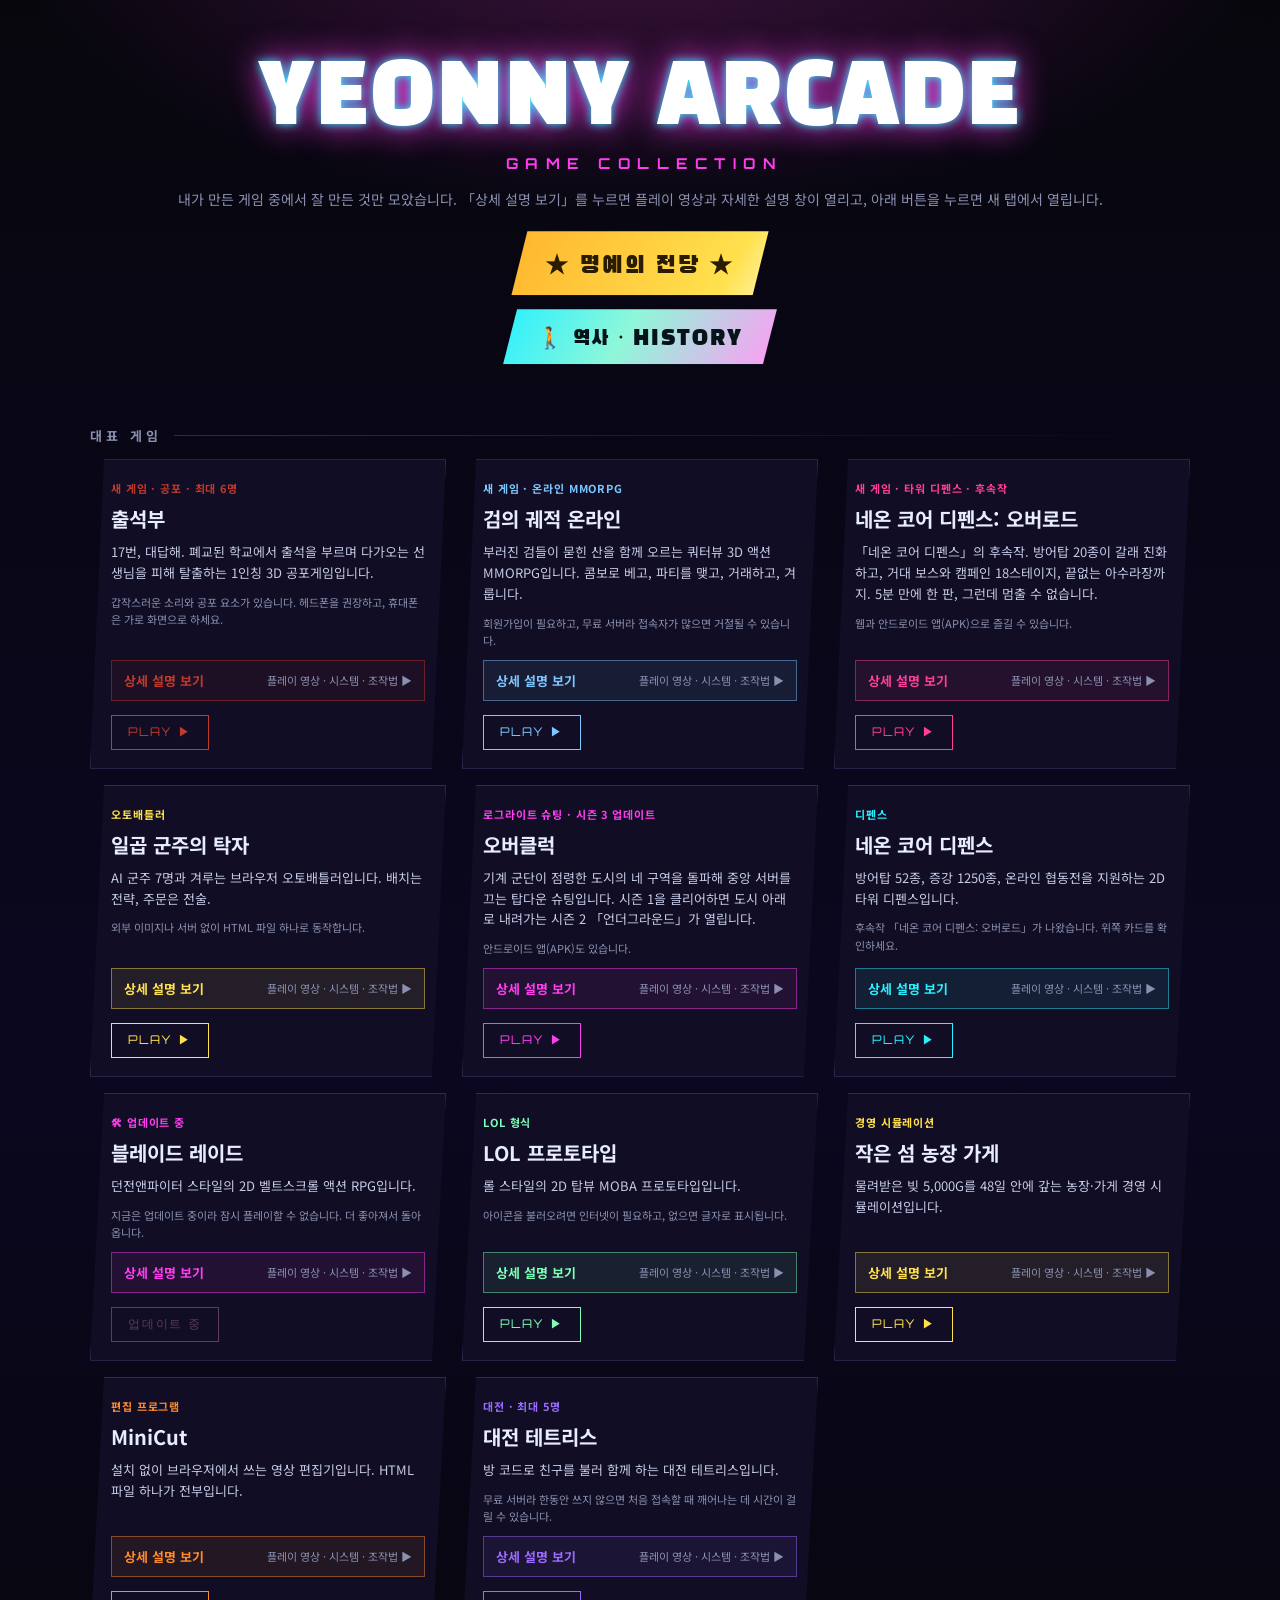
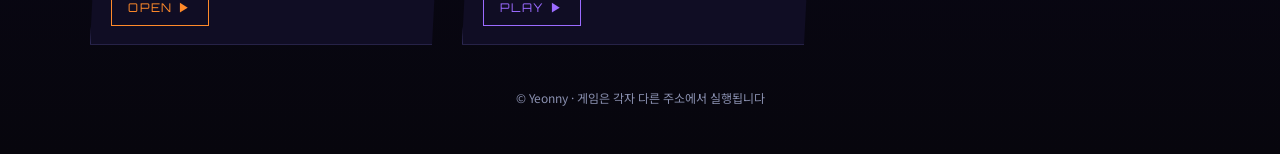
<file: index.html>
<!DOCTYPE html>
<html lang="ko">
<head>
<meta charset="utf-8">
<meta name="viewport" content="width=device-width,initial-scale=1,viewport-fit=cover">
<title>Yeonny Arcade</title>
<meta name="description" content="내가 만든 게임 모음. 명예의 전당과 대표 게임, 게임마다 상세 설명.">
<meta name="theme-color" content="#07060d">
<link rel="manifest" href="manifest.webmanifest">
<link rel="apple-touch-icon" href="icons/apple-touch-icon.png">
<meta name="apple-mobile-web-app-capable" content="yes">
<meta name="apple-mobile-web-app-title" content="Arcade">
<link rel="preconnect" href="https://fonts.googleapis.com">
<link rel="preconnect" href="https://fonts.gstatic.com" crossorigin>
<link href="https://fonts.googleapis.com/css2?family=Black+Han+Sans&family=Jua&family=Nanum+Myeongjo:wght@800&family=Noto+Sans+KR:wght@400;700&family=Orbitron:wght@700;900&display=swap" rel="stylesheet">
<style>
:root{--bg:#07060d;--panel:#100d24;--line:#2e2a55;--tx:#e8ecff;--mu:#8a90b0;--cy:#29f0ff;--mg:#ff3df0;--ye:#ffe14d}
*{box-sizing:border-box;margin:0;padding:0}
html,body{background:var(--bg);color:var(--tx);font-family:'Noto Sans KR','Malgun Gothic',sans-serif;min-height:100%}
body{padding:0 16px 48px;background:
  radial-gradient(900px 420px at 50% -80px,rgba(255,61,240,.22),transparent 70%),
  linear-gradient(var(--bg),#0b0720 60%,var(--bg))}
a{color:inherit;text-decoration:none}
.wrap{max-width:1100px;margin:0 auto}
header{padding:56px 0 28px;text-align:center}
.logo{font-family:'Black Han Sans','Malgun Gothic',sans-serif;font-size:clamp(40px,8vw,84px);line-height:1.05;letter-spacing:2px;color:#fff;text-shadow:0 0 10px var(--cy),0 0 34px var(--mg)}
.sub{font-family:'Orbitron',sans-serif;font-weight:700;letter-spacing:.5em;color:var(--mg);font-size:clamp(10px,2vw,15px);margin-top:10px;text-indent:.5em}
.lead{color:var(--mu);margin-top:16px;font-size:14px}
h2{font-family:'Orbitron','Noto Sans KR',sans-serif;font-size:13px;letter-spacing:.3em;text-transform:uppercase;color:var(--mu);margin:34px 0 14px;display:flex;align-items:center;gap:12px}
h2::after{content:"";flex:1;height:1px;background:linear-gradient(90deg,var(--line),transparent)}
h2 b{color:var(--ye);font-weight:700}
.grid{display:grid;gap:16px;align-items:stretch}
.hof{grid-template-columns:repeat(auto-fit,minmax(min(100%,320px),1fr))}
.games{grid-template-columns:repeat(auto-fill,minmax(min(100%,320px),1fr))}
.card{position:relative;display:flex;flex-direction:column;gap:10px;min-width:0;padding:20px 20px 18px;background:var(--panel);border:1.5px solid var(--line);clip-path:polygon(14px 0,100% 0,calc(100% - 14px) 100%,0 100%);transition:border-color .15s,box-shadow .15s}
.card:hover,.card:focus-within{border-color:var(--c,var(--cy));box-shadow:0 0 26px color-mix(in srgb,var(--c,var(--cy)) 40%,transparent)}
.card .tag{font-size:11px;font-weight:700;letter-spacing:.08em;color:var(--c,var(--cy))}
.card h3{font-size:20px;line-height:1.3;overflow-wrap:anywhere}
.card .lead2{font-size:13px;line-height:1.6;color:#c5cae6}
.card ul{list-style:none;display:flex;flex-direction:column;gap:6px;flex:1;padding-top:10px;border-top:1px solid var(--line)}
.card li{font-size:13px;line-height:1.65;color:#cfd4ee;padding-left:14px;position:relative;overflow-wrap:anywhere}
.card li::before{content:"";position:absolute;left:0;top:.72em;width:6px;height:2px;background:var(--c,var(--cy))}
.card details.more{flex:1;border-top:1px solid var(--line);padding-top:10px}
.card summary{cursor:pointer;list-style:none;display:flex;align-items:center;justify-content:space-between;gap:8px;font-size:13px;font-weight:700;color:var(--c,var(--cy));padding:6px 0;user-select:none}
.card summary::-webkit-details-marker{display:none}
.card summary small{font-weight:400;color:var(--mu)}
.card summary::after{content:"＋";font-size:16px;line-height:1}
.card details[open] summary::after{content:"－"}
.card summary:focus-visible{outline:2px solid var(--c,var(--cy));outline-offset:2px}
.card details ul{border-top:0;padding-top:8px}
.card .meta{font-size:11px;color:var(--mu);overflow-wrap:anywhere;line-height:1.6}
.card .go{align-self:flex-start;font-family:'Orbitron',sans-serif;font-size:12px;letter-spacing:.15em;color:var(--c,var(--cy));border:1.5px solid var(--c,var(--cy));padding:8px 16px;margin-top:4px;transition:background .12s,color .12s}
.card .go:hover,.card .go:focus-visible{background:var(--c,var(--cy));color:#07060d;outline:none}
.hof .card{border-color:color-mix(in srgb,var(--ye) 60%,var(--line));background:linear-gradient(160deg,#1a1430,var(--panel))}
.hof .card h3{font-size:23px}
.hof .card li{font-size:13.5px}
.note{font-size:12px;color:var(--mu);margin-top:10px;line-height:1.7}
footer{margin-top:44px;text-align:center;font-size:12px;color:var(--mu)}
@media (prefers-reduced-motion:reduce){.card,.go{transition:none}}

.hof-open{display:block;margin:22px auto 0;font-family:'Black Han Sans','Noto Sans KR',sans-serif;font-size:clamp(18px,3.4vw,24px);letter-spacing:.08em;color:#2a1c00;background:linear-gradient(120deg,#ffb52e,#ffe14d 40%,#fff6b0 50%,#ffe14d 60%,#ffb52e);background-size:220% 100%;border:0;padding:14px 34px;cursor:pointer;clip-path:polygon(16px 0,100% 0,calc(100% - 16px) 100%,0 100%);box-shadow:0 0 30px rgba(255,225,77,.55);animation:shine 3.2s linear infinite,pulse 2.4s ease-in-out infinite}
.hof-open .star{display:inline-block;animation:spin 3s linear infinite}
.hof-open:hover{filter:brightness(1.12)}
.hof-open:focus-visible{outline:3px solid #fff;outline-offset:4px}
@keyframes shine{to{background-position:-220% 0}}
@keyframes pulse{50%{box-shadow:0 0 48px rgba(255,225,77,.9)}}
@keyframes spin{to{transform:rotate(360deg)}}
.hof-ov{position:fixed;inset:0;z-index:50;background:radial-gradient(ellipse at 50% 0,#3a2a06 0,#120c02 55%,#050301 100%);opacity:0;transition:opacity .5s}
.hof-ov.open{opacity:1}
.hof-ov[hidden]{display:none}
#hofFx{position:absolute;inset:0;width:100%;height:100%;pointer-events:none}
.hof-beam{position:absolute;left:50%;top:-10%;width:160vmax;height:160vmax;margin-left:-80vmax;pointer-events:none;opacity:0;background:conic-gradient(from 0deg,transparent 0 8%,rgba(255,225,77,.16) 10%,transparent 12% 20%,rgba(255,225,77,.12) 22%,transparent 24% 33%,rgba(255,200,60,.15) 35%,transparent 37% 48%,rgba(255,225,77,.12) 50%,transparent 52% 63%,rgba(255,200,60,.15) 65%,transparent 67% 78%,rgba(255,225,77,.12) 80%,transparent 82% 100%);-webkit-mask:radial-gradient(circle,#000 0,transparent 55%);mask:radial-gradient(circle,#000 0,transparent 55%)}
.hof-ov.open .hof-beam{opacity:1;transition:opacity 1.2s .2s;animation:rays 40s linear infinite}
@keyframes rays{to{transform:rotate(360deg)}}
.hof-scroll{position:absolute;inset:0;overflow-y:auto;overflow-x:hidden;padding:0 16px 64px;-webkit-overflow-scrolling:touch}
.hof-x{position:fixed;top:max(12px,env(safe-area-inset-top));right:16px;z-index:3;width:44px;height:44px;border-radius:50%;border:1.5px solid rgba(255,225,77,.6);background:rgba(10,6,0,.7);color:#ffe14d;font-size:18px;cursor:pointer}
.hof-x:hover,.hof-x:focus-visible{background:#ffe14d;color:#120c02;outline:none}
.hof-head{text-align:center;padding:64px 0 28px;max-width:1000px;margin:0 auto}
.hof-kicker{font-family:'Orbitron',sans-serif;font-weight:700;letter-spacing:.5em;text-indent:.5em;font-size:12px;color:#ffb52e;opacity:0;transform:translateY(-8px);transition:all .6s .3s}
.hof-ov.open .hof-kicker{opacity:1;transform:none}
.hof-ov h2.hof-title{font-family:'Orbitron','Black Han Sans',sans-serif;font-weight:900;font-size:clamp(34px,9vw,92px);line-height:1.1;letter-spacing:.06em;margin:10px 0 0;display:block;text-transform:none;color:#fff6b0;text-shadow:0 0 14px #ffe14d,0 0 44px #ff9a00}
.hof-ov h2.hof-title::after{display:none}
.hof-title span{display:inline-block;opacity:0;transform:translateY(40px) scale(.6);filter:blur(8px)}
.hof-ov.open .hof-title span{animation:letter .7s cubic-bezier(.2,1.4,.4,1) forwards;animation-delay:calc(.45s + var(--i)*.07s)}
@keyframes letter{to{opacity:1;transform:none;filter:none}}
.hof-sub{margin-top:12px;color:#d9c9a0;font-size:15px;letter-spacing:.2em;opacity:0;transition:opacity .8s 1.6s}
.hof-ov.open .hof-sub{opacity:1}
.hof-ch{position:relative;max-width:1000px;margin:34px auto 0;padding:30px 28px 26px;background:linear-gradient(160deg,rgba(32,22,6,.92),rgba(14,9,3,.94));border:1.5px solid color-mix(in srgb,var(--c) 70%,#000);box-shadow:0 0 40px color-mix(in srgb,var(--c) 28%,transparent),inset 0 0 60px color-mix(in srgb,var(--c) 8%,transparent);clip-path:polygon(22px 0,100% 0,calc(100% - 22px) 100%,0 100%);opacity:0;transform:translateY(60px) scale(.96)}
.hof-ch.in{opacity:1;transform:none;transition:opacity .8s,transform .9s cubic-bezier(.2,1.2,.3,1)}
.hof-ch.in::before{content:"";position:absolute;top:0;bottom:0;width:30%;left:-40%;background:linear-gradient(100deg,transparent,rgba(255,255,255,.22),transparent);animation:sweep 1.4s .3s ease-out forwards;pointer-events:none}
@keyframes sweep{to{left:120%}}
.hof-ch .badge{display:inline-block;font-family:'Orbitron','Noto Sans KR',sans-serif;font-weight:700;font-size:12px;letter-spacing:.14em;color:#120c02;background:var(--c);padding:6px 14px;clip-path:polygon(8px 0,100% 0,calc(100% - 8px) 100%,0 100%)}
.hof-ch h3{font-family:'Black Han Sans','Noto Sans KR',sans-serif;font-weight:400;font-size:clamp(26px,5vw,44px);line-height:1.2;margin:14px 0 6px;color:#fff;text-shadow:0 0 18px var(--c)}
.hof-ch .quote{font-size:clamp(15px,2.4vw,19px);color:var(--c);font-weight:700;margin-bottom:12px}
.hof-ch .para{font-size:15px;line-height:1.85;color:#e6e0cf;margin-top:8px;max-width:78ch}
.hof-ch .chips{display:flex;flex-wrap:wrap;gap:8px;margin:16px 0 14px}
.hof-ch .chips span{font-size:12px;font-weight:700;color:var(--c);border:1px solid color-mix(in srgb,var(--c) 70%,#000);padding:5px 12px;background:color-mix(in srgb,var(--c) 10%,transparent)}
.hof-ch ul{list-style:none;display:grid;grid-template-columns:repeat(auto-fit,minmax(min(100%,420px),1fr));gap:4px 26px;padding-top:12px;border-top:1px solid color-mix(in srgb,var(--c) 40%,#000)}
.hof-ch li{font-size:13px;line-height:1.7;color:#d4cfc0;padding-left:14px;position:relative;overflow-wrap:anywhere}
.hof-ch li::before{content:"";position:absolute;left:0;top:.75em;width:6px;height:2px;background:var(--c)}
.hof-ch .meta{font-size:12px;color:#a89d80;margin-top:12px;line-height:1.6}
.hof-ch .go{display:inline-block;margin-top:18px;font-family:'Orbitron',sans-serif;font-weight:700;font-size:13px;letter-spacing:.15em;color:#120c02;background:var(--c);padding:11px 26px;clip-path:polygon(10px 0,100% 0,calc(100% - 10px) 100%,0 100%);transition:filter .12s,transform .12s}
.hof-ch .go:hover,.hof-ch .go:focus-visible{filter:brightness(1.18);transform:translateY(-2px);outline:none}
.hof-end{max-width:1000px;margin:40px auto 0;text-align:center;color:#d9c9a0;font-size:14px;letter-spacing:.12em;opacity:0;transition:opacity 1s}
.hof-end.in{opacity:1}
body.hof-lock{overflow:hidden}
@media (prefers-reduced-motion:reduce){.hof-open,.hof-open .star,.hof-beam{animation:none!important}.hof-ov,.hof-title span,.hof-kicker,.hof-sub,.hof-ch,.hof-end{transition:none!important;animation:none!important}.hof-title span{opacity:1;transform:none;filter:none}.hof-kicker,.hof-sub,.hof-ch,.hof-end{opacity:1;transform:none}.hof-ch::before{display:none}}

.hof-head{position:relative}
.hof-ring{position:absolute;left:50%;top:58%;border-radius:50%;pointer-events:none;opacity:0;transform:translate(-50%,-50%)}
.hof-ring.r1{width:min(560px,92vw);height:min(560px,92vw);border:2px dashed rgba(255,225,77,.45)}
.hof-ring.r2{width:min(720px,98vw);height:min(720px,98vw);border:1px solid rgba(255,154,0,.35);box-shadow:0 0 40px rgba(255,154,0,.25) inset}
.hof-ov.open .hof-ring{opacity:1;transition:opacity 1.2s 1s;animation:ringspin 22s linear infinite}
.hof-ov.open .hof-ring.r2{animation-duration:34s;animation-direction:reverse}
@keyframes ringspin{to{transform:translate(-50%,-50%) rotate(360deg)}}
.hof-title{will-change:transform}
.hof-ov.open h2.hof-title{animation:titleglow 2.4s 2.2s ease-in-out infinite}
@keyframes titleglow{50%{text-shadow:0 0 22px #fff,0 0 70px #ffb52e}}
.hof-flash{position:absolute;inset:0;background:radial-gradient(circle at 50% 30%,rgba(255,255,230,.95),rgba(255,225,77,.35) 45%,transparent 75%);opacity:0;pointer-events:none}
.hof-flash.boomf{animation:boomf .7s ease-out}
@keyframes boomf{0%{opacity:.9}100%{opacity:0}}
.hof-scroll.shake{animation:shake .55s}
@keyframes shake{0%,100%{transform:none}15%{transform:translate(-6px,4px)}30%{transform:translate(5px,-5px)}45%{transform:translate(-4px,-3px)}60%{transform:translate(4px,3px)}80%{transform:translate(-2px,1px)}}
.hof-snd{position:fixed;top:max(12px,env(safe-area-inset-top));right:68px;z-index:3;width:44px;height:44px;border-radius:50%;border:1.5px solid rgba(255,225,77,.6);background:rgba(10,6,0,.7);color:#ffe14d;font-size:18px;cursor:pointer}
.hof-snd:hover,.hof-snd:focus-visible{background:#ffe14d;outline:none}
.hof-ch.in{box-shadow:0 0 70px color-mix(in srgb,var(--c) 38%,transparent),inset 0 0 70px color-mix(in srgb,var(--c) 10%,transparent)}
.hof-ch.in .badge{animation:badgepop .7s cubic-bezier(.2,1.6,.4,1) .35s backwards}
@keyframes badgepop{from{transform:scale(.3) rotate(-8deg);opacity:0}to{transform:none;opacity:1}}
.hof-ch.in h3{animation:h3in .8s .25s cubic-bezier(.2,1.2,.3,1) backwards}
@keyframes h3in{from{transform:translateX(-40px);opacity:0;filter:blur(6px)}to{transform:none;opacity:1;filter:none}}
.hof-ch.in .chips span{animation:chipin .5s backwards;animation-delay:calc(.6s + var(--n,0)*.08s)}
@keyframes chipin{from{transform:translateY(14px) scale(.8);opacity:0}to{transform:none;opacity:1}}
@media (prefers-reduced-motion:reduce){.hof-ring,.hof-flash,.hof-scroll.shake,.hof-ch.in .badge,.hof-ch.in h3,.hof-ch.in .chips span{animation:none!important}.hof-ring{opacity:.5}.hof-ov.open h2.hof-title{animation:none!important}}
.hof-vid{margin:4px 0 14px;position:relative;border:1.5px solid color-mix(in srgb,var(--c) 60%,#000);box-shadow:0 0 34px color-mix(in srgb,var(--c) 30%,transparent);background:#000;aspect-ratio:16/9;overflow:hidden;max-width:820px}
.hof-vid video{width:100%;height:100%;display:block;object-fit:contain}
.hof-vid figcaption{position:absolute;left:0;right:0;bottom:0;padding:6px 10px;font:700 11px Orbitron,'Noto Sans KR',sans-serif;letter-spacing:.08em;color:#fff;background:linear-gradient(transparent,rgba(0,0,0,.75))}
.hof-ch.in .hof-vid{animation:vidin .9s .45s cubic-bezier(.2,1.2,.3,1) backwards}
@keyframes vidin{from{opacity:0;transform:scale(.92)}to{opacity:1;transform:none}}
</style>
<link rel="stylesheet" href="games.css?v=7">
<link rel="stylesheet" href="history.css?v=5">
<link rel="stylesheet" href="events.css?v=3">
</head>
<body>
<div class="wrap">
  <header>
    <div class="logo">YEONNY ARCADE</div>
    <div class="sub">GAME COLLECTION</div>
    <p class="lead">내가 만든 게임 중에서 잘 만든 것만 모았습니다. 「상세 설명 보기」를 누르면 플레이 영상과 자세한 설명 창이 열리고, 아래 버튼을 누르면 새 탭에서 열립니다.</p>
    <button type="button" class="hof-open" id="hofOpen" aria-haspopup="dialog"><span class="star">★</span> 명예의 전당 <span class="star">★</span></button>
    <button type="button" class="hs-open" id="hsOpen" aria-haspopup="dialog"><span class="ico">🚶</span>역사 · HISTORY</button>
  </header>

  <h2>대표 게임</h2>
  <div class="grid games">
    <article class="card" style="--c:#c0392b">
      <span class="tag">새 게임 · 공포 · 최대 6명</span>
      <h3>출석부</h3>
      <p class="lead2">17번, 대답해. 폐교된 학교에서 출석을 부르며 다가오는 선생님을 피해 탈출하는 1인칭 3D 공포게임입니다.</p>
      <span class="meta">갑작스러운 소리와 공포 요소가 있습니다. 헤드폰을 권장하고, 휴대폰은 가로 화면으로 하세요.</span>
      <button type="button" class="more-btn" data-game="chulseokbu">상세 설명 보기 <span>플레이 영상 · 시스템 · 조작법 ▶</span></button>
      <a class="go" href="https://yeonny3209.github.io/chulseokbu/" target="_blank" rel="noopener">PLAY ▶</a>
    </article>

    <article class="card" style="--c:#7cc7ff">
      <span class="tag">새 게임 · 온라인 MMORPG</span>
      <h3>검의 궤적 온라인</h3>
      <p class="lead2">부러진 검들이 묻힌 산을 함께 오르는 쿼터뷰 3D 액션 MMORPG입니다. 콤보로 베고, 파티를 맺고, 거래하고, 겨룹니다.</p>
      <span class="meta">회원가입이 필요하고, 무료 서버라 접속자가 많으면 거절될 수 있습니다.</span>
      <button type="button" class="more-btn" data-game="swordtrail">상세 설명 보기 <span>플레이 영상 · 시스템 · 조작법 ▶</span></button>
      <a class="go" href="https://sword-trail-online.3d-rpg-game.workers.dev/" target="_blank" rel="noopener">PLAY ▶</a>
    </article>

    <article class="card" style="--c:#ff3d9a">
      <span class="tag">새 게임 · 타워 디펜스 · 후속작</span>
      <h3>네온 코어 디펜스: 오버로드</h3>
      <p class="lead2">「네온 코어 디펜스」의 후속작. 방어탑 20종이 갈래 진화하고, 거대 보스와 캠페인 18스테이지, 끝없는 아수라장까지. 5분 만에 한 판, 그런데 멈출 수 없습니다.</p>
      <span class="meta">웹과 안드로이드 앱(APK)으로 즐길 수 있습니다.</span>
      <button type="button" class="more-btn" data-game="neoncore2">상세 설명 보기 <span>플레이 영상 · 시스템 · 조작법 ▶</span></button>
      <a class="go" href="https://yeonny3209.github.io/neon-core-overload/" target="_blank" rel="noopener">PLAY ▶</a>
    </article>

    <article class="card" style="--c:#ffe14d">
      <span class="tag">오토배틀러</span>
      <h3>일곱 군주의 탁자</h3>
      <p class="lead2">AI 군주 7명과 겨루는 브라우저 오토배틀러입니다. 배치는 전략, 주문은 전술.</p>
      <span class="meta">외부 이미지나 서버 없이 HTML 파일 하나로 동작합니다.</span>
      <button type="button" class="more-btn" data-game="sevenlords">상세 설명 보기 <span>플레이 영상 · 시스템 · 조작법 ▶</span></button>
      <a class="go" href="https://yeonny3209.github.io/seven-lords-table/" target="_blank" rel="noopener">PLAY ▶</a>
    </article>

    <article class="card" style="--c:#ff3df0">
      <span class="tag">로그라이트 슈팅 · 시즌 3 업데이트</span>
      <h3>오버클럭</h3>
      <p class="lead2">기계 군단이 점령한 도시의 네 구역을 돌파해 중앙 서버를 끄는 탑다운 슈팅입니다. 시즌 1을 클리어하면 도시 아래로 내려가는 시즌 2 「언더그라운드」가 열립니다.</p>
      <span class="meta">안드로이드 앱(APK)도 있습니다.</span>
      <button type="button" class="more-btn" data-game="overclock">상세 설명 보기 <span>플레이 영상 · 시스템 · 조작법 ▶</span></button>
      <a class="go" href="https://yeonny3209.github.io/overclock/" target="_blank" rel="noopener">PLAY ▶</a>
    </article>

    <article class="card" style="--c:#29f0ff">
      <span class="tag">디펜스</span>
      <h3>네온 코어 디펜스</h3>
      <p class="lead2">방어탑 52종, 증강 1250종, 온라인 협동전을 지원하는 2D 타워 디펜스입니다.</p>
      <span class="meta">후속작 「네온 코어 디펜스: 오버로드」가 나왔습니다. 위쪽 카드를 확인하세요.</span>
      <button type="button" class="more-btn" data-game="neondefense">상세 설명 보기 <span>플레이 영상 · 시스템 · 조작법 ▶</span></button>
      <a class="go" href="https://yeonny3209.github.io/neon-core-defense/" target="_blank" rel="noopener">PLAY ▶</a>
    </article>

    <article class="card" style="--c:#ff3df0">
      <span class="tag">🛠 업데이트 중</span>
      <h3>블레이드 레이드</h3>
      <p class="lead2">던전앤파이터 스타일의 2D 벨트스크롤 액션 RPG입니다.</p>
      <span class="meta">지금은 업데이트 중이라 잠시 플레이할 수 없습니다. 더 좋아져서 돌아옵니다.</span>
      <button type="button" class="more-btn" data-game="bladeraid">상세 설명 보기 <span>플레이 영상 · 시스템 · 조작법 ▶</span></button>
      <span class="go off" aria-disabled="true">업데이트 중</span>
    </article>

    <article class="card" style="--c:#7dffb8">
      <span class="tag">LOL 형식</span>
      <h3>LOL 프로토타입</h3>
      <p class="lead2">롤 스타일의 2D 탑뷰 MOBA 프로토타입입니다.</p>
      <span class="meta">아이콘을 불러오려면 인터넷이 필요하고, 없으면 글자로 표시됩니다.</span>
      <button type="button" class="more-btn" data-game="lol">상세 설명 보기 <span>플레이 영상 · 시스템 · 조작법 ▶</span></button>
      <a class="go" href="https://yeonny3209.github.io/lol-prototype/" target="_blank" rel="noopener">PLAY ▶</a>
    </article>

    <article class="card" style="--c:#ffe14d">
      <span class="tag">경영 시뮬레이션</span>
      <h3>작은 섬 농장 가게</h3>
      <p class="lead2">물려받은 빚 5,000G를 48일 안에 갚는 농장·가게 경영 시뮬레이션입니다.</p>
      <button type="button" class="more-btn" data-game="farm">상세 설명 보기 <span>플레이 영상 · 시스템 · 조작법 ▶</span></button>
      <a class="go" href="https://yeonny3209.github.io/island-farm-shop/" target="_blank" rel="noopener">PLAY ▶</a>
    </article>

    <article class="card" style="--c:#ff8a2a">
      <span class="tag">편집 프로그램</span>
      <h3>MiniCut</h3>
      <p class="lead2">설치 없이 브라우저에서 쓰는 영상 편집기입니다. HTML 파일 하나가 전부입니다.</p>
      <button type="button" class="more-btn" data-game="minicut">상세 설명 보기 <span>플레이 영상 · 시스템 · 조작법 ▶</span></button>
      <a class="go" href="https://yeonny3209.github.io/minicut/" target="_blank" rel="noopener">OPEN ▶</a>
    </article>

    <article class="card" style="--c:#9b6bff">
      <span class="tag">대전 · 최대 5명</span>
      <h3>대전 테트리스</h3>
      <p class="lead2">방 코드로 친구를 불러 함께 하는 대전 테트리스입니다.</p>
      <span class="meta">무료 서버라 한동안 쓰지 않으면 처음 접속할 때 깨어나는 데 시간이 걸릴 수 있습니다.</span>
      <button type="button" class="more-btn" data-game="tetris">상세 설명 보기 <span>플레이 영상 · 시스템 · 조작법 ▶</span></button>
      <a class="go" href="https://tgame-9sve.onrender.com/" target="_blank" rel="noopener">PLAY ▶</a>
    </article>
  </div>

  <footer>© Yeonny · 게임은 각자 다른 주소에서 실행됩니다</footer>
</div>
<div class="hof-ov" id="hof" hidden role="dialog" aria-modal="true" aria-labelledby="hofTitle">
  <audio id="hofBgm" src="hall-of-fame.mp3" preload="none" loop></audio>
  <canvas id="hofFx" aria-hidden="true"></canvas>
  <div class="hof-flash" id="hofFlash" aria-hidden="true"></div>
  <div class="hof-beam" aria-hidden="true"></div>
  <div class="hof-scroll" id="hofScroll">
    <button type="button" class="hof-snd" id="hofSnd" aria-label="소리 끄기" aria-pressed="false">🔊</button>
    <button type="button" class="hof-x" id="hofClose" aria-label="명예의 전당 닫기">✕</button>
    <div class="hof-head">
      <div class="hof-ring r1" aria-hidden="true"></div><div class="hof-ring r2" aria-hidden="true"></div>
      <div class="hof-kicker">YEONNY ARCADE</div>
      <h2 class="hof-title" id="hofTitle" aria-label="HALL OF FAME"></h2>
      <p class="hof-sub">명예의 전당 · 세 가지 이정표</p>
    </div>
    <section class="hof-ch" style="--c:#ffe14d" data-i="0">
      <div class="badge">FIRST PAGE · 첫 번째 페이지</div>
      <h3>모든 것이 시작된 첫 페이지</h3>
      <p class="quote">“여기서 시작됐다.”</p>
      <figure class="hof-vid"><video muted loop playsinline preload="none" data-src="media/dragon.mp4"></video><figcaption>● PLAY FOOTAGE · 드래곤 보육원 &amp; 배틀 RPG · 직접 플레이</figcaption></figure>
      <p class="para">이 페이지는 처음으로 만든 게임이 태어난 곳입니다. 그 뒤로 이어진 모든 게임의 출발점이고, 그래서 명예의 전당 가장 앞자리에 둡니다.</p><p class="para">처음 만든 게임은 드래곤을 키우고, 교배하고, 3대3으로 싸우는 「드래곤 보육원 &amp; 배틀 RPG」입니다. 이 Streamlit 앱은 그 한 페이지에서 시작해 지금은 업다운 게임부터 타워 디펜스, 좀비 FPS, 리듬 게임, 워들까지 18개 페이지로 자랐습니다.</p>
      <div class="chips"><span style="--n:0">첫 번째 게임</span><span style="--n:1">Streamlit</span><span style="--n:2">페이지 18개</span><span style="--n:3">드래곤 3대3</span></div>
      <ul>
        <li>이 버튼은 앱 안의 「드래곤 보육원 &amp; 배틀 RPG」 페이지로 바로 연결됩니다.</li>
        <li>화면은 React와 Tailwind로 만들어 Streamlit 앱 안에 끼워 넣었습니다.</li>
        <li>게임의 흐름은 먹이 주기, 교배하기, 3대3 전투 순서입니다.</li>
        <li>보육원에서 드래곤을 키우고, 교배소에서 새 드래곤을 얻습니다.</li>
        <li>알을 노리는 밀렵꾼이 나오고, 함정을 설치해 알을 지킬 수 있습니다.</li>
        <li>전투는 드래곤 3마리를 골라 내보내고 턴을 주고받는 방식입니다.</li>
        <li>AI 투기장에서는 컴퓨터와 싸우고, 친선전에서는 사람과 싸웁니다.</li>
        <li>친선전은 한 기기에서 번갈아 조작하거나, 방 코드를 써서 다른 기기와 온라인으로 합니다.</li>
        <li>드래곤에는 각성과 전설 등급이 있고, 속성마다 다른 필살기 연출이 나옵니다.</li>
        <li>모은 드래곤은 도감으로 확인하고, 진행 상황은 내보내기와 불러오기로 옮길 수 있습니다.</li>
        <li>같은 Streamlit 앱 안에는 업다운 게임, 뱀사다리, 쿼리도, 9속성 타워 디펜스, 1대1 멀티 RPG, 드래곤 서바이버, 몽글이 키우기, 좀비 디펜스 FPS, 개미굴 대전, 검투사 아레나, 리듬 세카이, 워들 등 다른 게임도 함께 들어 있습니다.</li>
      </ul>
      <p class="meta">접속하면 Streamlit 로그인 화면으로 넘어갈 수 있습니다. 앱이 비공개이거나 잠들어 있을 때 그렇습니다.</p>
      <a class="go" href="https://qkrtpdbs1-cajfntkjrpgleppcqjkg8n.streamlit.app/dragon_nursery_page" target="_blank" rel="noopener">PLAY ▶</a>
    </section>
    <section class="hof-ch" style="--c:#ff3df0" data-i="1">
      <div class="badge">THE BEST · 가장 잘 만든 게임</div>
      <h3>가장 잘 만든 게임</h3>
      <p class="quote">“내가 만든 것 중 가장 잘 만든 작품.”</p>
      <figure class="hof-vid"><video muted loop playsinline preload="none" data-src="media/bladeraid.mp4"></video><figcaption>● PLAY FOOTAGE · 어둠의 숲 · 직접 플레이</figcaption></figure>
      <p class="para">직접 만든 게임 중에서 가장 잘 만들었다고 꼽은 작품입니다. 던전앤파이터 스타일의 2D 벨트스크롤 액션 RPG로, 완성도에 가장 공을 들였습니다.</p><p class="para">캐릭터 그림과 효과음을 이미지·음원 파일 없이 코드로 만들었고, 던전 10곳마다 보스를 하나씩 배치했습니다. 코드는 애니메이션, 오디오, 보스, 던전, 적, 이펙트, 로비, 터치 조작까지 18개 모듈로 나뉘어 있습니다.</p>
      <div class="chips"><span style="--n:0">가장 잘 만든 게임</span><span style="--n:1">던전 10곳</span><span style="--n:2">보스 10명</span><span style="--n:3">모듈 18개</span><span style="--n:4">터치·PWA</span></div>
      <ul>
        <li>화면은 2D이고, 그래픽은 Canvas2D, 효과음은 WebAudio로 직접 만들었습니다.</li>
        <li>모닥불이 켜진 야영지 로비에서 가로 카드로 던전을 고릅니다.</li>
        <li>앞의 던전을 클리어해야 다음 던전의 잠금이 풀립니다.</li>
        <li>던전은 어둠의 숲, 잊혀진 신전, 얼어붙은 설원, 버려진 광산, 사막의 유적, 죽음의 늪, 강철 공장, 천상의 회랑, 심연의 나락, 군주의 옥좌까지 10곳입니다.</li>
        <li>던전마다 보스가 따로 있어 바르카스, 요툰, 고르곤, 네크렘, 펜라, CX-9, 세라핌, 아즈모르, 이그니스, 카오스 10명과 차례로 싸웁니다.</li>
        <li>주인공은 검귀 카엘이고, 돌진참과 지진검 같은 기술을 씁니다.</li>
        <li>캐릭터는 이미지 파일 없이 코드로 부위별로 그려서 움직입니다.</li>
        <li>로비에서 보유 골드와 진행도, 던전별 최고 랭크를 확인합니다.</li>
        <li>컴퓨터는 키보드와 마우스, 휴대폰은 화면 터치로 조작합니다.</li>
        <li>설치형 웹앱(PWA)이라 홈 화면에 추가해 오프라인으로도 열 수 있고, 안드로이드 앱 프로젝트도 들어 있습니다.</li>
        <li>직접 만든 게임 중에서 가장 잘 만든 작품으로 꼽은 게임입니다.</li>
      </ul>
      
      <span class="go off" aria-disabled="true">업데이트 중 · 잠시 플레이할 수 없어요</span>
    </section>
    <section class="hof-ch" style="--c:#29f0ff" data-i="2">
      <div class="badge">FIRST 3D · 첫 번째 3D 게임</div>
      <h3>처음으로 도전한 3D</h3>
      <p class="quote">“평면을 벗어난 첫 번째 세계.”</p>
      <figure class="hof-vid"><video muted loop playsinline preload="none" data-src="media/portal3d.mp4"></video><figcaption>● PLAY FOOTAGE · Dragon Rider 1단계 · 알 도둑 · 직접 플레이</figcaption></figure>
      <p class="para">처음으로 만든 3D 게임입니다. 평면 위에서 움직이던 게임과 달리, 이 게임에서는 처음으로 입체 공간을 달리고 날아다닙니다.</p><p class="para">React Three Fiber로 만든 「My 3D Game Universe」 안에는 하드코어 액션 RPG 「끝없는 수련」, 알을 훔쳐 부화시키고 하늘에서 싸우는 「드래곤 라이더」, 점프맵 「시련의 탑」, 방탈출 「잠긴 방」까지 네 개의 3D 게임이 들어 있고, 파티·결투·거래로 친구와 함께 즐기는 멀티플레이 메뉴까지 갖췄습니다.</p>
      <div class="chips"><span style="--n:0">첫 번째 3D</span><span style="--n:1">React Three Fiber</span><span style="--n:2">게임 4종</span><span style="--n:3">멀티플레이</span></div>
      <ul>
        <li>처음으로 만든 3D 게임이고, 이름은 「My 3D Game Universe」입니다.</li>
        <li>하드코어 액션 RPG(9개 직업 · 6차 전직 · PVP), 드래곤 라이더(잠입 · 부화 · 비행 슈팅), 시련의 탑(점프맵 · 타임어택), 잠긴 방(방탈출) 네 가지 게임을 담았습니다.</li>
        <li>설치 없이 브라우저에서 바로 플레이합니다.</li>
        <li>RPG에는 직업 선택과 전직관이 있어 캐릭터를 성장시킵니다.</li>
        <li>같이 하기 메뉴에서 파티 초대, 결투 신청, 거래 신청을 할 수 있습니다.</li>
        <li>파밍의 투기장과 힐러의 부활처럼 여럿이 함께 하는 요소가 있습니다.</li>
        <li>다른 기기의 가족·친구와는 인터넷 중계 서버를 거쳐 만납니다.</li>
        <li>서버가 없어도 혼자 하는 로컬 모드로 게임이 정상 동작합니다.</li>
        <li>컴퓨터는 좌클릭, 점프, 우클릭 드래그로 시점을 돌리며 조작합니다.</li>
        <li>휴대폰에서는 화면 조이스틱으로 움직입니다.</li>
        <li>Netlify에 무료로 배포했고, 주소만 알면 컴퓨터와 휴대폰 어디서나 열립니다.</li>
      </ul>
      <p class="meta">세부 기능은 소스 코드를 기준으로 적었습니다. 실제 화면과 조금 다를 수 있습니다.</p>
      <a class="go" href="https://chimerical-licorice-8b602c.netlify.app/" target="_blank" rel="noopener">PLAY ▶</a>
    </section>
    <p class="hof-end">★ 이 세 게임이 지금의 Yeonny Arcade를 만들었습니다 ★</p>
  </div>
</div>

<script>
(function () {
  var $ = function (id) { return document.getElementById(id); };
  var ov = $('hof'), openBtn = $('hofOpen'), closeBtn = $('hofClose'), sndBtn = $('hofSnd');
  var title = $('hofTitle'), scroller = $('hofScroll'), cv = $('hofFx'), bgm = $('hofBgm'), flash = $('hofFlash'), beam = ov.querySelector('.hof-beam');
  var reduce = window.matchMedia && matchMedia('(prefers-reduced-motion: reduce)').matches;
  var timers = [], raf = 0, running = false, lastFocus = null;
  var rockets = [], sparks = [], confetti = [], t0 = 0, pulse = 0;
  var muted = false;
  try { muted = localStorage.getItem('hofMute') === '1'; } catch (e) { }

  // ---------- 제목 글자 쪼개기 ----------
  'HALL OF FAME'.split('').forEach(function (ch, i) {
    var s = document.createElement('span');
    s.style.setProperty('--i', i);
    s.textContent = ch === ' ' ? ' ' : ch;
    title.appendChild(s);
  });

  // ---------- 소리: 직접 만든 배경음악 + 합성 효과음 ----------
  var AC = window.AudioContext || window.webkitAudioContext;
  var ac = null, master = null, analyser = null, freq = null, routed = false, noiseBuf = null;
  function ensureAudio() {
    if (!AC) return false;
    if (!ac) {
      try {
        ac = new AC(); master = ac.createGain(); master.gain.value = muted ? 0 : 1;
        analyser = ac.createAnalyser(); analyser.fftSize = 128; analyser.smoothingTimeConstant = 0.75;
        freq = new Uint8Array(analyser.frequencyBinCount);
        master.connect(analyser); analyser.connect(ac.destination);
        var n = ac.sampleRate; noiseBuf = ac.createBuffer(1, n, ac.sampleRate); var d = noiseBuf.getChannelData(0);
        for (var i = 0; i < n; i++) d[i] = Math.random() * 2 - 1;
        // 파일(file://)로 열면 브라우저가 음악 분석을 막아 소리가 끊기므로 http(s)에서만 연결한다
        if (/^https?:/.test(location.protocol)) { var src = ac.createMediaElementSource(bgm); src.connect(master); routed = true; }
      } catch (e) { ac = null; return false; }
    }
    if (ac.state === 'suspended') ac.resume();
    return true;
  }
  function tone(type, f0, f1, dur, vol, delay) {
    if (!ac || muted) return;
    var t = ac.currentTime + (delay || 0), o = ac.createOscillator(), g = ac.createGain();
    o.type = type; o.frequency.setValueAtTime(f0, t); o.frequency.exponentialRampToValueAtTime(Math.max(20, f1), t + dur);
    g.gain.setValueAtTime(vol, t); g.gain.exponentialRampToValueAtTime(0.001, t + dur);
    o.connect(g); g.connect(master); o.start(t); o.stop(t + dur + 0.05);
  }
  function noise(dur, vol, f0, f1, type, delay) {
    if (!ac || muted) return;
    var t = ac.currentTime + (delay || 0), s = ac.createBufferSource(); s.buffer = noiseBuf;
    var f = ac.createBiquadFilter(); f.type = type || 'lowpass';
    f.frequency.setValueAtTime(f0, t); f.frequency.exponentialRampToValueAtTime(Math.max(30, f1), t + dur);
    var g = ac.createGain(); g.gain.setValueAtTime(vol, t); g.gain.exponentialRampToValueAtTime(0.001, t + dur);
    s.connect(f); f.connect(g); g.connect(master); s.start(t, Math.random() * 0.4); s.stop(t + dur + 0.05);
  }
  var sfx = {
    whoosh: function () { noise(1.4, 0.35, 200, 5000, 'bandpass'); tone('sawtooth', 90, 700, 1.3, 0.05); },
    tick: function (i) { tone('triangle', 900 + i * 90, 900 + i * 90, 0.06, 0.07); },
    boom: function () { tone('sine', 130, 28, 0.9, 0.55); noise(0.9, 0.5, 2400, 70, 'lowpass'); tone('sawtooth', 60, 30, 0.8, 0.12); },
    reveal: function () { [523, 659, 784, 1046, 1318].forEach(function (f, i) { tone('triangle', f, f, 0.45, 0.1, i * 0.07); tone('sine', f * 2, f * 2, 0.35, 0.04, i * 0.07); }); noise(0.5, 0.18, 6000, 1500, 'highpass'); },
    whistle: function () { tone('sine', 500 + Math.random() * 300, 1500, 0.35, 0.05); },
    pop: function () { noise(0.4, 0.28, 5000, 300, 'lowpass'); tone('sine', 220, 60, 0.25, 0.2); noise(0.6, 0.09, 9000, 4000, 'highpass', 0.05); },
    finale: function () { [392, 523, 659, 784, 1046, 1318, 1568].forEach(function (f, i) { tone('square', f, f, 0.6, 0.05, i * 0.09); tone('triangle', f / 2, f / 2, 0.7, 0.08, i * 0.09); }); }
  };
  function applyMute() {
    if (master) master.gain.value = muted ? 0 : 1;
    bgm.muted = routed ? false : muted; // 연결된 경우 master 가 음소거를 처리하고, 아니면 직접 음소거한다
    sndBtn.textContent = muted ? '🔇' : '🔊';
    sndBtn.setAttribute('aria-pressed', muted ? 'true' : 'false');
    sndBtn.setAttribute('aria-label', muted ? '소리 켜기' : '소리 끄기');
    try { localStorage.setItem('hofMute', muted ? '1' : '0'); } catch (e) { }
  }
  var fadeT = 0;
  function fadeMusic(to, ms, done) {
    clearInterval(fadeT);
    var from = bgm.volume, steps = Math.max(1, ms / 50), i = 0;
    fadeT = setInterval(function () {
      i++; bgm.volume = Math.max(0, Math.min(1, from + (to - from) * (i / steps)));
      if (i >= steps) { clearInterval(fadeT); if (done) done(); }
    }, 50);
  }
  function startMusic() {
    bgm.currentTime = 0; bgm.volume = 0; bgm.loop = true;
    var p = bgm.play(); if (p && p.catch) p.catch(function () { });
    fadeMusic(0.8, 2500);
  }

  // ---------- 불꽃 · 색종이 · 스펙트럼 ----------
  var COLORS = ['#ffe14d', '#ffb52e', '#ff3df0', '#29f0ff', '#7dffb8', '#ffffff', '#ff6a1a'];
  function size() { var d = Math.min(2, window.devicePixelRatio || 1); cv.width = innerWidth * d; cv.height = innerHeight * d; }
  function launch(x, color) {
    rockets.push({ x: x == null ? innerWidth * (0.12 + Math.random() * 0.76) : x, y: innerHeight + 10, vy: -(9 + Math.random() * 4), ty: innerHeight * (0.12 + Math.random() * 0.32), c: color || COLORS[Math.floor(Math.random() * COLORS.length)], px: 0, py: 0 });
    sfx.whistle();
  }
  function explodeAt(x, y, color, n) {
    n = n || 70;
    var ring = Math.random() < 0.4;
    for (var i = 0; i < n; i++) {
      var a = ring ? (i / n) * 6.283 : Math.random() * 6.283, sp = ring ? 4.2 : 1.5 + Math.random() * 5;
      sparks.push({ x: x, y: y, px: x, py: y, vx: Math.cos(a) * sp, vy: Math.sin(a) * sp, life: 55 + Math.random() * 40, max: 95, c: Math.random() < 0.25 ? '#ffffff' : color });
    }
    sfx.pop();
  }
  function confettiBurst(x, y, n, color) {
    for (var i = 0; i < n; i++) {
      var a = -Math.PI / 2 + (Math.random() - 0.5) * 2.4, sp = 5 + Math.random() * 11;
      confetti.push({ x: x, y: y, vx: Math.cos(a) * sp, vy: Math.sin(a) * sp, w: 5 + Math.random() * 6, h: 3 + Math.random() * 5, r: Math.random() * 6.283, vr: (Math.random() - 0.5) * 0.4, c: color && Math.random() < 0.5 ? color : COLORS[Math.floor(Math.random() * COLORS.length)], life: 220 + Math.random() * 120 });
    }
  }
  function bassLevel() {
    if (routed && analyser) {
      analyser.getByteFrequencyData(freq);
      var s = 0; for (var i = 0; i < 6; i++) s += freq[i];
      return s / 6 / 255;
    }
    var t = (performance.now() - t0) / 1000; // 분석이 막힌 경우: 박자 느낌의 가짜 맥박
    return muted ? 0 : 0.35 + 0.35 * Math.pow(Math.max(0, Math.sin(t * 6.4)), 6);
  }
  function frame() {
    if (!running) return;
    var d = Math.min(2, window.devicePixelRatio || 1), x = cv.getContext('2d'), W = innerWidth, H = innerHeight, i, p;
    x.setTransform(d, 0, 0, d, 0, 0); x.clearRect(0, 0, W, H);
    // 박자에 맞춰 제목과 광선이 맥박친다
    var b = bassLevel(); pulse += (b - pulse) * 0.35;
    title.style.transform = 'scale(' + (1 + pulse * 0.045).toFixed(3) + ')';
    beam.style.filter = 'brightness(' + (1 + pulse * 1.4).toFixed(2) + ')';
    x.globalCompositeOperation = 'lighter';
    // 하단 스펙트럼
    var bars = 48, bw = W / bars;
    if (routed && analyser) analyser.getByteFrequencyData(freq);
    for (i = 0; i < bars; i++) {
      var v;
      if (routed && analyser) v = freq[Math.floor(i * freq.length / bars)] / 255;
      else { var tt = (performance.now() - t0) / 1000; v = muted ? 0.04 : 0.18 + 0.3 * Math.abs(Math.sin(tt * 3 + i * 0.5)) * (0.4 + 0.6 * Math.abs(Math.sin(tt * 1.3 + i * 0.2))); }
      var h = 6 + v * H * 0.22;
      var g = x.createLinearGradient(0, H, 0, H - h); g.addColorStop(0, 'rgba(255,181,46,0.55)'); g.addColorStop(1, 'rgba(255,225,77,0)');
      x.fillStyle = g; x.fillRect(i * bw + 2, H - h, bw - 4, h);
    }
    // 로켓
    for (i = rockets.length - 1; i >= 0; i--) {
      p = rockets[i]; p.px = p.x; p.py = p.y; p.y += p.vy; p.vy *= 0.985;
      x.globalAlpha = 1; x.strokeStyle = p.c; x.lineWidth = 2.5; x.beginPath(); x.moveTo(p.px, p.py + 14); x.lineTo(p.x, p.y); x.stroke();
      if (p.y <= p.ty || p.vy > -2.4) { explodeAt(p.x, p.y, p.c, 80); flash.classList.remove('boomf'); void flash.offsetWidth; flash.classList.add('boomf'); rockets.splice(i, 1); }
    }
    // 불꽃 입자 (꼬리 포함)
    for (i = sparks.length - 1; i >= 0; i--) {
      p = sparks[i]; p.life--; p.px = p.x; p.py = p.y; p.x += p.vx; p.y += p.vy; p.vy += 0.07; p.vx *= 0.985; p.vy *= 0.985;
      if (p.life <= 0) { sparks.splice(i, 1); continue; }
      var k = p.life / p.max; x.globalAlpha = Math.min(1, k * 1.5); x.strokeStyle = p.c; x.lineWidth = 1 + k * 2;
      x.beginPath(); x.moveTo(p.px, p.py); x.lineTo(p.x, p.y); x.stroke();
    }
    // 색종이
    x.globalCompositeOperation = 'source-over';
    for (i = confetti.length - 1; i >= 0; i--) {
      p = confetti[i]; p.life--; p.vy += 0.22; p.vx *= 0.985; p.vy *= 0.985; p.x += p.vx + Math.sin(p.life * 0.1) * 0.8; p.y += p.vy; p.r += p.vr;
      if (p.life <= 0 || p.y > H + 20) { confetti.splice(i, 1); continue; }
      x.globalAlpha = Math.min(1, p.life / 40); x.save(); x.translate(p.x, p.y); x.rotate(p.r); x.scale(1, Math.abs(Math.cos(p.r * 1.7)) + 0.15);
      x.fillStyle = p.c; x.fillRect(-p.w / 2, -p.h / 2, p.w, p.h); x.restore();
    }
    // 은은한 금빛 먼지
    if (sparks.length < 400 && Math.random() < 0.6) {
      sparks.push({ x: Math.random() * W, y: H + 6, px: 0, py: 0, vx: (Math.random() - 0.5) * 0.4, vy: -(0.5 + Math.random() * 1.4), life: 200 + Math.random() * 120, max: 320, c: '#ffd24d' });
    }
    x.globalAlpha = 1;
    raf = requestAnimationFrame(frame);
  }

  // ---------- 열기 / 닫기 ----------
  function later(fn, ms) { timers.push(setTimeout(fn, ms)); }
  function shake() { scroller.classList.remove('shake'); void scroller.offsetWidth; scroller.classList.add('shake'); }
  function doFlash() { flash.classList.remove('boomf'); void flash.offsetWidth; flash.classList.add('boomf'); }
  function chapterColor(el) { return (el.style.getPropertyValue('--c') || '#ffe14d').trim(); }
  function open() {
    lastFocus = document.activeElement; ov.hidden = false; document.body.classList.add('hof-lock');
    scroller.scrollTop = 0; t0 = performance.now(); pulse = 0;
    [].forEach.call(ov.querySelectorAll('.hof-ch,.hof-end'), function (e) { e.classList.remove('in'); });
    void ov.offsetWidth; ov.classList.add('open');
    var ok = ensureAudio(); applyMute();
    if (ok) { sfx.whoosh(); }
    [].forEach.call(ov.querySelectorAll('.hof-vid video'), function (v) { if (!v.src) v.src = v.dataset.src; v.muted = true; var p = v.play(); if (p && p.catch) p.catch(function () { }); });
    startMusic();
    var els = ov.querySelectorAll('.hof-ch,.hof-end');
    var steps = reduce ? [0, 0, 0, 0] : [1900, 2800, 3700, 4700];
    if (!reduce) {
      for (var i = 0; i < 12; i++) (function (i) { later(function () { sfx.tick(i); }, 450 + i * 70); })(i);
      later(function () { sfx.boom(); doFlash(); shake(); confettiBurst(innerWidth / 2, innerHeight * 0.3, 140); }, 1400);
      size(); rockets = []; sparks = []; confetti = []; running = true;
      launch(innerWidth * 0.25); later(function () { launch(innerWidth * 0.75); }, 300); later(function () { launch(innerWidth * 0.5); }, 650);
      raf = requestAnimationFrame(frame);
    }
    [].forEach.call(els, function (e, idx) {
      later(function () {
        e.classList.add('in');
        if (idx < 3) {
          sfx.reveal();
          if (!reduce) {
            var c = chapterColor(e);
            doFlash(); shake();
            var rr = e.getBoundingClientRect();
            confettiBurst(rr.left + rr.width * (idx === 1 ? 0.5 : idx === 0 ? 0.2 : 0.8), Math.min(innerHeight * 0.6, Math.max(140, rr.top + 60)), 70, c);
            launch(innerWidth * (idx === 0 ? 0.2 : idx === 1 ? 0.5 : 0.8), c);
          }
        } else {
          sfx.finale();
          if (!reduce) { for (var k = 0; k < 6; k++) (function (k) { later(function () { launch(); }, k * 220); })(k); confettiBurst(innerWidth / 2, innerHeight * 0.9, 160); doFlash(); }
        }
      }, steps[idx]);
    });
    // 이후에도 가끔 불꽃을 쏘아 올린다
    if (!reduce) later(function loop() { if (!running) return; launch(); timers.push(setTimeout(loop, 1400 + Math.random() * 1800)); }, 6200);
    closeBtn.focus({ preventScroll: true });
  }
  function close() {
    [].forEach.call(ov.querySelectorAll('.hof-vid video'), function (v) { v.pause(); });
    ov.classList.remove('open'); timers.forEach(clearTimeout); timers = [];
    fadeMusic(0, 600, function () { bgm.pause(); });
    setTimeout(function () { running = false; cancelAnimationFrame(raf); ov.hidden = true; document.body.classList.remove('hof-lock'); title.style.transform = ''; }, reduce ? 0 : 650);
    if (lastFocus && lastFocus.focus) lastFocus.focus({ preventScroll: true });
  }
  openBtn.addEventListener('click', open); closeBtn.addEventListener('click', close);
  sndBtn.addEventListener('click', function () { muted = !muted; applyMute(); if (!muted && ac && ac.state === 'suspended') ac.resume(); });
  ov.addEventListener('click', function (e) { if (e.target === ov || e.target === scroller) close(); });
  addEventListener('keydown', function (e) {
    if (ov.hidden) return;
    if (e.key === 'Escape') { close(); return; }
    if (e.key === 'm' || e.key === 'M') { muted = !muted; applyMute(); return; }
    if (e.key === 'Tab') {
      var f = [].slice.call(ov.querySelectorAll('a[href],button')); if (!f.length) return;
      var first = f[0], last = f[f.length - 1];
      if (e.shiftKey && document.activeElement === first) { e.preventDefault(); last.focus(); }
      else if (!e.shiftKey && document.activeElement === last) { e.preventDefault(); first.focus(); }
    }
  });
  document.addEventListener('visibilitychange', function () { if (document.hidden && !ov.hidden) { bgm.pause(); } else if (!document.hidden && !ov.hidden) { var p = bgm.play(); if (p && p.catch) p.catch(function () { }); } });
  addEventListener('resize', function () { if (running) size(); });
  applyMute();
})();

</script>
<script src="games-data.js?v=5"></script>
<script src="games.js?v=4"></script>
<script src="history.js?v=6"></script>
<script src="pwa.js?v=1"></script>
</body>
</html>
</file>
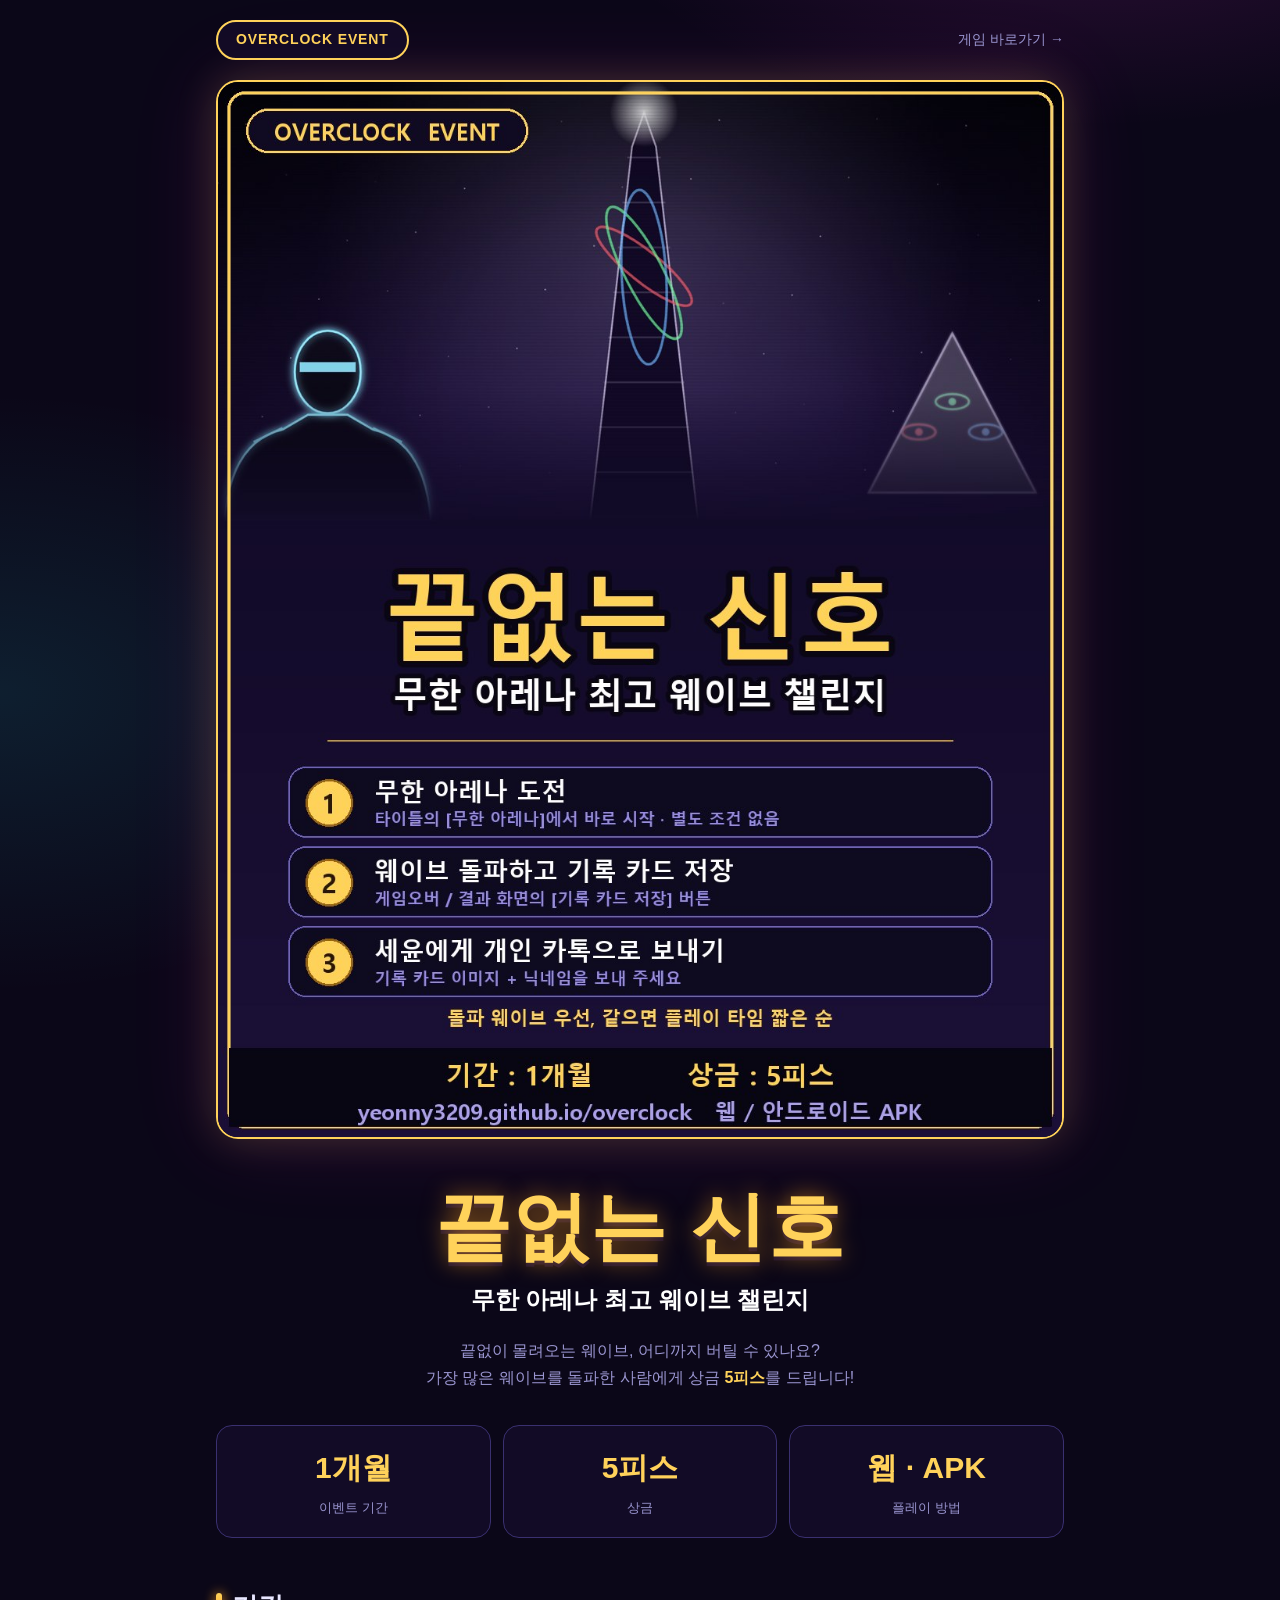
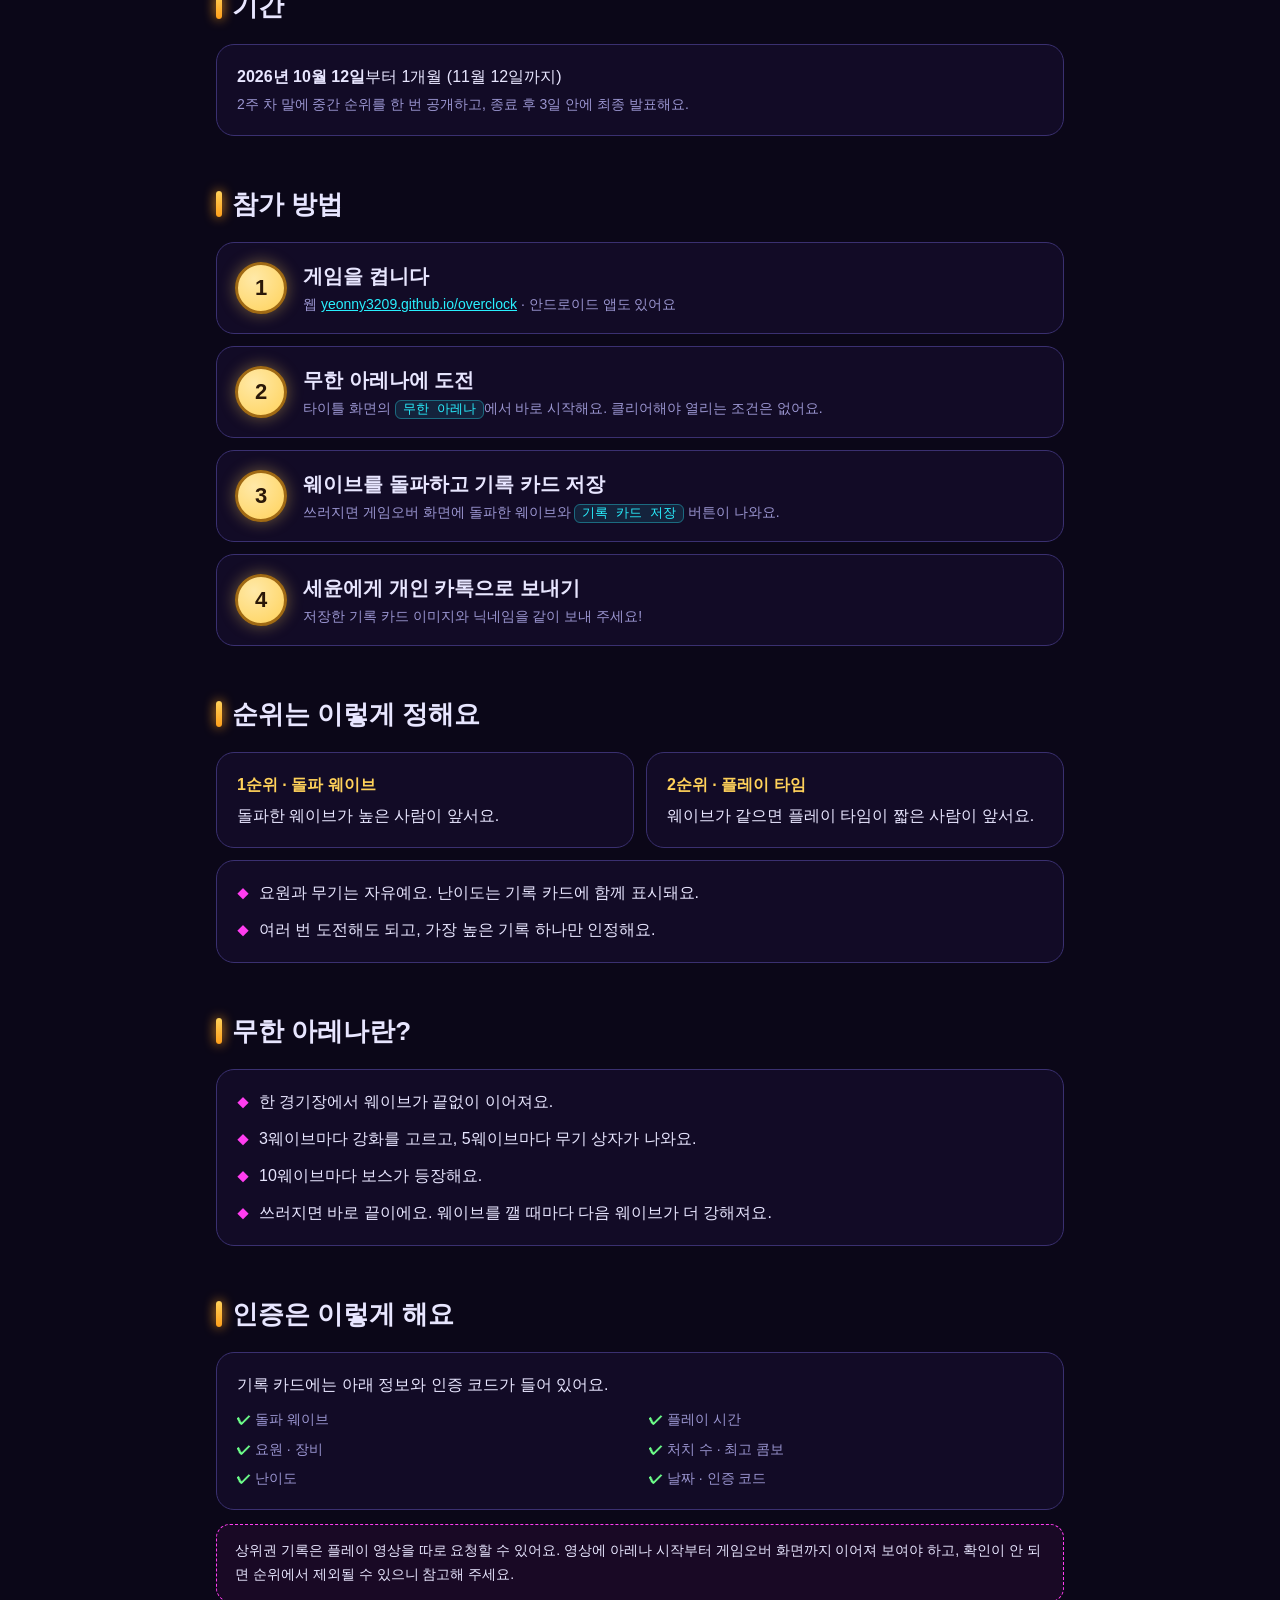
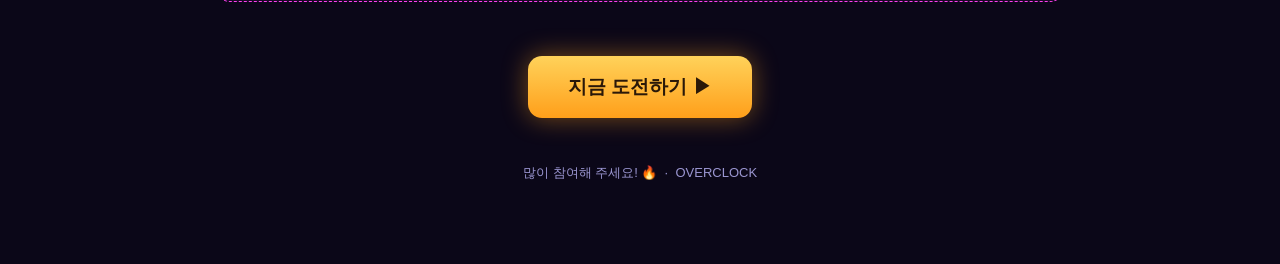
<file: overclock-event.html>
<!doctype html>
<html lang="ko">
<head>
<meta charset="utf-8">
<meta name="viewport" content="width=device-width,initial-scale=1">
<title>오버클럭 이벤트 · 끝없는 신호</title>
<meta name="description" content="무한 아레나에서 가장 많은 웨이브를 돌파한 사람에게 상금 5피스를 드립니다.">
<style>
:root{--bg:#0b0718;--bg2:#150d2c;--card:#120b26;--line:#3a3070;--gold:#ffd25a;--gold2:#ff9f1a;--cy:#29f0ff;--mg:#ff3df0;--tx:#e8e6ff;--mu:#9a95d0}
@media (prefers-color-scheme:light){:root{--bg:#0b0718}}
*{box-sizing:border-box;margin:0;padding:0}
html{scroll-behavior:smooth}
body{background:radial-gradient(900px 500px at 85% -5%,rgba(255,61,240,.18),transparent 60%),radial-gradient(800px 500px at 0% 20%,rgba(41,240,255,.10),transparent 60%),var(--bg);color:var(--tx);font-family:'Noto Sans KR','Malgun Gothic','Apple SD Gothic Neo',sans-serif;line-height:1.7;min-height:100vh}
.wrap{max-width:880px;margin:0 auto;padding:0 16px 80px}
.top{display:flex;justify-content:space-between;align-items:center;padding:20px 0}
.pill{border:2px solid var(--gold);color:var(--gold);border-radius:999px;padding:6px 18px;font-weight:900;letter-spacing:.06em;font-size:14px;background:rgba(20,12,40,.8)}
.top a{color:var(--mu);font-size:14px;text-decoration:none}
.top a:hover{color:var(--cy)}
.hero{border:2px solid var(--gold);border-radius:22px;overflow:hidden;box-shadow:0 0 40px rgba(255,210,90,.18),0 0 90px rgba(255,61,240,.12)}
.hero img{display:block;width:100%;height:auto}
.title{text-align:center;margin:44px 0 8px}
.title h1{font-size:clamp(40px,9vw,76px);font-weight:900;color:var(--gold);text-shadow:0 0 22px rgba(255,159,26,.55),0 4px 0 #1a0f33;line-height:1.15;letter-spacing:.02em}
.title p{font-size:clamp(17px,3.4vw,24px);font-weight:700;color:#fff;margin-top:10px}
.lead{text-align:center;color:var(--mu);margin:16px auto 0;max-width:600px}
.facts{display:grid;grid-template-columns:repeat(3,1fr);gap:12px;margin:34px 0 8px}
.fact{background:var(--card);border:1px solid var(--line);border-radius:16px;padding:16px 10px;text-align:center}
.fact b{display:block;color:var(--gold);font-size:clamp(20px,4.4vw,30px);font-weight:900}
.fact span{color:var(--mu);font-size:13px}
h2{font-size:clamp(20px,3.8vw,26px);margin:46px 0 16px;display:flex;align-items:center;gap:10px}
h2::before{content:"";width:6px;height:26px;border-radius:3px;background:linear-gradient(var(--gold),var(--gold2));box-shadow:0 0 12px var(--gold2)}
.steps{display:grid;gap:12px;counter-reset:s}
.step{counter-increment:s;display:flex;gap:16px;align-items:center;background:var(--card);border:1px solid var(--line);border-radius:18px;padding:16px 18px}
.step::before{content:counter(s);flex:0 0 46px;height:46px;border-radius:50%;background:radial-gradient(circle at 35% 30%,#ffe9a8,var(--gold));color:#2a1808;font-weight:900;font-size:22px;display:grid;place-items:center;border:3px solid #a06a14;box-shadow:0 0 16px rgba(255,210,90,.4)}
.step b{display:block;font-size:clamp(16px,3.6vw,20px)}
.step span{display:block;color:var(--mu);font-size:14px}
.step code,.rules code{background:rgba(41,240,255,.1);border:1px solid rgba(41,240,255,.35);color:var(--cy);padding:1px 7px;border-radius:6px;font-size:.92em}
.panel{background:var(--card);border:1px solid var(--line);border-radius:18px;padding:18px 20px}
.panel ul{list-style:none;display:grid;gap:10px}
.panel li{position:relative;padding-left:22px}
.panel li::before{content:"◆";position:absolute;left:0;color:var(--mg);font-size:12px;top:5px}
.rank{display:grid;grid-template-columns:repeat(2,1fr);gap:12px}
.rank .panel b{color:var(--gold);display:block;margin-bottom:4px}
.card-box{display:grid;grid-template-columns:1fr 1fr;gap:6px 18px;margin-top:10px}
.card-box span{color:var(--mu);font-size:14px}
.card-box span::before{content:"✔ ";color:#6dff8a}
.note{margin-top:14px;padding:14px 18px;border-radius:14px;border:1px dashed var(--mg);background:rgba(255,61,240,.06);font-size:14px}
.cta{text-align:center;margin:54px 0 10px}
.btn{display:inline-block;text-decoration:none;color:#2a1808;background:linear-gradient(var(--gold),var(--gold2));font-weight:900;font-size:19px;padding:15px 40px;border-radius:14px;box-shadow:0 0 26px rgba(255,159,26,.45);transition:transform .15s}
.btn:hover{transform:translateY(-2px)}
.btn.alt{background:transparent;color:var(--cy);border:2px solid var(--cy);box-shadow:0 0 18px rgba(41,240,255,.25);margin-left:8px}
.foot{text-align:center;color:var(--mu);font-size:13px;margin-top:44px}
@media(max-width:600px){.facts{grid-template-columns:1fr 1fr 1fr;gap:8px}.fact{padding:12px 4px}.rank,.card-box{grid-template-columns:1fr}.btn.alt{margin:12px 0 0}.step{padding:14px}.step::before{flex-basis:40px;height:40px;font-size:19px}}
</style>
</head>
<body>
<div class="wrap">
  <div class="top"><span class="pill">OVERCLOCK EVENT</span><a href="https://yeonny3209.github.io/overclock/" target="_blank" rel="noopener">게임 바로가기 →</a></div>

  <div class="hero"><img src="[data-uri]" alt="오버클럭 이벤트 끝없는 신호 포스터"></div>

  <div class="title">
    <h1>끝없는 신호</h1>
    <p>무한 아레나 최고 웨이브 챌린지</p>
  </div>
  <p class="lead">끝없이 몰려오는 웨이브, 어디까지 버틸 수 있나요?<br>가장 많은 웨이브를 돌파한 사람에게 상금 <b style="color:var(--gold)">5피스</b>를 드립니다!</p>

  <div class="facts">
    <div class="fact"><b>1개월</b><span>이벤트 기간</span></div>
    <div class="fact"><b>5피스</b><span>상금</span></div>
    <div class="fact"><b>웹 · APK</b><span>플레이 방법</span></div>
  </div>

  <h2>기간</h2>
  <div class="panel"><b>2026년 10월 12일</b>부터 1개월 (11월 12일까지)<br><span style="color:var(--mu);font-size:14px">2주 차 말에 중간 순위를 한 번 공개하고, 종료 후 3일 안에 최종 발표해요.</span></div>

  <h2>참가 방법</h2>
  <div class="steps">
    <div class="step"><div><b>게임을 켭니다</b><span>웹 <a href="https://yeonny3209.github.io/overclock/" target="_blank" rel="noopener" style="color:var(--cy)">yeonny3209.github.io/overclock</a> · 안드로이드 앱도 있어요</span></div></div>
    <div class="step"><div><b>무한 아레나에 도전</b><span>타이틀 화면의 <code>무한 아레나</code>에서 바로 시작해요. 클리어해야 열리는 조건은 없어요.</span></div></div>
    <div class="step"><div><b>웨이브를 돌파하고 기록 카드 저장</b><span>쓰러지면 게임오버 화면에 돌파한 웨이브와 <code>기록 카드 저장</code> 버튼이 나와요.</span></div></div>
    <div class="step"><div><b>세윤에게 개인 카톡으로 보내기</b><span>저장한 기록 카드 이미지와 닉네임을 같이 보내 주세요!</span></div></div>
  </div>

  <h2>순위는 이렇게 정해요</h2>
  <div class="rank">
    <div class="panel"><b>1순위 · 돌파 웨이브</b>돌파한 웨이브가 높은 사람이 앞서요.</div>
    <div class="panel"><b>2순위 · 플레이 타임</b>웨이브가 같으면 플레이 타임이 짧은 사람이 앞서요.</div>
  </div>
  <div class="panel rules" style="margin-top:12px"><ul>
    <li>요원과 무기는 자유예요. 난이도는 기록 카드에 함께 표시돼요.</li>
    <li>여러 번 도전해도 되고, 가장 높은 기록 하나만 인정해요.</li>
  </ul></div>

  <h2>무한 아레나란?</h2>
  <div class="panel"><ul>
    <li>한 경기장에서 웨이브가 끝없이 이어져요.</li>
    <li>3웨이브마다 강화를 고르고, 5웨이브마다 무기 상자가 나와요.</li>
    <li>10웨이브마다 보스가 등장해요.</li>
    <li>쓰러지면 바로 끝이에요. 웨이브를 깰 때마다 다음 웨이브가 더 강해져요.</li>
  </ul></div>

  <h2>인증은 이렇게 해요</h2>
  <div class="panel">기록 카드에는 아래 정보와 인증 코드가 들어 있어요.
    <div class="card-box"><span>돌파 웨이브</span><span>플레이 시간</span><span>요원 · 장비</span><span>처치 수 · 최고 콤보</span><span>난이도</span><span>날짜 · 인증 코드</span></div>
  </div>
  <div class="note">상위권 기록은 플레이 영상을 따로 요청할 수 있어요. 영상에 아레나 시작부터 게임오버 화면까지 이어져 보여야 하고, 확인이 안 되면 순위에서 제외될 수 있으니 참고해 주세요.</div>

  <div class="cta">
    <a class="btn" href="https://yeonny3209.github.io/overclock/" target="_blank" rel="noopener">지금 도전하기 ▶</a>
  </div>
  <p class="foot">많이 참여해 주세요! 🔥 &nbsp;·&nbsp; OVERCLOCK</p>
</div>
</body>
</html>
</file>
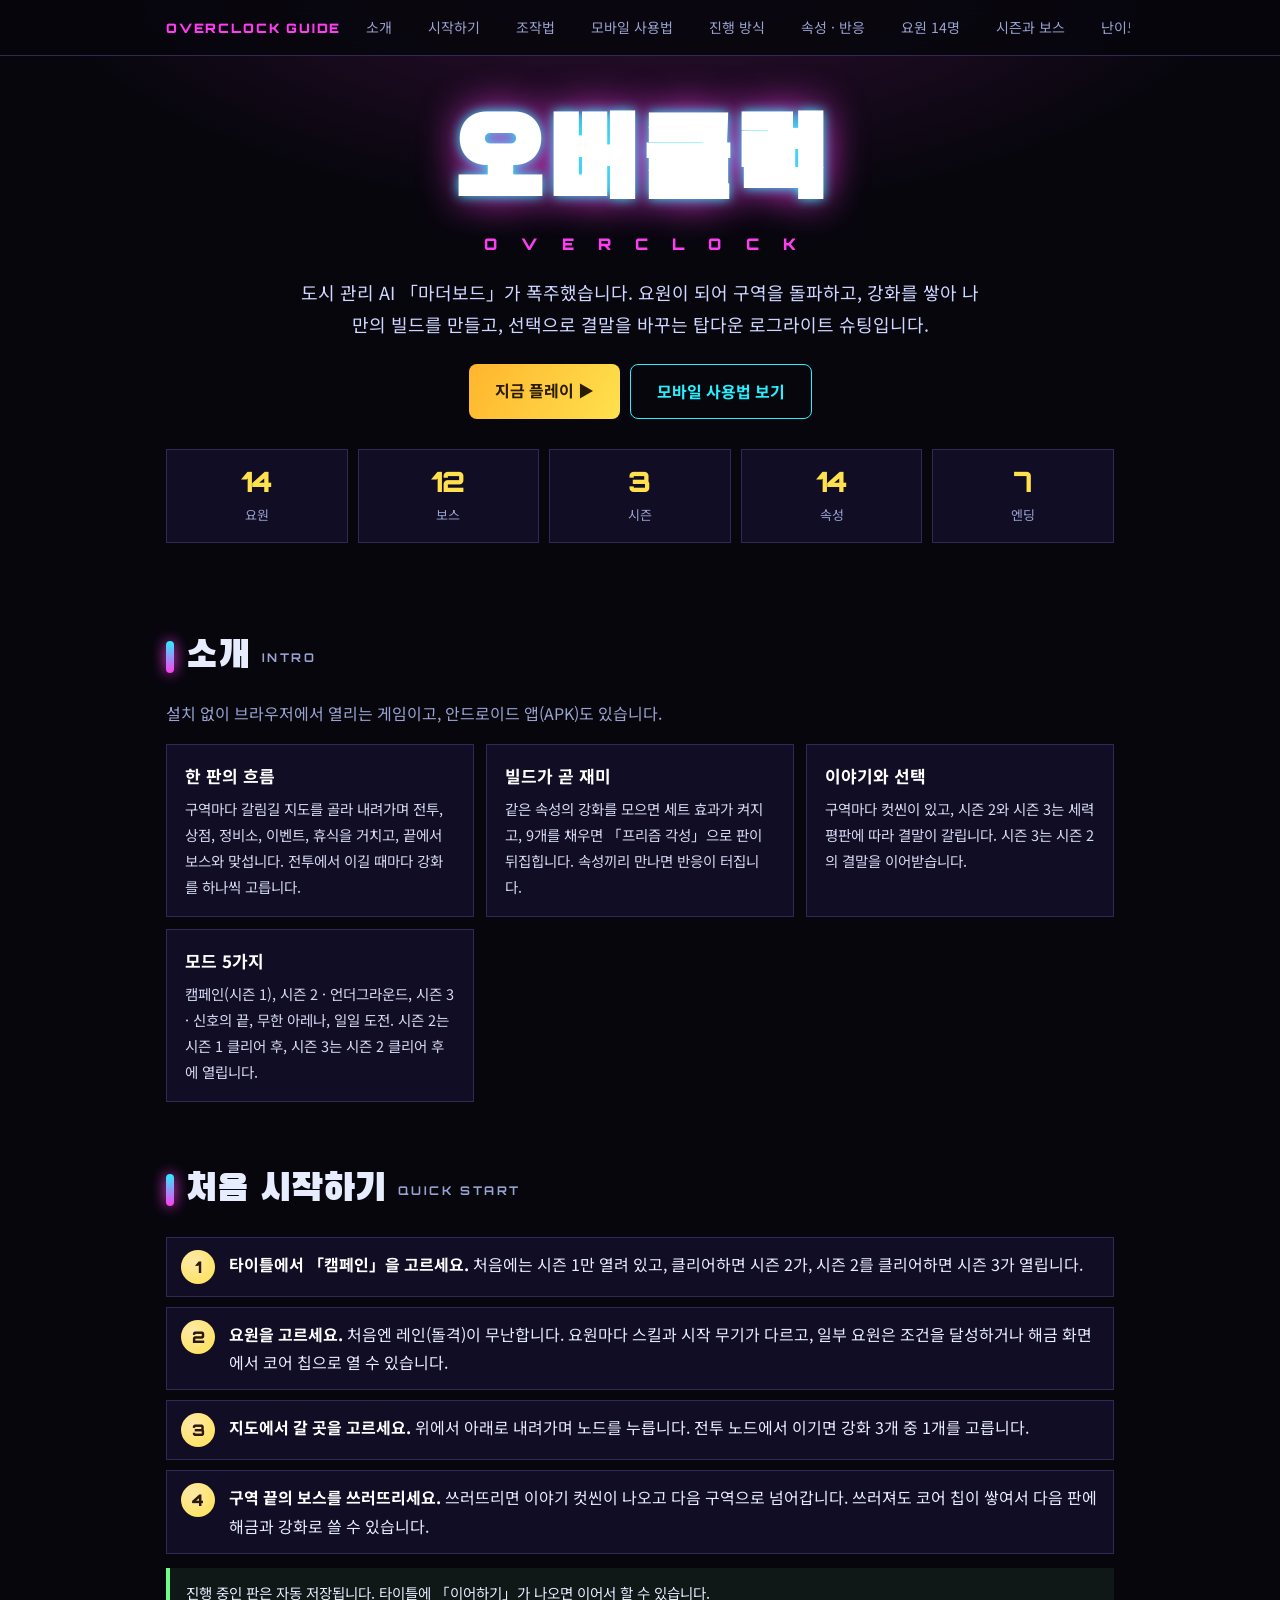
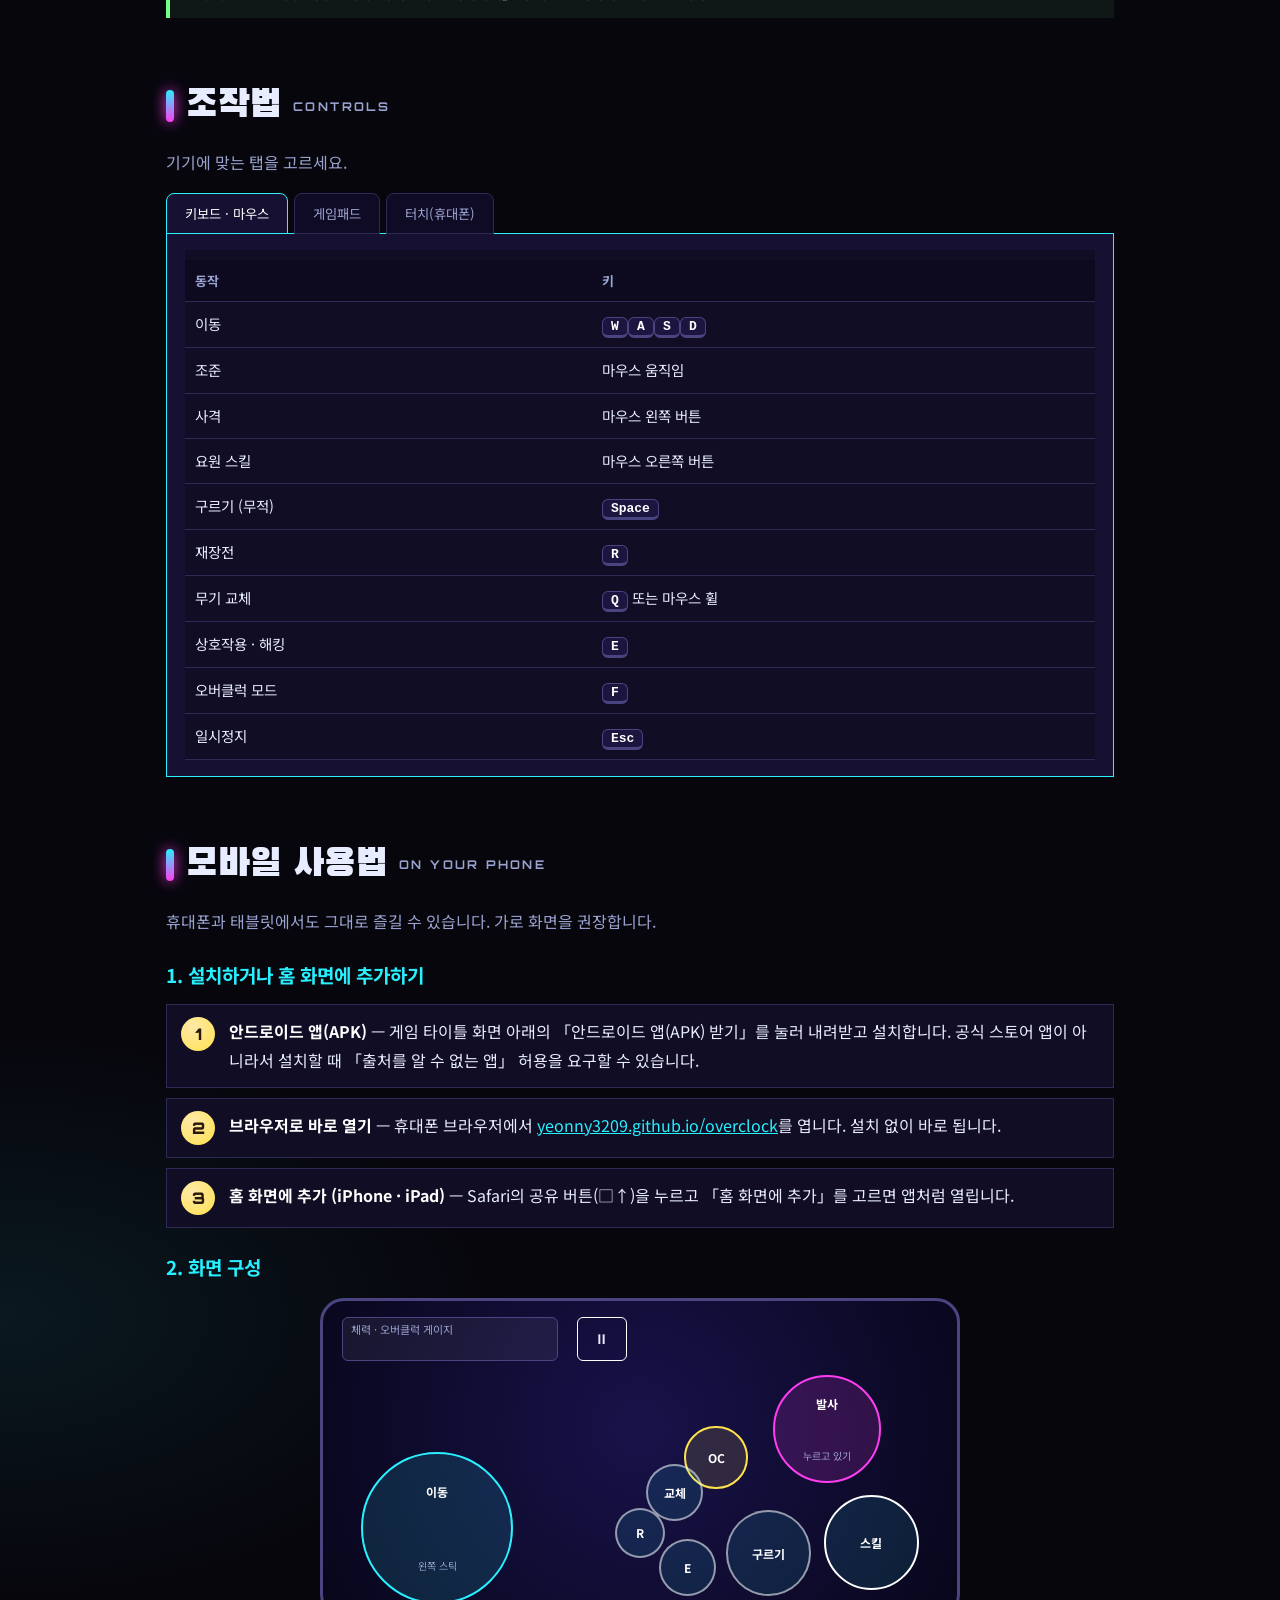
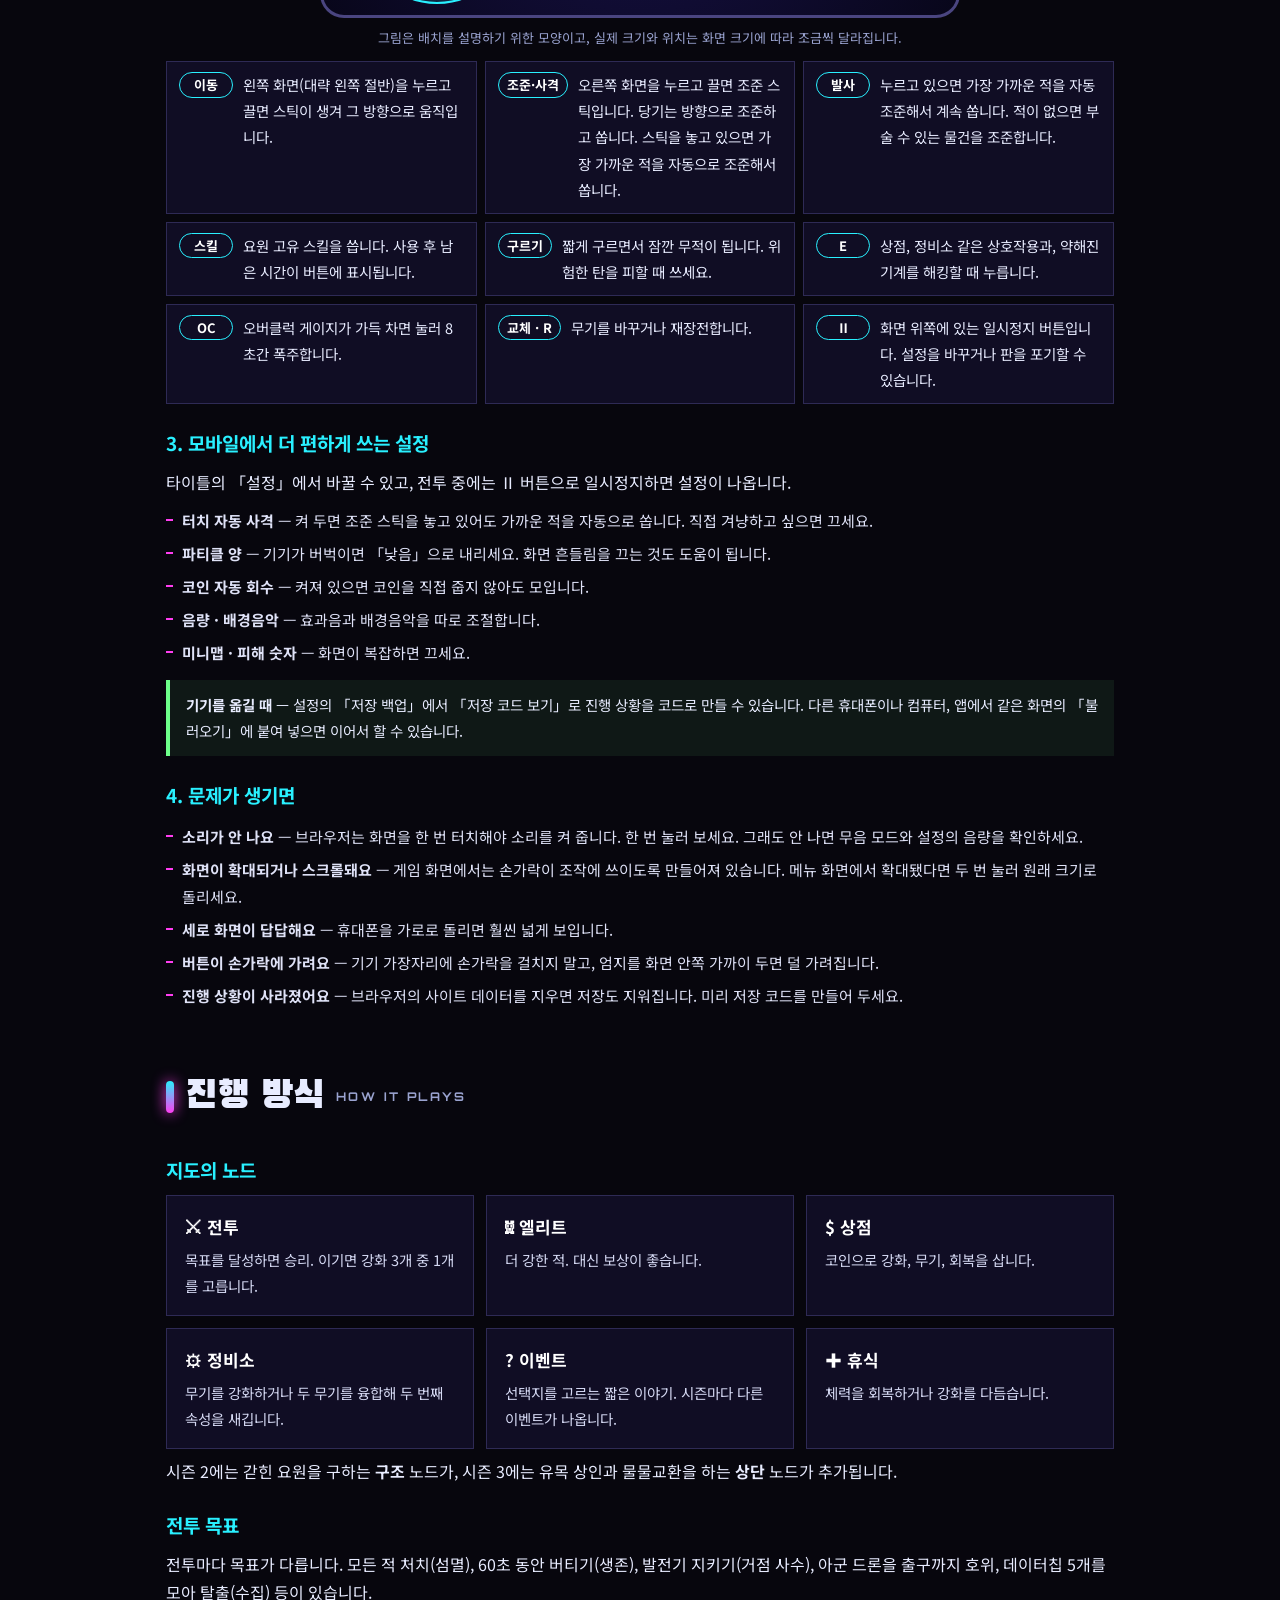
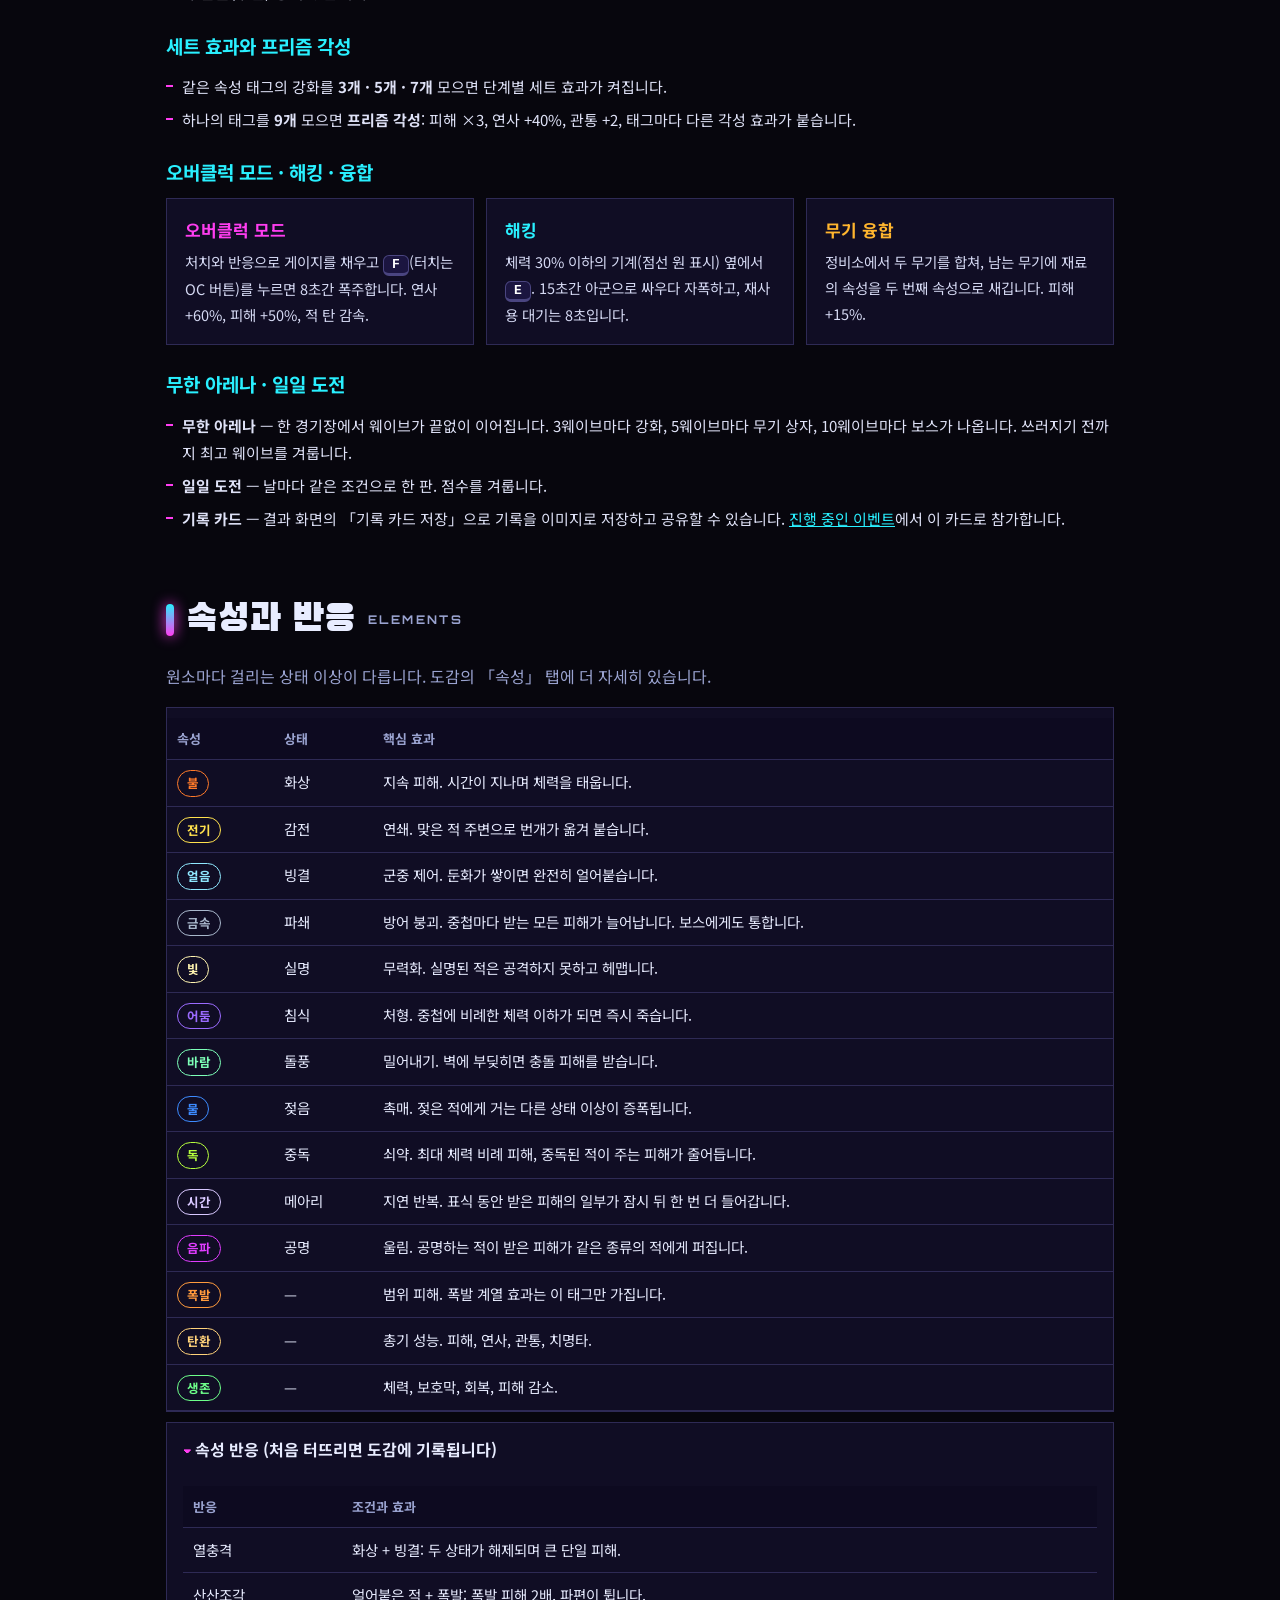
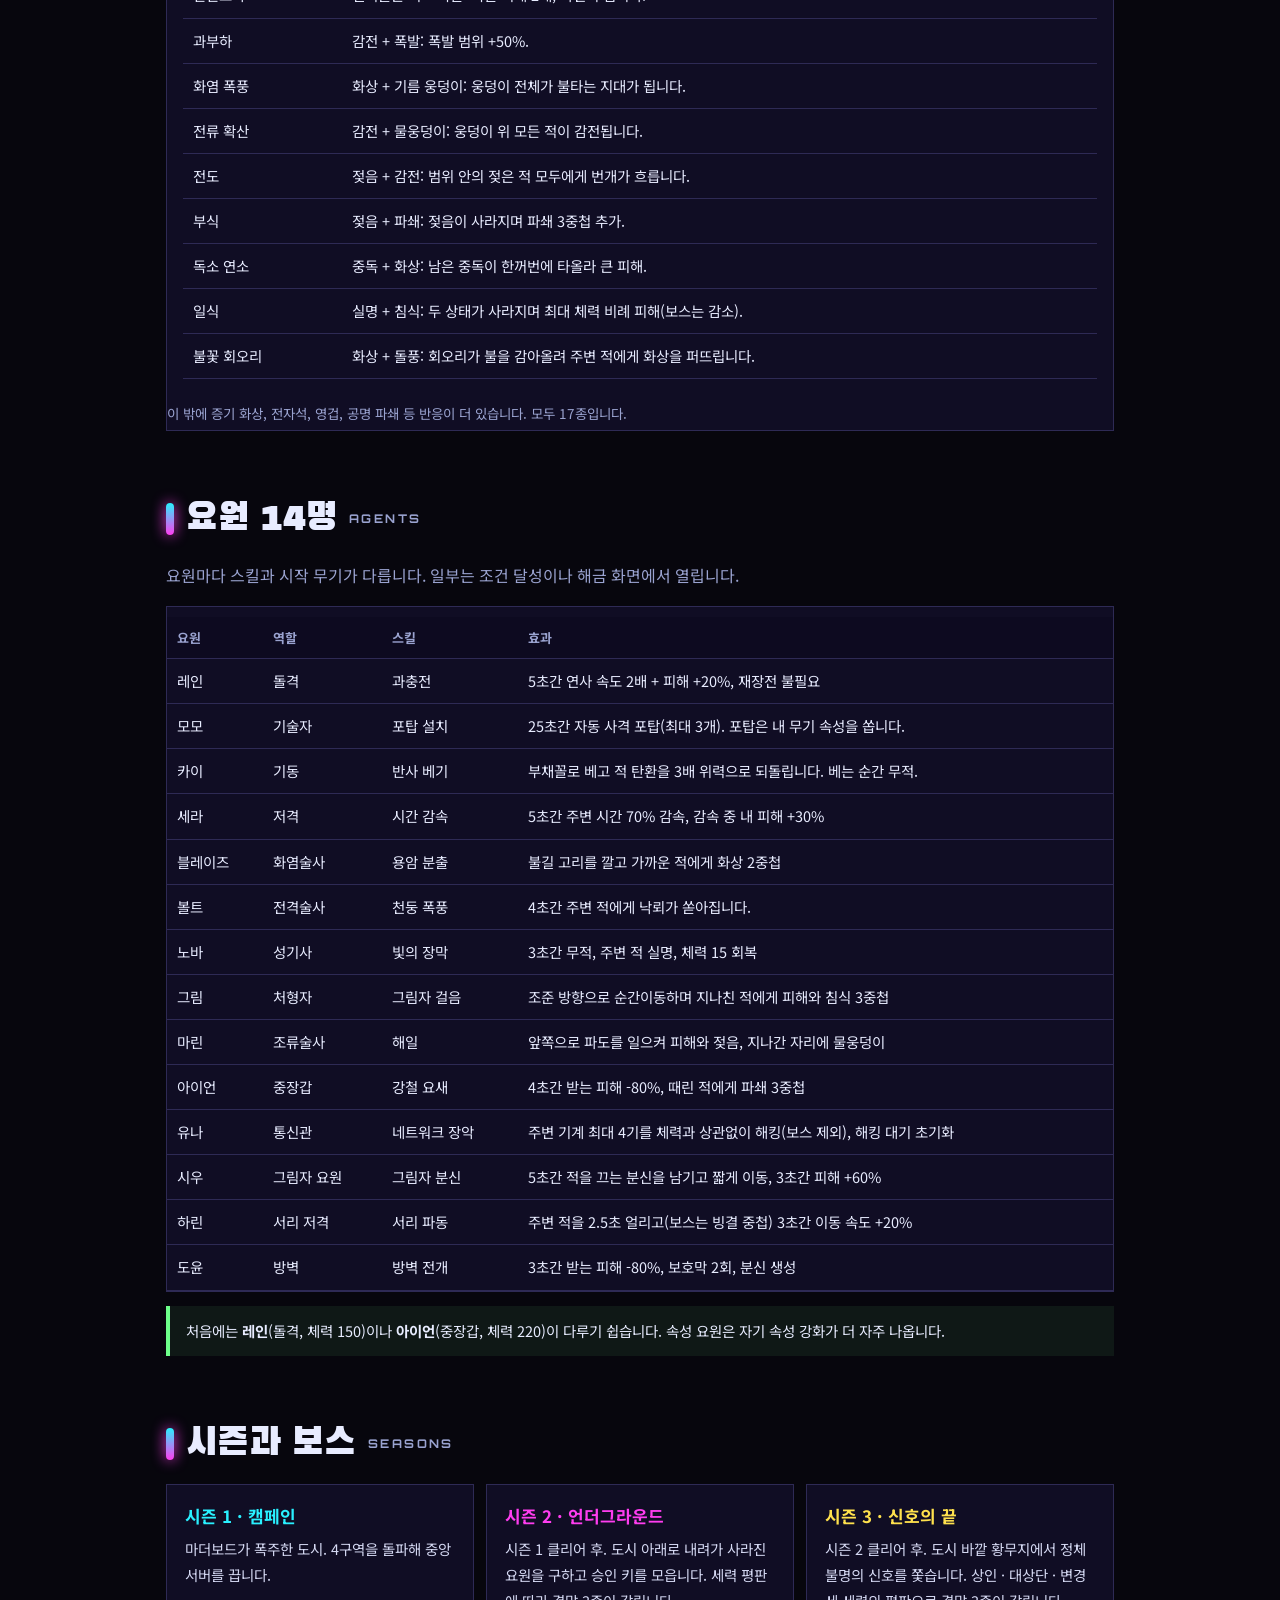
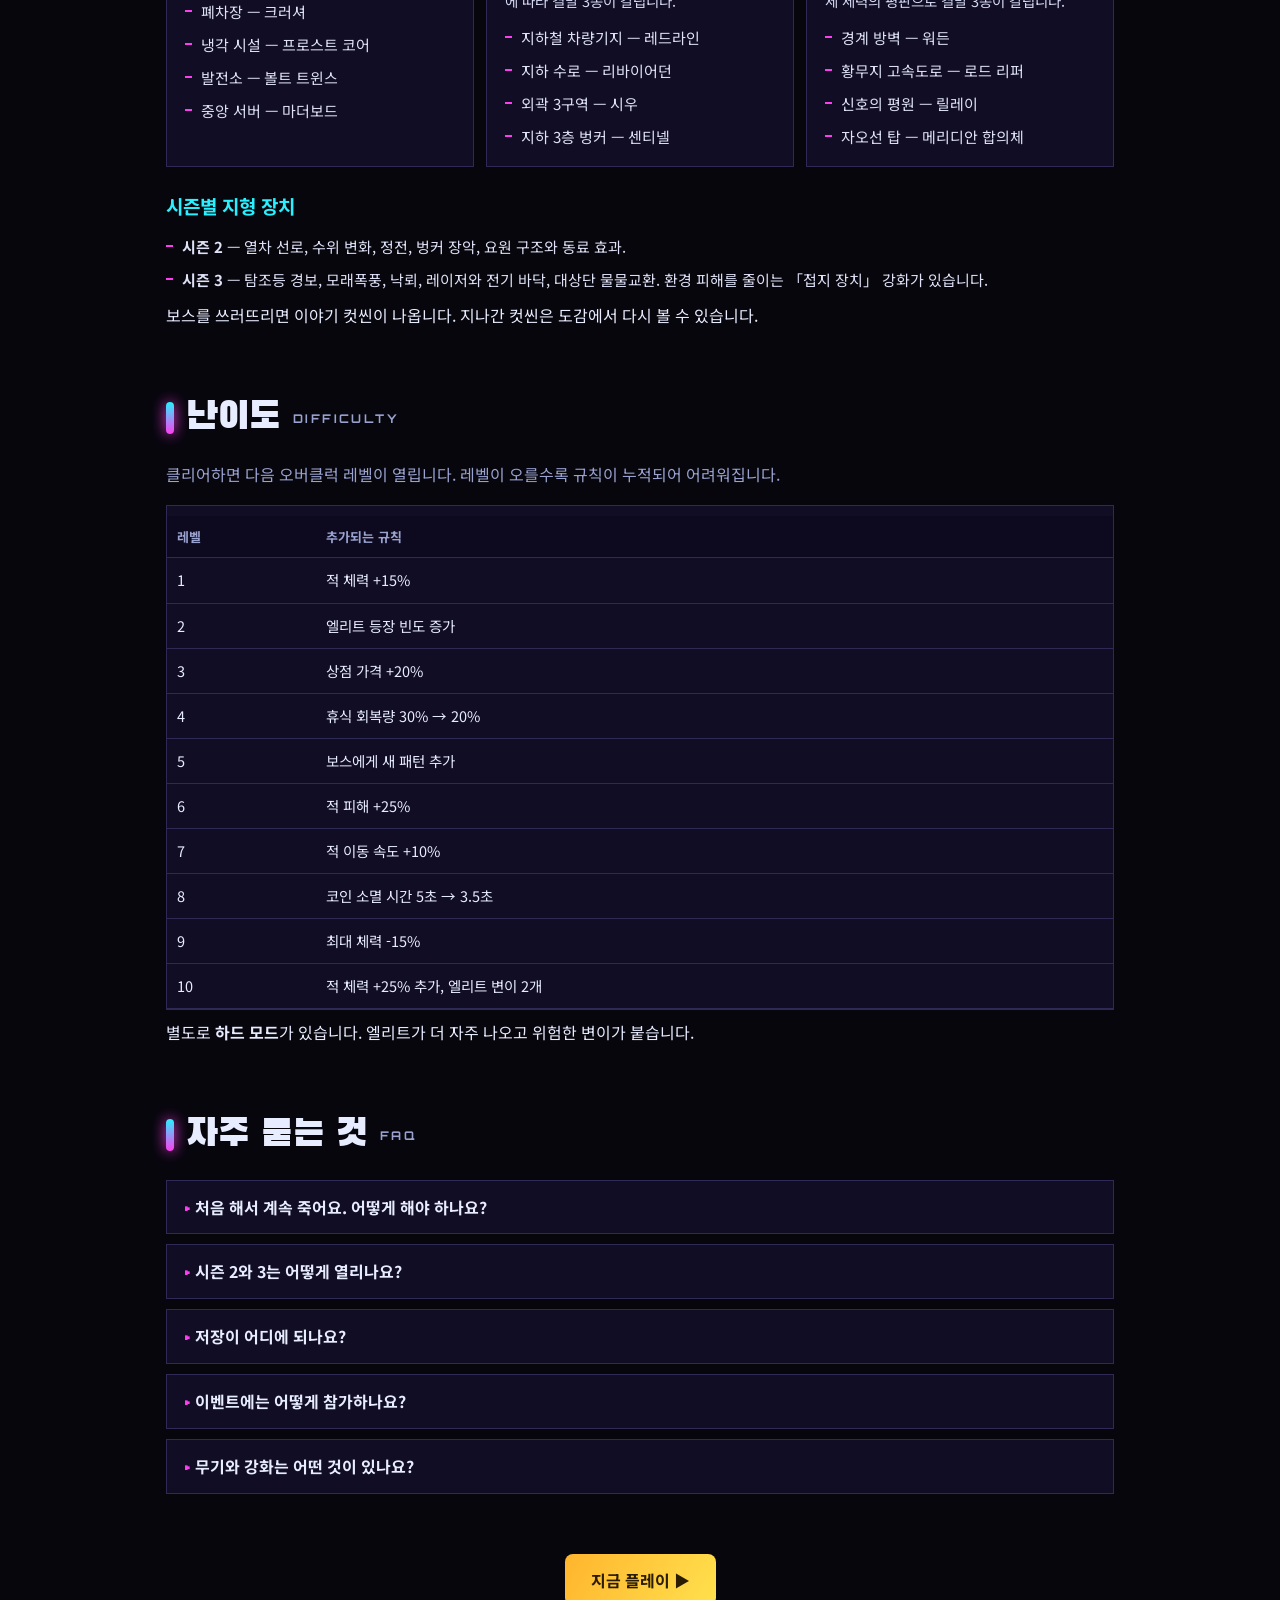
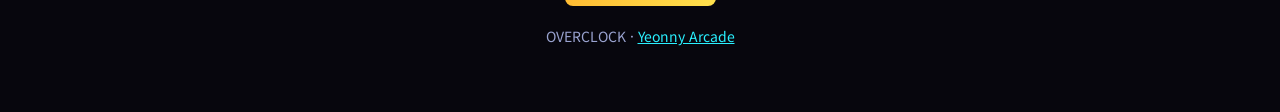
<file: overclock-guide.html>
<!doctype html>
<html lang="ko">
<head>
<meta charset="utf-8">
<meta name="viewport" content="width=device-width,initial-scale=1,viewport-fit=cover">
<title>오버클럭 설명서 · OVERCLOCK GUIDE</title>
<meta name="description" content="오버클럭의 모드, 조작법, 모바일 사용법, 속성과 반응, 요원 14명, 시즌별 구역과 보스를 한 페이지에 정리한 설명서.">
<meta name="theme-color" content="#07060d">
<link rel="preconnect" href="https://fonts.googleapis.com">
<link rel="preconnect" href="https://fonts.gstatic.com" crossorigin>
<link href="https://fonts.googleapis.com/css2?family=Black+Han+Sans&family=Noto+Sans+KR:wght@400;700&family=Orbitron:wght@700;900&display=swap" rel="stylesheet">
<style>
:root{--bg:#07060d;--panel:#100d24;--panel2:#161032;--line:#2e2a55;--tx:#e8ecff;--mu:#9aa3d0;--cy:#29f0ff;--mg:#ff3df0;--ye:#ffe14d;--gr:#6dff8a}
*{box-sizing:border-box;margin:0;padding:0}
html{scroll-behavior:smooth;scroll-padding-top:70px}
body{background:radial-gradient(900px 420px at 50% -80px,rgba(255,61,240,.2),transparent 70%),radial-gradient(700px 400px at 0% 30%,rgba(41,240,255,.08),transparent 70%),var(--bg);color:var(--tx);font-family:'Noto Sans KR','Malgun Gothic',sans-serif;line-height:1.8;padding-bottom:70px}
a{color:var(--cy)}
.wrap{max-width:980px;margin:0 auto;padding:0 16px}
/* 상단 */
.top{position:sticky;top:0;z-index:20;background:rgba(7,6,13,.9);backdrop-filter:blur(8px);border-bottom:1px solid var(--line)}
.top .wrap{display:flex;align-items:center;gap:14px;overflow-x:auto;white-space:nowrap;padding-top:10px;padding-bottom:10px;scrollbar-width:thin}
.top b{font:900 13px Orbitron,sans-serif;letter-spacing:.14em;color:var(--mg)}
.top a{color:var(--mu);text-decoration:none;font-size:14px;padding:4px 10px;border-radius:999px;border:1px solid transparent}
.top a:hover,.top a:focus-visible{color:#fff;border-color:var(--cy);outline:none}
header.hero{text-align:center;padding:54px 0 26px}
.logo{font-family:'Black Han Sans',sans-serif;font-size:clamp(46px,11vw,110px);line-height:1.05;color:#fff;letter-spacing:3px;text-shadow:0 0 12px var(--cy),0 0 40px var(--mg)}
.en{font:900 clamp(11px,2.2vw,16px) Orbitron,sans-serif;letter-spacing:.6em;text-indent:.6em;color:var(--mg);margin-top:8px}
.lead{max-width:680px;margin:22px auto 0;color:#cfd6ff;font-size:clamp(15px,2.4vw,18px)}
.cta{display:flex;gap:10px;justify-content:center;flex-wrap:wrap;margin-top:24px}
.btn{display:inline-block;text-decoration:none;font-weight:700;font-size:16px;padding:12px 26px;border-radius:8px;color:#2a1c00;background:linear-gradient(120deg,#ffb52e,#ffe14d)}
.btn.alt{background:transparent;color:var(--cy);border:1.5px solid var(--cy)}
.facts{display:grid;grid-template-columns:repeat(auto-fit,minmax(130px,1fr));gap:10px;margin:30px 0 0}
.fact{background:var(--panel);border:1px solid var(--line);padding:14px 8px;text-align:center}
.fact b{display:block;font:900 clamp(20px,4vw,28px) Orbitron,'Noto Sans KR',sans-serif;color:var(--ye)}
.fact span{font-size:13px;color:var(--mu)}
/* 섹션 */
section{margin-top:54px}
h2{font-family:'Black Han Sans','Noto Sans KR',sans-serif;font-weight:400;font-size:clamp(26px,5vw,38px);display:flex;align-items:center;gap:12px;margin-bottom:6px}
h2::before{content:"";width:8px;height:32px;background:linear-gradient(var(--cy),var(--mg));border-radius:4px;box-shadow:0 0 14px var(--mg)}
h2 small{font:700 12px Orbitron,sans-serif;letter-spacing:.2em;color:var(--mu)}
.sub{color:var(--mu);margin-bottom:16px}
h3{font-size:19px;margin:22px 0 8px;color:var(--cy)}
p{margin-top:8px}
.card{background:var(--panel);border:1px solid var(--line);padding:16px 18px}
.grid{display:grid;gap:12px;grid-template-columns:repeat(auto-fit,minmax(min(100%,280px),1fr))}
.card h4{font-size:17px;color:#fff;margin-bottom:4px}
.card p{font-size:14.5px;color:#d5d9f3;margin-top:4px}
ul.list{list-style:none;display:grid;gap:6px;margin-top:10px}
ul.list li{position:relative;padding-left:16px;font-size:15px;color:#dfe2f7}
ul.list li::before{content:"";position:absolute;left:0;top:.8em;width:7px;height:2px;background:var(--mg)}
.note{margin-top:14px;padding:12px 16px;border:1px dashed var(--mg);background:rgba(255,61,240,.06);font-size:14.5px}
.tip{margin-top:14px;padding:12px 16px;border-left:4px solid var(--gr);background:rgba(109,255,138,.07);font-size:14.5px}
kbd{display:inline-block;min-width:26px;text-align:center;padding:1px 8px;border:1px solid #4a4580;border-bottom-width:3px;border-radius:6px;background:#1b1540;font:700 13px Consolas,monospace;color:#fff}
table{width:100%;border-collapse:collapse;margin-top:10px;font-size:14.5px}
th,td{padding:9px 10px;border-bottom:1px solid var(--line);text-align:left;vertical-align:top}
th{color:var(--mu);font-weight:700;font-size:13px;background:#0d0a20}
td:first-child{white-space:nowrap}
.tbl{overflow-x:auto;border:1px solid var(--line);background:var(--panel)}
.tag{display:inline-block;padding:1px 9px;border-radius:999px;font-size:12.5px;font-weight:700;border:1px solid currentColor}
/* 탭 */
.tabs{display:flex;gap:6px;flex-wrap:wrap;margin-top:12px}
.tabs button{font:700 15px inherit;font-family:inherit;padding:10px 18px;border:1px solid var(--line);background:#100b24;color:var(--mu);cursor:pointer;border-radius:8px 8px 0 0}
.tabs button[aria-selected=true]{background:var(--panel2);color:#fff;border-color:var(--cy)}
.tabs button:focus-visible{outline:2px solid #fff;outline-offset:-2px}
.tabpane{border:1px solid var(--cy);background:var(--panel2);padding:16px 18px;margin-top:-1px}
.tabpane[hidden]{display:none}
/* 모바일 조작 그림 */
.phone{position:relative;width:100%;max-width:640px;aspect-ratio:16/8;margin:14px auto 4px;border:3px solid #4a4580;border-radius:24px;background:radial-gradient(circle at 50% 40%,#18124a,#08061a);overflow:hidden}
.phone i{position:absolute;display:grid;place-items:center;border:2px solid rgba(255,255,255,.55);border-radius:50%;background:rgba(41,240,255,.1);color:#fff;font:700 12px/1.1 'Noto Sans KR',sans-serif;font-style:normal;text-align:center}
.phone i small{display:block;font-size:10px;color:#9aa3d0;font-weight:400}
.phone .stick{border-color:var(--cy);background:rgba(41,240,255,.12)}
.phone .fire{border-color:var(--mg);background:rgba(255,61,240,.15)}
.phone .od{border-color:var(--ye);background:rgba(255,225,77,.12)}
.phone .hud{position:absolute;left:3%;top:5%;width:34%;height:14%;border:1px solid #4a4580;border-radius:6px;background:rgba(255,255,255,.06);font-size:11px;color:#9aa3d0;padding:2px 8px}
.phone .pz{position:absolute;left:40%;top:5%;width:8%;height:14%;border:1.5px solid #fff;border-radius:6px;display:grid;place-items:center;font-weight:700;font-size:13px}
.legend{display:grid;gap:8px;grid-template-columns:repeat(auto-fit,minmax(min(100%,250px),1fr));margin-top:12px}
.legend div{display:flex;gap:10px;align-items:flex-start;background:var(--panel);border:1px solid var(--line);padding:10px 12px;font-size:14.5px}
.legend b{flex:none;min-width:54px;text-align:center;border:1.5px solid var(--cy);border-radius:999px;padding:0 8px;color:#fff;font-size:13px}
.steps{counter-reset:s;display:grid;gap:10px;margin-top:12px}
.steps>div{counter-increment:s;display:flex;gap:14px;align-items:flex-start;background:var(--panel);border:1px solid var(--line);padding:12px 14px}
.steps>div::before{content:counter(s);flex:none;width:34px;height:34px;border-radius:50%;background:radial-gradient(circle at 35% 30%,#ffe9a8,var(--ye));color:#2a1808;font:900 16px Orbitron,sans-serif;display:grid;place-items:center}
.steps b{color:#fff}
details{background:var(--panel);border:1px solid var(--line);margin-top:10px}
summary{cursor:pointer;padding:12px 16px;font-weight:700;list-style:none}
summary::-webkit-details-marker{display:none}
summary::before{content:"▸ ";color:var(--mg)}
details[open] summary::before{content:"▾ "}
details>div{padding:0 16px 14px}
footer{margin-top:60px;text-align:center;color:var(--mu);font-size:14px}
@media(max-width:620px){.top b{display:none}.phone i{font-size:10px}.phone i small{display:none}}
@media(prefers-reduced-motion:reduce){html{scroll-behavior:auto}}
</style>
</head>
<body>
<nav class="top" aria-label="목차"><div class="wrap"><b>OVERCLOCK GUIDE</b><a href="#intro">소개</a><a href="#start">시작하기</a><a href="#controls">조작법</a><a href="#mobile">모바일 사용법</a><a href="#play">진행 방식</a><a href="#elements">속성 · 반응</a><a href="#agents">요원 14명</a><a href="#seasons">시즌과 보스</a><a href="#hard">난이도</a><a href="#faq">자주 묻는 것</a></div></nav>

<div class="wrap">
<header class="hero">
  <h1 class="logo">오버클럭</h1>
  <div class="en">O V E R C L O C K</div>
  <p class="lead">도시 관리 AI 「마더보드」가 폭주했습니다. 요원이 되어 구역을 돌파하고, 강화를 쌓아 나만의 빌드를 만들고, 선택으로 결말을 바꾸는 탑다운 로그라이트 슈팅입니다.</p>
  <div class="cta"><a class="btn" href="https://yeonny3209.github.io/overclock/" target="_blank" rel="noopener">지금 플레이 ▶</a><a class="btn alt" href="#mobile">모바일 사용법 보기</a></div>
  <div class="facts">
    <div class="fact"><b>14</b><span>요원</span></div><div class="fact"><b>12</b><span>보스</span></div><div class="fact"><b>3</b><span>시즌</span></div><div class="fact"><b>14</b><span>속성</span></div><div class="fact"><b>7</b><span>엔딩</span></div>
  </div>
</header>

<section id="intro">
  <h2>소개 <small>INTRO</small></h2>
  <p class="sub">설치 없이 브라우저에서 열리는 게임이고, 안드로이드 앱(APK)도 있습니다.</p>
  <div class="grid">
    <div class="card"><h4>한 판의 흐름</h4><p>구역마다 갈림길 지도를 골라 내려가며 전투, 상점, 정비소, 이벤트, 휴식을 거치고, 끝에서 보스와 맞섭니다. 전투에서 이길 때마다 강화를 하나씩 고릅니다.</p></div>
    <div class="card"><h4>빌드가 곧 재미</h4><p>같은 속성의 강화를 모으면 세트 효과가 켜지고, 9개를 채우면 「프리즘 각성」으로 판이 뒤집힙니다. 속성끼리 만나면 반응이 터집니다.</p></div>
    <div class="card"><h4>이야기와 선택</h4><p>구역마다 컷씬이 있고, 시즌 2와 시즌 3는 세력 평판에 따라 결말이 갈립니다. 시즌 3는 시즌 2의 결말을 이어받습니다.</p></div>
    <div class="card"><h4>모드 5가지</h4><p>캠페인(시즌 1), 시즌 2 · 언더그라운드, 시즌 3 · 신호의 끝, 무한 아레나, 일일 도전. 시즌 2는 시즌 1 클리어 후, 시즌 3는 시즌 2 클리어 후에 열립니다.</p></div>
  </div>
</section>

<section id="start">
  <h2>처음 시작하기 <small>QUICK START</small></h2>
  <div class="steps">
    <div><span><b>타이틀에서 「캠페인」을 고르세요.</b> 처음에는 시즌 1만 열려 있고, 클리어하면 시즌 2가, 시즌 2를 클리어하면 시즌 3가 열립니다.</span></div>
    <div><span><b>요원을 고르세요.</b> 처음엔 레인(돌격)이 무난합니다. 요원마다 스킬과 시작 무기가 다르고, 일부 요원은 조건을 달성하거나 해금 화면에서 코어 칩으로 열 수 있습니다.</span></div>
    <div><span><b>지도에서 갈 곳을 고르세요.</b> 위에서 아래로 내려가며 노드를 누릅니다. 전투 노드에서 이기면 강화 3개 중 1개를 고릅니다.</span></div>
    <div><span><b>구역 끝의 보스를 쓰러뜨리세요.</b> 쓰러뜨리면 이야기 컷씬이 나오고 다음 구역으로 넘어갑니다. 쓰러져도 코어 칩이 쌓여서 다음 판에 해금과 강화로 쓸 수 있습니다.</span></div>
  </div>
  <div class="tip">진행 중인 판은 자동 저장됩니다. 타이틀에 「이어하기」가 나오면 이어서 할 수 있습니다.</div>
</section>

<section id="controls">
  <h2>조작법 <small>CONTROLS</small></h2>
  <p class="sub">기기에 맞는 탭을 고르세요.</p>
  <div class="tabs" role="tablist"><button role="tab" aria-selected="true" data-t="pc">키보드 · 마우스</button><button role="tab" aria-selected="false" data-t="pad">게임패드</button><button role="tab" aria-selected="false" data-t="touch">터치(휴대폰)</button></div>
  <div class="tabpane" id="t-pc"><div class="tbl" style="border:0"><table>
    <tr><th>동작</th><th>키</th></tr>
    <tr><td>이동</td><td><kbd>W</kbd><kbd>A</kbd><kbd>S</kbd><kbd>D</kbd></td></tr>
    <tr><td>조준</td><td>마우스 움직임</td></tr>
    <tr><td>사격</td><td>마우스 왼쪽 버튼</td></tr>
    <tr><td>요원 스킬</td><td>마우스 오른쪽 버튼</td></tr>
    <tr><td>구르기 (무적)</td><td><kbd>Space</kbd></td></tr>
    <tr><td>재장전</td><td><kbd>R</kbd></td></tr>
    <tr><td>무기 교체</td><td><kbd>Q</kbd> 또는 마우스 휠</td></tr>
    <tr><td>상호작용 · 해킹</td><td><kbd>E</kbd></td></tr>
    <tr><td>오버클럭 모드</td><td><kbd>F</kbd></td></tr>
    <tr><td>일시정지</td><td><kbd>Esc</kbd></td></tr>
  </table></div></div>
  <div class="tabpane" id="t-pad" hidden><div class="tbl" style="border:0"><table>
    <tr><th>동작</th><th>버튼</th></tr>
    <tr><td>이동</td><td>왼쪽 스틱</td></tr><tr><td>조준</td><td>오른쪽 스틱</td></tr><tr><td>사격</td><td>RT</td></tr><tr><td>요원 스킬</td><td>LT</td></tr>
    <tr><td>구르기</td><td>A</td></tr><tr><td>재장전</td><td>X</td></tr><tr><td>무기 교체</td><td>Y</td></tr><tr><td>상호작용 · 해킹</td><td>B</td></tr><tr><td>오버클럭 모드</td><td>LB</td></tr>
  </table></div></div>
  <div class="tabpane" id="t-touch" hidden>
    <p style="margin-top:0">왼쪽 아래 스틱으로 이동하고, 오른쪽 스틱 또는 <b>발사</b> 버튼으로 쏩니다. 자세한 설명은 아래 <a href="#mobile">모바일 사용법</a>에 있습니다.</p>
  </div>
</section>

<section id="mobile">
  <h2>모바일 사용법 <small>ON YOUR PHONE</small></h2>
  <p class="sub">휴대폰과 태블릿에서도 그대로 즐길 수 있습니다. 가로 화면을 권장합니다.</p>

  <h3>1. 설치하거나 홈 화면에 추가하기</h3>
  <div class="steps">
    <div><span><b>안드로이드 앱(APK)</b> — 게임 타이틀 화면 아래의 「안드로이드 앱(APK) 받기」를 눌러 내려받고 설치합니다. 공식 스토어 앱이 아니라서 설치할 때 「출처를 알 수 없는 앱」 허용을 요구할 수 있습니다.</span></div>
    <div><span><b>브라우저로 바로 열기</b> — 휴대폰 브라우저에서 <a href="https://yeonny3209.github.io/overclock/" target="_blank" rel="noopener">yeonny3209.github.io/overclock</a>를 엽니다. 설치 없이 바로 됩니다.</span></div>
    <div><span><b>홈 화면에 추가 (iPhone · iPad)</b> — Safari의 공유 버튼(□↑)을 누르고 「홈 화면에 추가」를 고르면 앱처럼 열립니다.</span></div>
  </div>

  <h3>2. 화면 구성</h3>
  <div class="phone" role="img" aria-label="휴대폰 가로 화면의 터치 조작 배치 그림">
    <div class="hud">체력 · 오버클럭 게이지</div>
    <div class="pz">Ⅱ</div>
    <i class="stick" style="left:6%;top:48%;width:24%;aspect-ratio:1;">이동<small>왼쪽 스틱</small></i>
    <i style="right:6%;bottom:8%;width:15%;aspect-ratio:1;border-color:#fff;">스킬</i>
    <i style="right:23%;bottom:6%;width:13.5%;aspect-ratio:1;">구르기</i>
    <i class="fire" style="right:12%;bottom:42%;width:17%;aspect-ratio:1;">발사<small>누르고 있기</small></i>
    <i class="od" style="right:33%;bottom:40%;width:10%;aspect-ratio:1;">OC</i>
    <i style="right:40%;bottom:30%;width:9%;aspect-ratio:1;">교체</i>
    <i style="right:46%;bottom:18%;width:8%;aspect-ratio:1;">R</i>
    <i style="right:38%;bottom:6%;width:9%;aspect-ratio:1;">E</i>
  </div>
  <p class="hint" style="font-size:13px;color:var(--mu);text-align:center">그림은 배치를 설명하기 위한 모양이고, 실제 크기와 위치는 화면 크기에 따라 조금씩 달라집니다.</p>
  <div class="legend">
    <div><b>이동</b><span>왼쪽 화면(대략 왼쪽 절반)을 누르고 끌면 스틱이 생겨 그 방향으로 움직입니다.</span></div>
    <div><b>조준·사격</b><span>오른쪽 화면을 누르고 끌면 조준 스틱입니다. 당기는 방향으로 조준하고 쏩니다. 스틱을 놓고 있으면 가장 가까운 적을 자동으로 조준해서 쏩니다.</span></div>
    <div><b>발사</b><span>누르고 있으면 가장 가까운 적을 자동 조준해서 계속 쏩니다. 적이 없으면 부술 수 있는 물건을 조준합니다.</span></div>
    <div><b>스킬</b><span>요원 고유 스킬을 씁니다. 사용 후 남은 시간이 버튼에 표시됩니다.</span></div>
    <div><b>구르기</b><span>짧게 구르면서 잠깐 무적이 됩니다. 위험한 탄을 피할 때 쓰세요.</span></div>
    <div><b>E</b><span>상점, 정비소 같은 상호작용과, 약해진 기계를 해킹할 때 누릅니다.</span></div>
    <div><b>OC</b><span>오버클럭 게이지가 가득 차면 눌러 8초간 폭주합니다.</span></div>
    <div><b>교체 · R</b><span>무기를 바꾸거나 재장전합니다.</span></div>
    <div><b>Ⅱ</b><span>화면 위쪽에 있는 일시정지 버튼입니다. 설정을 바꾸거나 판을 포기할 수 있습니다.</span></div>
  </div>

  <h3>3. 모바일에서 더 편하게 쓰는 설정</h3>
  <p>타이틀의 「설정」에서 바꿀 수 있고, 전투 중에는 Ⅱ 버튼으로 일시정지하면 설정이 나옵니다.</p>
  <ul class="list">
    <li><b>터치 자동 사격</b> — 켜 두면 조준 스틱을 놓고 있어도 가까운 적을 자동으로 쏩니다. 직접 겨냥하고 싶으면 끄세요.</li>
    <li><b>파티클 양</b> — 기기가 버벅이면 「낮음」으로 내리세요. 화면 흔들림을 끄는 것도 도움이 됩니다.</li>
    <li><b>코인 자동 회수</b> — 켜져 있으면 코인을 직접 줍지 않아도 모입니다.</li>
    <li><b>음량 · 배경음악</b> — 효과음과 배경음악을 따로 조절합니다.</li>
    <li><b>미니맵 · 피해 숫자</b> — 화면이 복잡하면 끄세요.</li>
  </ul>
  <div class="tip"><b>기기를 옮길 때</b> — 설정의 「저장 백업」에서 「저장 코드 보기」로 진행 상황을 코드로 만들 수 있습니다. 다른 휴대폰이나 컴퓨터, 앱에서 같은 화면의 「불러오기」에 붙여 넣으면 이어서 할 수 있습니다.</div>

  <h3>4. 문제가 생기면</h3>
  <ul class="list">
    <li><b>소리가 안 나요</b> — 브라우저는 화면을 한 번 터치해야 소리를 켜 줍니다. 한 번 눌러 보세요. 그래도 안 나면 무음 모드와 설정의 음량을 확인하세요.</li>
    <li><b>화면이 확대되거나 스크롤돼요</b> — 게임 화면에서는 손가락이 조작에 쓰이도록 만들어져 있습니다. 메뉴 화면에서 확대됐다면 두 번 눌러 원래 크기로 돌리세요.</li>
    <li><b>세로 화면이 답답해요</b> — 휴대폰을 가로로 돌리면 훨씬 넓게 보입니다.</li>
    <li><b>버튼이 손가락에 가려요</b> — 기기 가장자리에 손가락을 걸치지 말고, 엄지를 화면 안쪽 가까이 두면 덜 가려집니다.</li>
    <li><b>진행 상황이 사라졌어요</b> — 브라우저의 사이트 데이터를 지우면 저장도 지워집니다. 미리 저장 코드를 만들어 두세요.</li>
  </ul>
</section>

<section id="play">
  <h2>진행 방식 <small>HOW IT PLAYS</small></h2>
  <h3>지도의 노드</h3>
  <div class="grid">
    <div class="card"><h4>⚔ 전투</h4><p>목표를 달성하면 승리. 이기면 강화 3개 중 1개를 고릅니다.</p></div>
    <div class="card"><h4>☠ 엘리트</h4><p>더 강한 적. 대신 보상이 좋습니다.</p></div>
    <div class="card"><h4>$ 상점</h4><p>코인으로 강화, 무기, 회복을 삽니다.</p></div>
    <div class="card"><h4>⚙ 정비소</h4><p>무기를 강화하거나 두 무기를 융합해 두 번째 속성을 새깁니다.</p></div>
    <div class="card"><h4>? 이벤트</h4><p>선택지를 고르는 짧은 이야기. 시즌마다 다른 이벤트가 나옵니다.</p></div>
    <div class="card"><h4>✚ 휴식</h4><p>체력을 회복하거나 강화를 다듬습니다.</p></div>
  </div>
  <p>시즌 2에는 갇힌 요원을 구하는 <b>구조</b> 노드가, 시즌 3에는 유목 상인과 물물교환을 하는 <b>상단</b> 노드가 추가됩니다.</p>

  <h3>전투 목표</h3>
  <p>전투마다 목표가 다릅니다. 모든 적 처치(섬멸), 60초 동안 버티기(생존), 발전기 지키기(거점 사수), 아군 드론을 출구까지 호위, 데이터칩 5개를 모아 탈출(수집) 등이 있습니다.</p>

  <h3>세트 효과와 프리즘 각성</h3>
  <ul class="list">
    <li>같은 속성 태그의 강화를 <b>3개 · 5개 · 7개</b> 모으면 단계별 세트 효과가 켜집니다.</li>
    <li>하나의 태그를 <b>9개</b> 모으면 <b>프리즘 각성</b>: 피해 ×3, 연사 +40%, 관통 +2, 태그마다 다른 각성 효과가 붙습니다.</li>
  </ul>

  <h3>오버클럭 모드 · 해킹 · 융합</h3>
  <div class="grid">
    <div class="card"><h4 style="color:var(--mg)">오버클럭 모드</h4><p>처치와 반응으로 게이지를 채우고 <kbd>F</kbd>(터치는 OC 버튼)를 누르면 8초간 폭주합니다. 연사 +60%, 피해 +50%, 적 탄 감속.</p></div>
    <div class="card"><h4 style="color:var(--cy)">해킹</h4><p>체력 30% 이하의 기계(점선 원 표시) 옆에서 <kbd>E</kbd>. 15초간 아군으로 싸우다 자폭하고, 재사용 대기는 8초입니다.</p></div>
    <div class="card"><h4 style="color:#ffb52e">무기 융합</h4><p>정비소에서 두 무기를 합쳐, 남는 무기에 재료의 속성을 두 번째 속성으로 새깁니다. 피해 +15%.</p></div>
  </div>

  <h3>무한 아레나 · 일일 도전</h3>
  <ul class="list">
    <li><b>무한 아레나</b> — 한 경기장에서 웨이브가 끝없이 이어집니다. 3웨이브마다 강화, 5웨이브마다 무기 상자, 10웨이브마다 보스가 나옵니다. 쓰러지기 전까지 최고 웨이브를 겨룹니다.</li>
    <li><b>일일 도전</b> — 날마다 같은 조건으로 한 판. 점수를 겨룹니다.</li>
    <li><b>기록 카드</b> — 결과 화면의 「기록 카드 저장」으로 기록을 이미지로 저장하고 공유할 수 있습니다. <a href="overclock-event.html">진행 중인 이벤트</a>에서 이 카드로 참가합니다.</li>
  </ul>
</section>

<section id="elements">
  <h2>속성과 반응 <small>ELEMENTS</small></h2>
  <p class="sub">원소마다 걸리는 상태 이상이 다릅니다. 도감의 「속성」 탭에 더 자세히 있습니다.</p>
  <div class="tbl"><table>
    <tr><th>속성</th><th>상태</th><th>핵심 효과</th></tr>
    <tr><td><span class="tag" style="color:#ff7a2a">불</span></td><td>화상</td><td>지속 피해. 시간이 지나며 체력을 태웁니다.</td></tr>
    <tr><td><span class="tag" style="color:#ffe14d">전기</span></td><td>감전</td><td>연쇄. 맞은 적 주변으로 번개가 옮겨 붙습니다.</td></tr>
    <tr><td><span class="tag" style="color:#8fe8ff">얼음</span></td><td>빙결</td><td>군중 제어. 둔화가 쌓이면 완전히 얼어붙습니다.</td></tr>
    <tr><td><span class="tag" style="color:#a9b8cc">금속</span></td><td>파쇄</td><td>방어 붕괴. 중첩마다 받는 모든 피해가 늘어납니다. 보스에게도 통합니다.</td></tr>
    <tr><td><span class="tag" style="color:#fff4b0">빛</span></td><td>실명</td><td>무력화. 실명된 적은 공격하지 못하고 헤맵니다.</td></tr>
    <tr><td><span class="tag" style="color:#9b6bff">어둠</span></td><td>침식</td><td>처형. 중첩에 비례한 체력 이하가 되면 즉시 죽습니다.</td></tr>
    <tr><td><span class="tag" style="color:#7dffb8">바람</span></td><td>돌풍</td><td>밀어내기. 벽에 부딪히면 충돌 피해를 받습니다.</td></tr>
    <tr><td><span class="tag" style="color:#3d8bff">물</span></td><td>젖음</td><td>촉매. 젖은 적에게 거는 다른 상태 이상이 증폭됩니다.</td></tr>
    <tr><td><span class="tag" style="color:#b6ff3d">독</span></td><td>중독</td><td>쇠약. 최대 체력 비례 피해, 중독된 적이 주는 피해가 줄어듭니다.</td></tr>
    <tr><td><span class="tag" style="color:#d8c8ff">시간</span></td><td>메아리</td><td>지연 반복. 표식 동안 받은 피해의 일부가 잠시 뒤 한 번 더 들어갑니다.</td></tr>
    <tr><td><span class="tag" style="color:#e03dff">음파</span></td><td>공명</td><td>울림. 공명하는 적이 받은 피해가 같은 종류의 적에게 퍼집니다.</td></tr>
    <tr><td><span class="tag" style="color:#ff9b3d">폭발</span></td><td>—</td><td>범위 피해. 폭발 계열 효과는 이 태그만 가집니다.</td></tr>
    <tr><td><span class="tag" style="color:#ffd27a">탄환</span></td><td>—</td><td>총기 성능. 피해, 연사, 관통, 치명타.</td></tr>
    <tr><td><span class="tag" style="color:#6dff8a">생존</span></td><td>—</td><td>체력, 보호막, 회복, 피해 감소.</td></tr>
  </table></div>

  <details open><summary>속성 반응 (처음 터뜨리면 도감에 기록됩니다)</summary><div class="tbl" style="border:0"><table>
    <tr><th>반응</th><th>조건과 효과</th></tr>
    <tr><td>열충격</td><td>화상 + 빙결: 두 상태가 해제되며 큰 단일 피해.</td></tr>
    <tr><td>산산조각</td><td>얼어붙은 적 + 폭발: 폭발 피해 2배, 파편이 튑니다.</td></tr>
    <tr><td>과부하</td><td>감전 + 폭발: 폭발 범위 +50%.</td></tr>
    <tr><td>화염 폭풍</td><td>화상 + 기름 웅덩이: 웅덩이 전체가 불타는 지대가 됩니다.</td></tr>
    <tr><td>전류 확산</td><td>감전 + 물웅덩이: 웅덩이 위 모든 적이 감전됩니다.</td></tr>
    <tr><td>전도</td><td>젖음 + 감전: 범위 안의 젖은 적 모두에게 번개가 흐릅니다.</td></tr>
    <tr><td>부식</td><td>젖음 + 파쇄: 젖음이 사라지며 파쇄 3중첩 추가.</td></tr>
    <tr><td>독소 연소</td><td>중독 + 화상: 남은 중독이 한꺼번에 타올라 큰 피해.</td></tr>
    <tr><td>일식</td><td>실명 + 침식: 두 상태가 사라지며 최대 체력 비례 피해(보스는 감소).</td></tr>
    <tr><td>불꽃 회오리</td><td>화상 + 돌풍: 회오리가 불을 감아올려 주변 적에게 화상을 퍼뜨립니다.</td></tr>
  </table></div>
  <p style="padding:0 0 4px;font-size:13.5px;color:var(--mu)">이 밖에 증기 화상, 전자석, 영겁, 공명 파쇄 등 반응이 더 있습니다. 모두 17종입니다.</p></details>
</section>

<section id="agents">
  <h2>요원 14명 <small>AGENTS</small></h2>
  <p class="sub">요원마다 스킬과 시작 무기가 다릅니다. 일부는 조건 달성이나 해금 화면에서 열립니다.</p>
  <div class="tbl"><table>
    <tr><th>요원</th><th>역할</th><th>스킬</th><th>효과</th></tr>
    <tr><td>레인</td><td>돌격</td><td>과충전</td><td>5초간 연사 속도 2배 + 피해 +20%, 재장전 불필요</td></tr>
    <tr><td>모모</td><td>기술자</td><td>포탑 설치</td><td>25초간 자동 사격 포탑(최대 3개). 포탑은 내 무기 속성을 쏩니다.</td></tr>
    <tr><td>카이</td><td>기동</td><td>반사 베기</td><td>부채꼴로 베고 적 탄환을 3배 위력으로 되돌립니다. 베는 순간 무적.</td></tr>
    <tr><td>세라</td><td>저격</td><td>시간 감속</td><td>5초간 주변 시간 70% 감속, 감속 중 내 피해 +30%</td></tr>
    <tr><td>블레이즈</td><td>화염술사</td><td>용암 분출</td><td>불길 고리를 깔고 가까운 적에게 화상 2중첩</td></tr>
    <tr><td>볼트</td><td>전격술사</td><td>천둥 폭풍</td><td>4초간 주변 적에게 낙뢰가 쏟아집니다.</td></tr>
    <tr><td>노바</td><td>성기사</td><td>빛의 장막</td><td>3초간 무적, 주변 적 실명, 체력 15 회복</td></tr>
    <tr><td>그림</td><td>처형자</td><td>그림자 걸음</td><td>조준 방향으로 순간이동하며 지나친 적에게 피해와 침식 3중첩</td></tr>
    <tr><td>마린</td><td>조류술사</td><td>해일</td><td>앞쪽으로 파도를 일으켜 피해와 젖음, 지나간 자리에 물웅덩이</td></tr>
    <tr><td>아이언</td><td>중장갑</td><td>강철 요새</td><td>4초간 받는 피해 -80%, 때린 적에게 파쇄 3중첩</td></tr>
    <tr><td>유나</td><td>통신관</td><td>네트워크 장악</td><td>주변 기계 최대 4기를 체력과 상관없이 해킹(보스 제외), 해킹 대기 초기화</td></tr>
    <tr><td>시우</td><td>그림자 요원</td><td>그림자 분신</td><td>5초간 적을 끄는 분신을 남기고 짧게 이동, 3초간 피해 +60%</td></tr>
    <tr><td>하린</td><td>서리 저격</td><td>서리 파동</td><td>주변 적을 2.5초 얼리고(보스는 빙결 중첩) 3초간 이동 속도 +20%</td></tr>
    <tr><td>도윤</td><td>방벽</td><td>방벽 전개</td><td>3초간 받는 피해 -80%, 보호막 2회, 분신 생성</td></tr>
  </table></div>
  <div class="tip">처음에는 <b>레인</b>(돌격, 체력 150)이나 <b>아이언</b>(중장갑, 체력 220)이 다루기 쉽습니다. 속성 요원은 자기 속성 강화가 더 자주 나옵니다.</div>
</section>

<section id="seasons">
  <h2>시즌과 보스 <small>SEASONS</small></h2>
  <div class="grid">
    <div class="card"><h4 style="color:var(--cy)">시즌 1 · 캠페인</h4><p>마더보드가 폭주한 도시. 4구역을 돌파해 중앙 서버를 끕니다.</p>
      <ul class="list"><li>폐차장 — 크러셔</li><li>냉각 시설 — 프로스트 코어</li><li>발전소 — 볼트 트윈스</li><li>중앙 서버 — 마더보드</li></ul></div>
    <div class="card"><h4 style="color:var(--mg)">시즌 2 · 언더그라운드</h4><p>시즌 1 클리어 후. 도시 아래로 내려가 사라진 요원을 구하고 승인 키를 모읍니다. 세력 평판에 따라 결말 3종이 갈립니다.</p>
      <ul class="list"><li>지하철 차량기지 — 레드라인</li><li>지하 수로 — 리바이어던</li><li>외곽 3구역 — 시우</li><li>지하 3층 벙커 — 센티넬</li></ul></div>
    <div class="card"><h4 style="color:var(--ye)">시즌 3 · 신호의 끝</h4><p>시즌 2 클리어 후. 도시 바깥 황무지에서 정체불명의 신호를 쫓습니다. 상인 · 대상단 · 변경 세 세력의 평판으로 결말 3종이 갈립니다.</p>
      <ul class="list"><li>경계 방벽 — 워든</li><li>황무지 고속도로 — 로드 리퍼</li><li>신호의 평원 — 릴레이</li><li>자오선 탑 — 메리디안 합의체</li></ul></div>
  </div>
  <h3>시즌별 지형 장치</h3>
  <ul class="list">
    <li><b>시즌 2</b> — 열차 선로, 수위 변화, 정전, 벙커 장악, 요원 구조와 동료 효과.</li>
    <li><b>시즌 3</b> — 탐조등 경보, 모래폭풍, 낙뢰, 레이저와 전기 바닥, 대상단 물물교환. 환경 피해를 줄이는 「접지 장치」 강화가 있습니다.</li>
  </ul>
  <p>보스를 쓰러뜨리면 이야기 컷씬이 나옵니다. 지나간 컷씬은 도감에서 다시 볼 수 있습니다.</p>
</section>

<section id="hard">
  <h2>난이도 <small>DIFFICULTY</small></h2>
  <p class="sub">클리어하면 다음 오버클럭 레벨이 열립니다. 레벨이 오를수록 규칙이 누적되어 어려워집니다.</p>
  <div class="tbl"><table>
    <tr><th>레벨</th><th>추가되는 규칙</th></tr>
    <tr><td>1</td><td>적 체력 +15%</td></tr><tr><td>2</td><td>엘리트 등장 빈도 증가</td></tr><tr><td>3</td><td>상점 가격 +20%</td></tr><tr><td>4</td><td>휴식 회복량 30% → 20%</td></tr>
    <tr><td>5</td><td>보스에게 새 패턴 추가</td></tr><tr><td>6</td><td>적 피해 +25%</td></tr><tr><td>7</td><td>적 이동 속도 +10%</td></tr><tr><td>8</td><td>코인 소멸 시간 5초 → 3.5초</td></tr>
    <tr><td>9</td><td>최대 체력 -15%</td></tr><tr><td>10</td><td>적 체력 +25% 추가, 엘리트 변이 2개</td></tr>
  </table></div>
  <p>별도로 <b>하드 모드</b>가 있습니다. 엘리트가 더 자주 나오고 위험한 변이가 붙습니다.</p>
</section>

<section id="faq">
  <h2>자주 묻는 것 <small>FAQ</small></h2>
  <details><summary>처음 해서 계속 죽어요. 어떻게 해야 하나요?</summary><div><p>한 속성에 몰아서 강화를 고르면 세트 효과가 빨리 켜집니다. 구르기는 무적이라는 점을 활용하고, 상점에서는 회복보다 강화에 먼저 쓰는 편이 유리할 때가 많습니다. 쓰러져도 코어 칩이 쌓이니 해금 화면에서 새 요원이나 강화를 열어 보세요.</p></div></details>
  <details><summary>시즌 2와 3는 어떻게 열리나요?</summary><div><p>시즌 2는 시즌 1을 클리어하면, 시즌 3는 시즌 2를 클리어하면 열립니다. 시즌 3는 시즌 2의 결말을 이어받아 시작 컷씬과 보너스가 달라집니다.</p></div></details>
  <details><summary>저장이 어디에 되나요?</summary><div><p>이 기기의 브라우저(또는 앱) 안에 저장됩니다. 다른 기기로 옮기려면 설정의 「저장 코드」를 쓰세요.</p></div></details>
  <details><summary>이벤트에는 어떻게 참가하나요?</summary><div><p>무한 아레나를 플레이하고, 결과 화면의 「기록 카드 저장」으로 만든 이미지를 닉네임과 함께 보내면 됩니다. 자세한 규칙은 <a href="overclock-event.html">이벤트 공지</a>를 보세요.</p></div></details>
  <details><summary>무기와 강화는 어떤 것이 있나요?</summary><div><p>기본 무기 외에 시즌 3까지 새 무기가 계속 추가되었고(레일건, 모래분사기, 석궁, 소이탄 발사기, 고드름 산탄총, 아크 건틀릿, 독안개 분무기 등), 강화는 90여 가지입니다. 같은 무기도 레전드 등급이 되면 고유 효과가 붙습니다.</p></div></details>
</section>

<footer>
  <p><a class="btn" href="https://yeonny3209.github.io/overclock/" target="_blank" rel="noopener">지금 플레이 ▶</a></p>
  <p style="margin-top:18px">OVERCLOCK · <a href="./">Yeonny Arcade</a></p>
</footer>
</div>

<script>
(function () {
  var tabs = document.querySelectorAll('.tabs button');
  tabs.forEach(function (t) { t.addEventListener('click', function () {
    tabs.forEach(function (x) { x.setAttribute('aria-selected', x === t ? 'true' : 'false'); });
    ['pc', 'pad', 'touch'].forEach(function (k) { document.getElementById('t-' + k).hidden = (t.dataset.t !== k); });
  }); });
})();
</script>
</body>
</html>
</file>
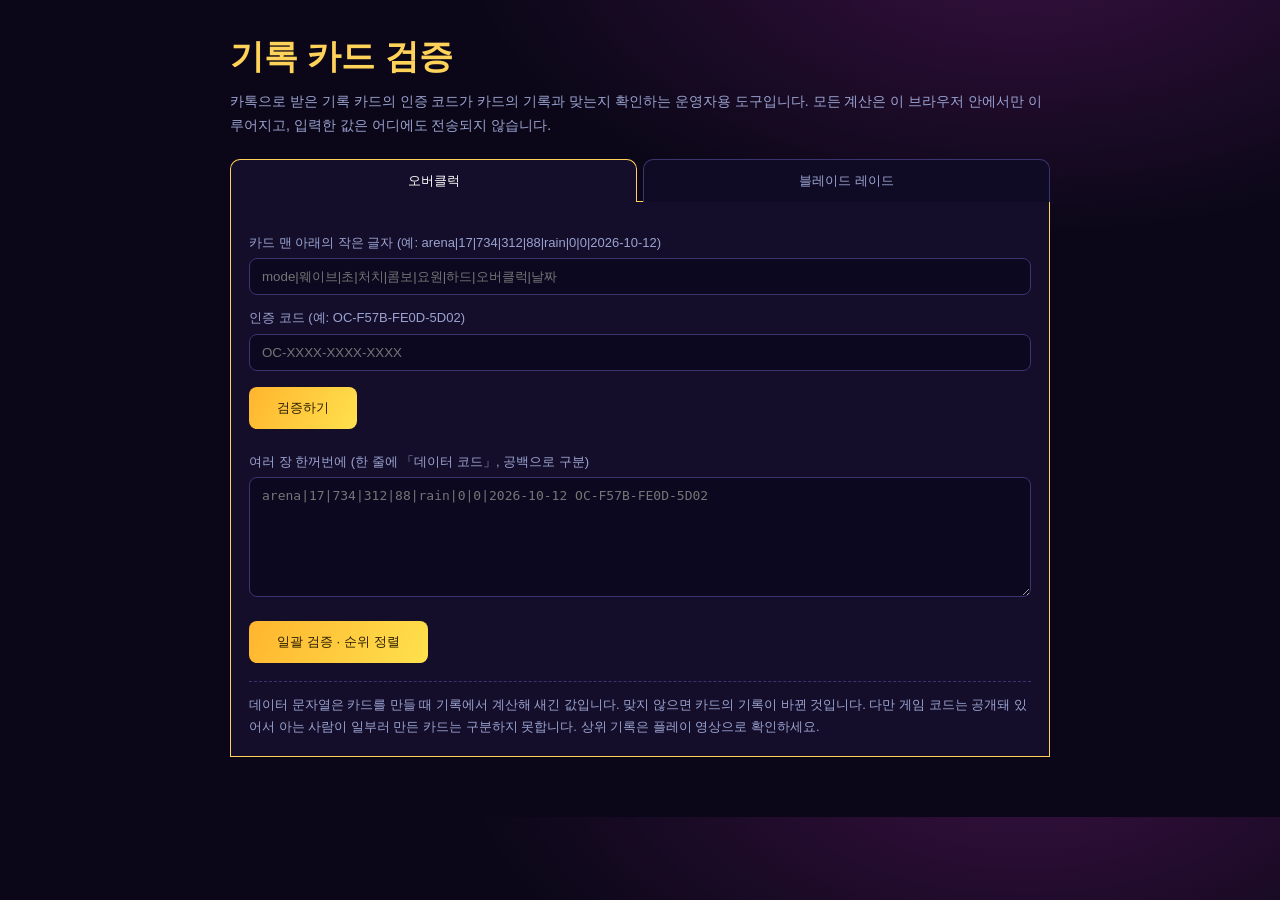
<file: verify.html>
<!doctype html>
<html lang="ko">
<head>
<meta charset="utf-8">
<meta name="viewport" content="width=device-width,initial-scale=1">
<meta name="robots" content="noindex">
<title>기록 카드 검증 · 운영자용</title>
<style>
:root{--bg:#0b0718;--card:#140e2b;--line:#3a3470;--tx:#e8ecff;--mu:#9aa3d0;--ok:#6dff8a;--bad:#ff5a6e;--gold:#ffd25a;--cy:#29f0ff}
*{box-sizing:border-box;margin:0;padding:0}
body{background:radial-gradient(800px 420px at 80% -60px,rgba(255,61,240,.18),transparent 70%),var(--bg);color:var(--tx);font-family:'Noto Sans KR','Malgun Gothic',sans-serif;line-height:1.7;padding:20px 16px 60px}
.wrap{max-width:820px;margin:0 auto}
h1{font-size:clamp(24px,5vw,34px);color:var(--gold);margin:8px 0 4px}
.lead{color:var(--mu);font-size:14px}
.tabs{display:flex;gap:6px;margin:22px 0 0}
.tab{flex:1;padding:12px 8px;border:1px solid var(--line);border-bottom:0;background:#100b24;color:var(--mu);font:700 15px inherit;font-family:inherit;cursor:pointer;border-radius:10px 10px 0 0}
.tab[aria-selected=true]{background:var(--card);color:#fff;border-color:var(--gold)}
.pane{background:var(--card);border:1px solid var(--gold);padding:18px;margin-top:-1px}
.pane[hidden]{display:none}
label{display:block;font-size:13px;color:var(--mu);margin:12px 0 4px}
input,select,textarea{width:100%;background:#0c0820;border:1px solid var(--line);color:var(--tx);font:15px inherit;font-family:inherit;padding:10px 12px;border-radius:8px}
textarea{min-height:120px;font-family:Consolas,monospace;font-size:13px}
input:focus,select:focus,textarea:focus{outline:2px solid var(--cy);outline-offset:1px}
.row2{display:grid;grid-template-columns:1fr 1fr;gap:10px}
.row3{display:grid;grid-template-columns:repeat(3,1fr);gap:10px}
button.go{margin-top:16px;font:700 16px inherit;font-family:inherit;color:#2a1c00;background:linear-gradient(120deg,#ffb52e,#ffe14d);border:0;padding:12px 28px;border-radius:8px;cursor:pointer}
.res{margin-top:16px;padding:14px 16px;border:1px solid var(--line);border-radius:10px;background:#0c0820;font-size:15px}
.res.ok{border-color:var(--ok)} .res.bad{border-color:var(--bad)}
.res b.ok{color:var(--ok)} .res b.bad{color:var(--bad)}
.res table{width:100%;margin-top:8px;border-collapse:collapse;font-size:14px}
.res td{padding:3px 6px;border-bottom:1px solid #2a2450}.res td:first-child{color:var(--mu);width:34%}
.hint{font-size:12.5px;color:var(--mu);margin-top:10px}
.note{margin-top:18px;font-size:13px;color:var(--mu);border-top:1px dashed var(--line);padding-top:12px}
@media(max-width:560px){.row2,.row3{grid-template-columns:1fr}}
</style>
</head>
<body>
<div class="wrap">
  <h1>기록 카드 검증</h1>
  <p class="lead">카톡으로 받은 기록 카드의 인증 코드가 카드의 기록과 맞는지 확인하는 운영자용 도구입니다. 모든 계산은 이 브라우저 안에서만 이루어지고, 입력한 값은 어디에도 전송되지 않습니다.</p>

  <div class="tabs" role="tablist">
    <button class="tab" role="tab" aria-selected="true" data-t="oc">오버클럭</button>
    <button class="tab" role="tab" aria-selected="false" data-t="br">블레이드 레이드</button>
  </div>

  <section class="pane" id="p-oc">
    <label for="ocData">카드 맨 아래의 작은 글자 (예: arena|17|734|312|88|rain|0|0|2026-10-12)</label>
    <input id="ocData" autocomplete="off" spellcheck="false" placeholder="mode|웨이브|초|처치|콤보|요원|하드|오버클럭|날짜">
    <label for="ocCode">인증 코드 (예: OC-F57B-FE0D-5D02)</label>
    <input id="ocCode" autocomplete="off" spellcheck="false" placeholder="OC-XXXX-XXXX-XXXX">
    <button class="go" id="ocGo">검증하기</button>
    <div class="res" id="ocRes" hidden></div>
    <label for="ocBulk" style="margin-top:22px">여러 장 한꺼번에 (한 줄에 「데이터 코드」, 공백으로 구분)</label>
    <textarea id="ocBulk" spellcheck="false" placeholder="arena|17|734|312|88|rain|0|0|2026-10-12 OC-F57B-FE0D-5D02"></textarea>
    <button class="go" id="ocBulkGo">일괄 검증 · 순위 정렬</button>
    <div class="res" id="ocBulkRes" hidden></div>
    <p class="note">데이터 문자열은 카드를 만들 때 기록에서 계산해 새긴 값입니다. 맞지 않으면 카드의 기록이 바뀐 것입니다. 다만 게임 코드는 공개돼 있어서 아는 사람이 일부러 만든 카드는 구분하지 못합니다. 상위 기록은 플레이 영상으로 확인하세요.</p>
  </section>

  <section class="pane" id="p-br" hidden>
    <div class="row2"><div><label for="brNick">플레이어 닉네임</label><input id="brNick" autocomplete="off"></div><div><label for="brFloor">돌파한 층</label><input id="brFloor" inputmode="numeric" placeholder="예: 42"></div></div>
    <div class="row3"><div><label for="brKills">처치한 몬스터</label><input id="brKills" inputmode="numeric"></div><div><label for="brCombo">최대 콤보</label><input id="brCombo" inputmode="numeric"></div><div><label for="brTime">클리어 타임 (분:초)</label><input id="brTime" placeholder="예: 12:34"></div></div>
    <div class="row3"><div><label for="brDiff">난이도</label><select id="brDiff"><option value="normal">보통</option><option value="easy">쉬움</option><option value="hard">어려움</option><option value="hell">지옥</option></select></div><div><label for="brDate">카드 날짜</label><input id="brDate" placeholder="2026-10-12"></div><div><label for="brCode">인증 코드 (7자리)</label><input id="brCode" autocomplete="off" placeholder="예: 1A2B3C4"></div></div>
    <button class="go" id="brGo">검증하기</button>
    <div class="res" id="brRes" hidden></div>
    <p class="hint">카드 코드에는 장비 정보가 들어 있지만 카드에는 이름만 적혀 있어서, 가능한 무기 · 방어구 조합을 모두 대입해 맞는 조합을 찾습니다. 숫자는 쉼표 없이 입력하세요.</p>
    <p class="note">보통 난이도만 인정하는 이벤트라면 난이도를 「보통」으로 두고 확인하세요. 코드가 보통에서만 맞으면 카드의 난이도 표기가 바뀌지 않았다는 뜻입니다.</p>
  </section>
</div>
<script>
(function () {
  var $ = function (id) { return document.getElementById(id); };
  var esc = function (s) { return String(s).replace(/[&<>"]/g, function (c) { return { '&': '&amp;', '<': '&lt;', '>': '&gt;', '"': '&quot;' }[c]; }); };
  document.querySelectorAll('.tab').forEach(function (t) { t.addEventListener('click', function () {
    document.querySelectorAll('.tab').forEach(function (x) { x.setAttribute('aria-selected', x === t ? 'true' : 'false'); });
    $('p-oc').hidden = t.dataset.t !== 'oc'; $('p-br').hidden = t.dataset.t !== 'br';
  }); });

  // ---------- 오버클럭 (게임의 cardCode 와 같은 계산) ----------
  function fnv(str, seed) { var h = seed >>> 0; for (var i = 0; i < str.length; i++) { h ^= str.charCodeAt(i); h = Math.imul(h, 16777619) >>> 0; } return h; }
  function ocCode(data) {
    var a = fnv(data + '|overclock-card', 2166136261).toString(16).toUpperCase().padStart(8, '0');
    var b = fnv(data + '|signal', 40503).toString(16).toUpperCase().padStart(8, '0');
    return 'OC-' + a.slice(0, 4) + '-' + a.slice(4) + '-' + b.slice(0, 4);
  }
  var MODE = { arena: '무한 아레나', daily: '일일 도전', campaign: '캠페인', season2: '시즌 2', season3: '시즌 3' };
  function parseOc(d) {
    var p = d.split('|'); if (p.length !== 9) return null;
    return { mode: MODE[p[0]] || p[0], wave: +p[1], sec: +p[2], kills: +p[3], combo: +p[4], char: p[5], hard: p[6] === '1', oc: +p[7], date: p[8] };
  }
  function fmt(s) { return Math.floor(s / 60) + ':' + String(s % 60).padStart(2, '0'); }
  $('ocGo').addEventListener('click', function () {
    var d = $('ocData').value.trim(), c = $('ocCode').value.trim().toUpperCase(), r = $('ocRes'); r.hidden = false;
    var P = parseOc(d);
    if (!P) { r.className = 'res bad'; r.innerHTML = '<b class="bad">형식 오류</b> 데이터는 「|」로 나뉜 9개 값이어야 합니다.'; return; }
    var ok = ocCode(d) === c;
    r.className = 'res ' + (ok ? 'ok' : 'bad');
    r.innerHTML = '<b class="' + (ok ? 'ok' : 'bad') + '">' + (ok ? '✔ 코드가 기록과 일치합니다' : '✘ 코드가 기록과 맞지 않습니다') + '</b>' +
      '<table><tr><td>모드</td><td>' + esc(P.mode) + (P.hard ? ' · 하드' : '') + '</td></tr><tr><td>돌파 웨이브(구역)</td><td>' + P.wave + '</td></tr><tr><td>플레이 시간</td><td>' + fmt(P.sec) + '</td></tr><tr><td>처치 · 최고 콤보</td><td>' + P.kills + ' · ' + P.combo + '</td></tr><tr><td>요원</td><td>' + esc(P.char) + '</td></tr><tr><td>날짜</td><td>' + esc(P.date) + '</td></tr></table>' +
      (ok ? '' : '<p class="hint">예상 코드: ' + ocCode(d) + '</p>');
  });
  $('ocBulkGo').addEventListener('click', function () {
    var rows = [], bad = 0;
    $('ocBulk').value.split('\n').forEach(function (line) {
      line = line.trim(); if (!line) return; var i = line.lastIndexOf(' '); if (i < 0) { bad++; return; }
      var d = line.slice(0, i).trim(), c = line.slice(i + 1).trim().toUpperCase(), P = parseOc(d);
      if (!P) { bad++; return; }
      rows.push({ P: P, ok: ocCode(d) === c, c: c });
    });
    rows.sort(function (a, b) { return (b.ok - a.ok) || (b.P.wave - a.P.wave) || (a.P.sec - b.P.sec); });
    var r = $('ocBulkRes'); r.hidden = false; r.className = 'res';
    r.innerHTML = '<b>' + rows.length + '건 확인' + (bad ? ' · 형식 오류 ' + bad + '건' : '') + '</b><table><tr><td>순위</td><td>웨이브 · 시간 · 요원 · 날짜 · 결과</td></tr>' +
      rows.map(function (x, i) { return '<tr><td>' + (x.ok ? (i + 1) : '-') + '</td><td>' + x.P.wave + ' · ' + fmt(x.P.sec) + ' · ' + esc(x.P.char) + (x.P.hard ? '(하드)' : '') + ' · ' + esc(x.P.date) + ' · <b class="' + (x.ok ? 'ok' : 'bad') + '">' + (x.ok ? '일치' : '불일치') + '</b></td></tr>'; }).join('') + '</table>';
  });

  // ---------- 블레이드 레이드 (게임의 Share.hash 와 같은 계산) ----------
  function brHash(str) { var h = 2166136261; for (var i = 0; i < str.length; i++) { h ^= str.charCodeAt(i); h = Math.imul(h, 16777619); } return (h >>> 0).toString(36).toUpperCase().padStart(7, '0').slice(0, 7); }
  $('brGo').addEventListener('click', function () {
    var nick = $('brNick').value.trim(), floor = parseInt($('brFloor').value, 10), kills = parseInt($('brKills').value, 10), combo = parseInt($('brCombo').value, 10),
      tm = $('brTime').value.trim().split(':'), diff = $('brDiff').value, ds = $('brDate').value.trim(), code = $('brCode').value.trim().toUpperCase(), r = $('brRes');
    r.hidden = false;
    if (!(floor > 0) || isNaN(kills) || isNaN(combo) || tm.length !== 2 || !ds || !code) { r.className = 'res bad'; r.innerHTML = '<b class="bad">입력 부족</b> 모든 칸을 채워 주세요.'; return; }
    var sec = parseInt(tm[0], 10) * 60 + parseInt(tm[1], 10), title = '무한의 탑  ' + floor + '층 돌파', hit = null, tried = 0;
    for (var w = 0; w < 40 && !hit; w++) for (var a = 0; a < 40; a++) {
      tried++;
      if (brHash(['BR1:7c3e', nick, title, kills, combo, sec, floor, diff, ds, 'w' + w, 'a' + a].join('|')) === code) { hit = { w: w, a: a }; break; }
    }
    r.className = 'res ' + (hit ? 'ok' : 'bad');
    r.innerHTML = hit ? '<b class="ok">✔ 코드가 기록과 일치합니다</b><table><tr><td>닉네임</td><td>' + esc(nick) + '</td></tr><tr><td>돌파한 층</td><td>' + floor + '층</td></tr><tr><td>난이도</td><td>' + esc($('brDiff').selectedOptions[0].textContent) + '</td></tr><tr><td>장비 조합</td><td>무기 w' + hit.w + ' · 방어구 a' + hit.a + '</td></tr></table>'
      : '<b class="bad">✘ 일치하는 조합이 없습니다</b><p class="hint">무기 · 방어구 ' + tried + '가지 조합을 모두 확인했습니다. 닉네임의 띄어쓰기, 날짜, 난이도, 시간 입력을 다시 확인하세요. 값이 다르면 카드가 수정됐을 수 있습니다.</p>';
  });
})();
</script>
</body>
</html>
</file>
<file: games.css>
/* ===== 게임 상세 창 (명예의 전당과 다른 구성: 영상 + 사양서) ===== */
.more-btn{display:flex;align-items:center;justify-content:space-between;width:100%;margin-top:4px;padding:10px 12px;font:700 13px 'Noto Sans KR',sans-serif;color:var(--c,var(--cy));background:color-mix(in srgb,var(--c,var(--cy)) 8%,transparent);border:1px solid color-mix(in srgb,var(--c,var(--cy)) 45%,transparent);cursor:pointer;margin-top:auto}
.more-btn:hover,.more-btn:focus-visible{background:color-mix(in srgb,var(--c,var(--cy)) 22%,transparent);outline:none}
.more-btn span{font-size:11px;color:var(--mu);font-weight:400}
.gd{position:fixed;inset:0;z-index:60;display:flex;align-items:center;justify-content:center;padding:16px;background:rgba(3,2,8,.82);opacity:0;transition:opacity .35s}
.gd[hidden]{display:none}
.gd.open{opacity:1}
.gd-win{position:relative;width:min(1100px,100%);max-height:calc(100vh - 32px);overflow:auto;background:var(--gbg);color:var(--gtx);border:2px solid var(--gac);box-shadow:0 0 60px color-mix(in srgb,var(--gac) 40%,transparent);font-family:var(--gfont,'Noto Sans KR'),sans-serif;-webkit-overflow-scrolling:touch}
.gd-x{position:sticky;top:10px;float:right;margin:10px 10px 0 0;z-index:3;width:42px;height:42px;border-radius:50%;border:2px solid var(--gac);background:var(--gbg);color:var(--gac);font-size:18px;cursor:pointer}
.gd-x:hover,.gd-x:focus-visible{background:var(--gac);color:var(--gbg);outline:none}
.gd-hero{display:grid;grid-template-columns:minmax(0,1.35fr) minmax(0,1fr);gap:0;border-bottom:2px solid color-mix(in srgb,var(--gac) 50%,transparent)}
.gd-vid{position:relative;background:#000;aspect-ratio:16/9;align-self:start}
.gd-vid video{width:100%;height:100%;display:block;object-fit:contain;background:#000}
.gd-vid .rec{position:absolute;left:10px;top:10px;font:700 11px Orbitron,sans-serif;letter-spacing:.12em;color:#fff;background:rgba(0,0,0,.55);padding:4px 8px}
.gd-vid .rec::before{content:'';display:inline-block;width:8px;height:8px;border-radius:50%;background:#ff3b3b;margin-right:6px;animation:recb 1s steps(2) infinite}
@keyframes recb{50%{opacity:0}}
.gd-head{padding:26px 26px 20px;display:flex;flex-direction:column;gap:10px}
.gd-en{font:700 11px Orbitron,sans-serif;letter-spacing:.3em;color:var(--gac)}
.gd-title{font-family:var(--gtfont,'Black Han Sans'),sans-serif;font-size:clamp(30px,4.5vw,48px);line-height:1.1;color:var(--gtitle,var(--gtx));font-weight:400}
.gd-genre{display:inline-block;align-self:flex-start;font-size:12px;font-weight:700;padding:4px 10px;background:var(--gac);color:var(--gbg)}
.gd-tag{font-size:15px;line-height:1.7;color:var(--gmu)}
.gd-play{align-self:flex-start;margin-top:auto;font:700 14px Orbitron,'Noto Sans KR',sans-serif;letter-spacing:.12em;color:var(--gbg);background:var(--gac);padding:12px 26px;text-decoration:none}
.gd-play:hover,.gd-play:focus-visible{filter:brightness(1.15);outline:2px solid var(--gtx);outline-offset:2px}
.gd-stats{display:grid;grid-template-columns:repeat(6,minmax(0,1fr));border-bottom:2px solid color-mix(in srgb,var(--gac) 50%,transparent)}
.gd-stat{padding:16px 10px;text-align:center;border-right:1px solid color-mix(in srgb,var(--gac) 25%,transparent)}
.gd-stat:last-child{border-right:0}
.gd-stat b{display:block;font-size:clamp(18px,2.4vw,26px);color:var(--gac);font-family:var(--gnum,'Orbitron'),'Noto Sans KR',sans-serif}
.gd-stat span{font-size:12px;color:var(--gmu)}
.gd-body{display:grid;grid-template-columns:minmax(0,1.6fr) minmax(0,1fr);gap:0}
.gd-main{padding:24px 26px;border-right:1px solid color-mix(in srgb,var(--gac) 25%,transparent)}
.gd-side{padding:24px 22px}
.gd h4{font:700 12px Orbitron,'Noto Sans KR',sans-serif;letter-spacing:.25em;color:var(--gac);margin:0 0 12px;text-transform:uppercase}
.gd h4:not(:first-child){margin-top:26px}
.gd-intro p{font-size:15px;line-height:1.9;margin-bottom:10px}
.gd-sys{display:grid;grid-template-columns:repeat(2,minmax(0,1fr));gap:10px}
.gd-card{padding:14px;background:color-mix(in srgb,var(--gac) 7%,transparent);border:1px solid color-mix(in srgb,var(--gac) 30%,transparent)}
.gd-card .i{font-size:22px}
.gd-card b{display:block;margin:4px 0 4px;font-size:15px;color:var(--gtitle,var(--gtx))}
.gd-card p{font-size:13px;line-height:1.7;color:var(--gmu)}
.gd-keys{display:grid;grid-template-columns:auto 1fr;gap:6px 12px;align-items:center}
.gd-keys kbd{font:700 12px 'Noto Sans KR',monospace;padding:4px 8px;border:1px solid var(--gac);color:var(--gac);background:color-mix(in srgb,var(--gac) 10%,transparent);white-space:nowrap;justify-self:start}
.gd-keys span{font-size:13px;color:var(--gtx)}
.gd-list{list-style:none;display:flex;flex-direction:column;gap:8px}
.gd-list li{font-size:13px;line-height:1.7;padding-left:20px;position:relative;color:var(--gtx)}
.gd-list li::before{content:var(--gbul,'▸');position:absolute;left:0;color:var(--gac)}
body.gd-lock{overflow:hidden}
@media(max-width:820px){.gd-hero,.gd-body{grid-template-columns:1fr}.gd-main{border-right:0;border-bottom:1px solid color-mix(in srgb,var(--gac) 25%,transparent)}.gd-stats{grid-template-columns:repeat(3,minmax(0,1fr))}.gd-stat:nth-child(3){border-right:0}.gd-sys{grid-template-columns:1fr}.gd{padding:0}.gd-win{max-height:100vh;height:100%;border-width:0}}

/* ----- 테마 8종: 색 · 글꼴 · 장식 · 등장 연출이 모두 다르다 ----- */
.th-royal{--gbg:#1c0f08;--gtx:#f3e3c3;--gmu:#c9b08a;--gac:#e6b450;--gtitle:#ffe2a0;--gtfont:'Nanum Myeongjo','Black Han Sans';--gbul:'♛'}
.th-royal .gd-win{background:radial-gradient(ellipse at top,#3a1a0e,#1c0f08 70%);border-image:linear-gradient(135deg,#e6b450,#7a4a1a,#e6b450) 1}
.gd.open .th-royal{animation:royalIn .8s cubic-bezier(.2,1,.3,1)}
@keyframes royalIn{from{clip-path:inset(0 50% 0 50%);filter:brightness(2)}to{clip-path:inset(0 0 0 0);filter:none}}

.th-neon{--gbg:#07060d;--gtx:#e8ecff;--gmu:#9aa0c4;--gac:#ff3df0;--gtitle:#fff;--gbul:'◆'}
.th-neon .gd-win{background:linear-gradient(#07060d,#120a24);box-shadow:0 0 40px #ff3df066,inset 0 0 80px #29f0ff14}
.th-neon .gd-title{text-shadow:0 0 12px #29f0ff,0 0 30px #ff3df0}
.gd.open .th-neon{animation:neonIn .7s steps(1) , neonIn2 .7s ease-out}
@keyframes neonIn{0%{opacity:0}10%{opacity:1}15%{opacity:.2}25%{opacity:1}30%{opacity:.4}40%{opacity:1}}
@keyframes neonIn2{from{transform:skewX(-6deg) scale(1.03)}to{transform:none}}

.th-blueprint{--gbg:#06182e;--gtx:#d6ecff;--gmu:#8fb6d8;--gac:#5ad1ff;--gtitle:#ffffff;--gfont:'Noto Sans KR';--gbul:'＋'}
.th-blueprint .gd-win{background:#06182e linear-gradient(rgba(90,209,255,.08) 1px,transparent 1px) 0 0/24px 24px,linear-gradient(90deg,rgba(90,209,255,.08) 1px,#06182e 1px) 0 0/24px 24px;border-style:dashed}
.th-blueprint .gd-card{border-style:dashed}
.gd.open .th-blueprint{animation:bpIn .8s ease-out}
@keyframes bpIn{from{clip-path:inset(0 0 100% 0)}to{clip-path:inset(0 0 0 0)}}

.th-steel{--gbg:#121014;--gtx:#ece6dc;--gmu:#a99d8c;--gac:#d94a3a;--gtitle:#fff3e0;--gbul:'⚔'}
.th-steel .gd-win{background:linear-gradient(160deg,#241c1c,#121014 60%);border-color:#6a6a72;border-left:6px solid #d94a3a}
.th-steel .gd-genre{clip-path:polygon(0 0,100% 0,92% 100%,0 100%)}
.gd.open .th-steel{animation:slashIn .6s cubic-bezier(.3,1.4,.4,1)}
@keyframes slashIn{from{clip-path:polygon(0 0,0 0,0 100%,0 100%);transform:translateX(-30px)}to{clip-path:polygon(0 0,100% 0,100% 100%,0 100%);transform:none}}

.th-hextech{--gbg:#0a1422;--gtx:#e6dcc0;--gmu:#a89d7c;--gac:#c8aa6e;--gtitle:#f0e6d2;--gbul:'⬡'}
.th-hextech .gd-win{background:radial-gradient(circle at 80% 0,#0a3a4a,#0a1422 60%);border-color:#c8aa6e;outline:1px solid #0ac8b9;outline-offset:-8px}
.th-hextech .gd-genre{background:#0ac8b9}
.gd.open .th-hextech{animation:hexIn .8s ease-out}
@keyframes hexIn{from{clip-path:circle(0% at 50% 50%)}to{clip-path:circle(150% at 50% 50%)}}

.th-paper{--gbg:#fff8ea;--gtx:#4a3b2a;--gmu:#7d6a52;--gac:#4caf50;--gtitle:#3b2a18;--gtfont:'Jua','Black Han Sans';--gnum:'Jua';--gbul:'🌱'}
.th-paper .gd-win{background:#fff8ea;border:3px solid #8bc34a;border-radius:22px;box-shadow:0 18px 50px rgba(0,0,0,.4)}
.th-paper .gd-card{border-radius:14px;background:#fff;border-color:#d7e8c3}
.th-paper .gd-vid{border-radius:18px 0 0 0;overflow:hidden}
.th-paper .gd-play{border-radius:30px}
.gd.open .th-paper{animation:paperIn .7s cubic-bezier(.3,1.6,.5,1)}
@keyframes paperIn{from{transform:translateY(80px) rotate(-3deg) scale(.9);opacity:0}to{transform:none;opacity:1}}

.th-editor{--gbg:#16181d;--gtx:#e3e6ec;--gmu:#9aa1ad;--gac:#ff8a2a;--gtitle:#ffffff;--gfont:'Noto Sans KR';--gbul:'▶'}
.th-editor .gd-win{background:#16181d;border-color:#2a2e36;border-top:4px solid #ff8a2a}
.th-editor .gd-stats{background:repeating-linear-gradient(90deg,#1f232a 0 40px,#1b1e24 40px 80px)}
.gd.open .th-editor{animation:edIn .8s ease-out}
@keyframes edIn{0%{clip-path:inset(0 100% 0 0)}100%{clip-path:inset(0 0 0 0)}}

.th-blocks{--gbg:#0d0b1e;--gtx:#ece8ff;--gmu:#a7a0d6;--gac:#9b6bff;--gtitle:#fff;--gbul:'■'}
.th-blocks .gd-win{background:#0d0b1e;border-color:#9b6bff}
.th-blocks .gd-stat b{text-shadow:2px 2px 0 #29f0ff}
.th-blocks .gd-card:nth-child(7n+1){border-color:#29f0ff}.th-blocks .gd-card:nth-child(7n+2){border-color:#ffe14d}.th-blocks .gd-card:nth-child(7n+3){border-color:#ff3df0}.th-blocks .gd-card:nth-child(7n+4){border-color:#6dff8a}.th-blocks .gd-card:nth-child(7n+5){border-color:#ff8a2a}.th-blocks .gd-card:nth-child(7n+6){border-color:#ff4d6d}
.gd.open .th-blocks{animation:blkIn .7s steps(6)}
@keyframes blkIn{from{transform:translateY(-100%)}to{transform:none}}

@media (prefers-reduced-motion:reduce){.gd.open .gd-win{animation:none!important}.gd{transition:none}}

/* 진행 중인 이벤트 */
.ev{display:grid;grid-template-columns:minmax(0,300px) minmax(0,1fr);gap:22px;align-items:center;padding:18px;border:1.5px solid color-mix(in srgb,#ffd25a 60%,#000);background:linear-gradient(160deg,#1a1430,var(--panel));box-shadow:0 0 40px rgba(255,210,90,.12)}
.ev-poster{display:block;border:1px solid var(--line);overflow:hidden;line-height:0}
.ev-poster img{width:100%;height:auto;display:block;transition:transform .35s}
.ev-poster:hover img,.ev-poster:focus-visible img{transform:scale(1.03)}
.ev-tag{display:inline-block;font:700 11px 'Orbitron','Noto Sans KR',sans-serif;letter-spacing:.14em;color:#2a1c00;background:#ffd25a;padding:4px 12px;clip-path:polygon(7px 0,100% 0,calc(100% - 7px) 100%,0 100%)}
.ev-body h3{font-family:'Black Han Sans','Noto Sans KR',sans-serif;font-weight:400;font-size:clamp(30px,5vw,46px);margin:10px 0 0;color:#ffd25a;text-shadow:0 0 18px rgba(255,159,26,.5);line-height:1.2}
.ev-sub{font-weight:700;color:#fff;font-size:17px;margin:2px 0 10px}
.ev-body p{font-size:15px;line-height:1.8;color:#dfe2f7}
.ev-body ul{list-style:none;margin:12px 0 0;display:grid;gap:4px}
.ev-body li{font-size:14px;color:#c9cdea;padding-left:14px;position:relative}
.ev-body li::before{content:"";position:absolute;left:0;top:.8em;width:6px;height:2px;background:#ffd25a}
.ev-btns{display:flex;gap:10px;flex-wrap:wrap;margin-top:16px}
.ev-go{display:inline-block;font:700 14px 'Noto Sans KR',sans-serif;color:#2a1c00;background:linear-gradient(120deg,#ffb52e,#ffe14d);padding:11px 22px;border-radius:6px}
.ev-go.alt{background:transparent;color:#ffe9a0;border:1.5px solid rgba(255,225,77,.6)}
.ev-go:hover,.ev-go:focus-visible{filter:brightness(1.15);outline:none}
@media(max-width:700px){.ev{grid-template-columns:1fr}.ev-poster{max-width:340px;margin:0 auto}}

/* 검의 궤적 온라인 */
.th-sword{--gbg:#0b1220;--gtx:#e6eefc;--gmu:#9fb3d1;--gac:#7cc7ff;--gtitle:#fff6dc;--gtfont:'Black Han Sans','Noto Sans KR';--gbul:'🗡'}
.th-sword .gd-win{background:radial-gradient(ellipse at 20% 0,#1d3358,#0b1220 65%);border-color:#7cc7ff;border-image:linear-gradient(135deg,#7cc7ff,#e8c36a,#7cc7ff) 1}
.th-sword .gd-title{text-shadow:0 0 18px rgba(232,195,106,.6)}
.th-sword .gd-genre{background:#e8c36a;color:#0b1220}
.gd.open .th-sword{animation:swordIn .75s cubic-bezier(.2,1.2,.3,1)}
@keyframes swordIn{0%{clip-path:polygon(0 0,0 0,0 100%,0 100%);transform:translateX(-60px) skewX(-6deg)}60%{clip-path:polygon(0 0,100% 0,100% 100%,0 100%)}100%{transform:none}}

/* 네온 코어 디펜스: 오버로드 */
.th-overload{--gbg:#07040f;--gtx:#ecf0ff;--gmu:#a8a3d0;--gac:#ff3d9a;--gtitle:#ffffff;--gbul:'◈'}
.th-overload .gd-win{background:radial-gradient(ellipse at 80% 0,#3a0f3a,#07040f 60%),linear-gradient(#07040f,#0a0a1c);border-color:#ff3d9a;box-shadow:0 0 50px #ff3d9a55,inset 0 0 90px #29f0ff12}
.th-overload .gd-title{background:linear-gradient(90deg,#29f0ff,#ff3d9a 60%,#ffb52e);-webkit-background-clip:text;background-clip:text;color:transparent;text-shadow:none;filter:drop-shadow(0 0 14px rgba(255,61,154,.6))}
.th-overload .gd-genre{background:linear-gradient(90deg,#29f0ff,#ff3d9a);color:#07040f}
.gd.open .th-overload{animation:ovlIn .7s cubic-bezier(.2,1,.3,1)}
@keyframes ovlIn{0%{transform:scale(1.08);filter:brightness(2.2) saturate(1.6);opacity:.2}100%{transform:none;filter:none;opacity:1}}

/* 출석부 */
.th-horror{--gbg:#070606;--gtx:#e8e2da;--gmu:#a79b90;--gac:#c0392b;--gtitle:#f3ece4;--gtfont:'Nanum Myeongjo','Black Han Sans';--gbul:'▪'}
.th-horror .gd-win{background:radial-gradient(ellipse at 50% 0,#1f1210,#070606 70%);border-color:#5a1b16;box-shadow:0 0 60px #7a1b1455,inset 0 0 110px #00000099}
.th-horror .gd-title{letter-spacing:.12em;text-shadow:0 0 14px #c0392b99}
.th-horror .gd-genre{background:#7a1b14;color:#f3ece4}
.th-horror .gd-play{background:#7a1b14;color:#f3ece4}
.gd.open .th-horror{animation:horrorIn 1s steps(1,end),horrorIn2 1.2s ease-out}
@keyframes horrorIn{0%{opacity:0}10%{opacity:1}14%{opacity:.1}22%{opacity:1}30%{opacity:.3}40%,100%{opacity:1}}
@keyframes horrorIn2{0%{filter:brightness(.3) contrast(1.4)}100%{filter:none}}
@media (prefers-reduced-motion:reduce){.gd.open .th-horror{animation:none}}

/* 업데이트 중인 게임 */
.card .go.off,.gd-play.off{opacity:.55;cursor:not-allowed;pointer-events:none;filter:grayscale(.7);text-decoration:none}
.card .go.off{display:inline-block}
.hof-ch .go.off{opacity:.55;cursor:not-allowed;pointer-events:none;filter:grayscale(.7);display:inline-block}
</file>
<file: history.css>
/* 역사 창: 걸어 다니며 지난 게임들을 만나는 횡스크롤 */
.hs-open{display:block;margin:14px auto 0;font-family:'Black Han Sans','Noto Sans KR',sans-serif;font-size:clamp(16px,3vw,21px);letter-spacing:.08em;color:#06141a;background:linear-gradient(120deg,#29f0ff,#8ff7d9 45%,#ff9bf3);border:0;padding:12px 34px;cursor:pointer;clip-path:polygon(14px 0,100% 0,calc(100% - 14px) 100%,0 100%);box-shadow:0 0 28px rgba(41,240,255,.35);transition:filter .2s,transform .2s}
.hs-open:hover{filter:brightness(1.12);transform:translateY(-2px)}
.hs-open:focus-visible{outline:3px solid #fff;outline-offset:4px}
.hs-open .ico{display:inline-block;margin-right:8px}

.hs{position:fixed;inset:0;z-index:60;background:#050410;opacity:0;transition:opacity .6s;touch-action:none;-webkit-user-select:none;user-select:none;font-family:'Noto Sans KR','Malgun Gothic',sans-serif;color:#eef0ff}
.hs.open{opacity:1}
.hs[hidden]{display:none}
body.hs-lock{overflow:hidden}
#hsCv{position:absolute;inset:0;width:100%;height:100%;display:block}
.hs-flash{position:absolute;inset:0;background:#fff;opacity:0;pointer-events:none;transition:opacity .5s}
.hs-flash.on{opacity:.85;transition:none}

.hs-top{position:absolute;left:0;right:0;top:0;display:flex;align-items:center;gap:10px;padding:max(10px,env(safe-area-inset-top)) 14px 10px;z-index:5;pointer-events:none}
.hs-brand{font-family:'Orbitron','Black Han Sans',sans-serif;font-weight:900;letter-spacing:.18em;font-size:13px;color:#cfe9ff;text-shadow:0 0 12px rgba(41,240,255,.6);white-space:nowrap}
.hs-dots{display:flex;gap:6px;flex:1;justify-content:center;pointer-events:auto;flex-wrap:wrap}
.hs-dot{width:30px;height:30px;border-radius:50%;border:1.5px solid rgba(255,255,255,.3);background:rgba(8,6,24,.6);color:#9aa3d0;font:700 13px 'Orbitron',sans-serif;cursor:pointer;display:grid;place-items:center;transition:all .25s;padding:0}
.hs-dot:hover,.hs-dot:focus-visible{border-color:#fff;color:#fff;outline:none}
.hs-dot.seen{border-color:var(--c,#29f0ff);color:var(--c,#29f0ff)}
.hs-dot.now{background:var(--c,#29f0ff);color:#050410;box-shadow:0 0 14px var(--c,#29f0ff);transform:scale(1.15)}
.hs-btn{pointer-events:auto;width:40px;height:40px;border-radius:50%;border:1.5px solid rgba(255,255,255,.4);background:rgba(8,6,24,.7);color:#fff;font-size:16px;cursor:pointer;flex:none;display:grid;place-items:center;padding:0}
.hs-btn:hover,.hs-btn:focus-visible{background:#fff;color:#050410;outline:none}
.hs-btn[aria-pressed=true]{border-color:#ffe14d;color:#ffe14d}

.hs-stat{position:absolute;left:14px;top:max(58px,calc(env(safe-area-inset-top) + 48px));z-index:4;font:700 14px 'Noto Sans KR',sans-serif;color:#ffe9a0;background:rgba(8,6,24,.6);border:1px solid rgba(255,225,77,.35);border-radius:999px;padding:5px 12px;pointer-events:none}

/* 정거장 창 */
.hs-panel{position:absolute;left:50%;top:max(96px,calc(env(safe-area-inset-top) + 86px));transform:translate(-50%,-14px) scale(.97);width:min(960px,calc(100vw - 24px));overflow:hidden;z-index:6;opacity:0;pointer-events:none;transition:opacity .45s,transform .55s cubic-bezier(.2,1.2,.3,1);border:1.5px solid color-mix(in srgb,var(--c,#29f0ff) 75%,#000);background:linear-gradient(160deg,rgba(18,14,42,.94),rgba(8,6,22,.95));box-shadow:0 0 50px color-mix(in srgb,var(--c,#29f0ff) 35%,transparent),inset 0 0 60px color-mix(in srgb,var(--c,#29f0ff) 8%,transparent);display:grid;grid-template-columns:minmax(0,1.05fr) minmax(0,1fr);grid-template-rows:minmax(0,1fr)}
.hs-panel.show{opacity:1;pointer-events:auto;transform:translate(-50%,0) scale(1)}
.hs-vid{position:relative;background:#000;aspect-ratio:16/9;align-self:start;margin:14px 0 14px 14px;border:1.5px solid color-mix(in srgb,var(--c,#29f0ff) 60%,#000);overflow:hidden}
.hs-vid video{width:100%;height:100%;display:block;object-fit:contain;background:#000}
.hs-vid .rec{position:absolute;left:8px;top:8px;font:700 12px 'Orbitron',sans-serif;letter-spacing:.12em;color:#fff;background:rgba(0,0,0,.6);padding:3px 8px}
.hs-vid .rec::before{content:"● ";color:#ff3b5c}
.hs-txt{padding:16px 20px 16px 18px;overflow-y:auto;max-height:100%;-webkit-overflow-scrolling:touch}
.hs-tag{display:inline-block;font:700 13px 'Orbitron','Noto Sans KR',sans-serif;letter-spacing:.12em;color:#050410;background:var(--c,#29f0ff);padding:4px 12px;clip-path:polygon(7px 0,100% 0,calc(100% - 7px) 100%,0 100%)}
.hs-txt h3{font-family:'Black Han Sans','Noto Sans KR',sans-serif;font-weight:400;font-size:clamp(28px,4vw,40px);margin:12px 0 2px;line-height:1.2;color:#fff;text-shadow:0 0 16px var(--c,#29f0ff)}
.hs-en{font:700 13px 'Orbitron',sans-serif;letter-spacing:.2em;color:var(--c,#29f0ff);opacity:.85}
.hs-quote{margin:12px 0 8px;font-size:clamp(17px,2.2vw,21px);font-weight:700;color:var(--c,#29f0ff);line-height:1.6}
.hs-txt p{font-size:17px;line-height:1.8;color:#e6e9fb;margin-top:10px}
.hs-chips{display:flex;flex-wrap:wrap;gap:6px;margin:12px 0 4px}
.hs-chips span{font-size:14px;font-weight:700;color:var(--c,#29f0ff);border:1px solid color-mix(in srgb,var(--c,#29f0ff) 65%,#000);padding:3px 10px;background:color-mix(in srgb,var(--c,#29f0ff) 10%,transparent)}
.hs-go{display:inline-block;margin-top:14px;font:700 15px 'Orbitron',sans-serif;letter-spacing:.14em;color:#050410;background:var(--c,#29f0ff);padding:9px 22px;clip-path:polygon(9px 0,100% 0,calc(100% - 9px) 100%,0 100%);text-decoration:none}
.hs-go:hover,.hs-go:focus-visible{filter:brightness(1.18);outline:none}

/* 말풍선 */
.hs-say{position:absolute;left:50%;bottom:calc(20% + 132px);transform:translate(-50%,8px);z-index:5;max-width:min(640px,calc(100vw - 32px));text-align:center;font-size:clamp(17px,2.6vw,23px);font-weight:700;line-height:1.7;color:#fff;background:rgba(8,6,24,.72);border:1px solid rgba(255,255,255,.28);padding:10px 20px;border-radius:14px;opacity:0;transition:opacity .5s,transform .5s;pointer-events:none;text-shadow:0 0 10px rgba(120,200,255,.6)}
.hs-say.show{opacity:1;transform:translate(-50%,0)}

/* 조작 안내 · 터치 버튼 */
.hs-help{position:absolute;left:50%;bottom:max(14px,env(safe-area-inset-bottom));transform:translateX(-50%);z-index:4;font-size:15px;color:#aab2e0;background:rgba(8,6,24,.55);padding:6px 14px;border-radius:999px;white-space:nowrap;transition:opacity .8s;pointer-events:none}
.hs-help.off{opacity:0}
.hs-pad{position:absolute;left:0;right:0;bottom:max(14px,env(safe-area-inset-bottom));display:none;justify-content:space-between;padding:0 16px;z-index:7;pointer-events:none}
.hs-pad .grp{display:flex;gap:12px;pointer-events:auto}
.hs-pad button{width:66px;height:66px;border-radius:50%;border:2px solid rgba(255,255,255,.5);background:rgba(8,6,24,.62);color:#fff;font-size:26px;touch-action:none;padding:0;-webkit-tap-highlight-color:transparent}
.hs-pad button:active,.hs-pad button.on{background:rgba(41,240,255,.4);border-color:#29f0ff}
@media (hover:none),(pointer:coarse){.hs-pad{display:flex}.hs-help{display:none}}

/* 시작 카드 */
.hs-intro{position:absolute;inset:0;z-index:9;display:grid;place-items:center;background:radial-gradient(ellipse at 50% 40%,rgba(10,8,40,.55),rgba(3,2,12,.9));text-align:center;padding:20px;transition:opacity .9s}
.hs-intro.off{opacity:0;pointer-events:none}
.hs-intro .k{font:700 12px 'Orbitron',sans-serif;letter-spacing:.5em;text-indent:.5em;color:#8ff7d9}
.hs-intro h2{font-family:'Black Han Sans','Noto Sans KR',sans-serif;font-size:clamp(40px,10vw,92px);line-height:1.05;margin:12px 0 0;color:#fff;letter-spacing:.04em;display:block;text-transform:none;text-shadow:0 0 18px #29f0ff,0 0 60px #ff3df0}
.hs-intro h2::after{display:none}
.hs-intro p{margin:18px auto 0;max-width:620px;font-size:clamp(17px,2.8vw,21px);line-height:1.9;color:#cfd6ff}
.hs-intro .row{display:flex;gap:12px;justify-content:center;flex-wrap:wrap;margin-top:26px}
.hs-intro button{font-family:'Black Han Sans','Noto Sans KR',sans-serif;font-size:19px;letter-spacing:.08em;color:#06141a;background:linear-gradient(120deg,#29f0ff,#8ff7d9 45%,#ff9bf3);border:0;padding:13px 40px;cursor:pointer;clip-path:polygon(14px 0,100% 0,calc(100% - 14px) 100%,0 100%)}
.hs-intro button.alt{background:transparent;color:#cfe9ff;border:1.5px solid rgba(207,233,255,.6);clip-path:none;font-size:16px;padding:12px 26px;border-radius:6px}
.hs-intro small{display:block;margin-top:18px;color:#9aa3c8;font-size:14px}

/* 마지막 인사 */
.hs-end{position:absolute;left:50%;top:44%;transform:translate(-50%,-50%);z-index:8;width:min(780px,calc(100vw - 28px));text-align:center;opacity:0;pointer-events:none;transition:opacity 1.6s}
.hs-end.show{opacity:1;pointer-events:auto}
.hs-end::before{content:"";position:absolute;inset:-40px -30px;z-index:-1;background:radial-gradient(ellipse at center,rgba(14,6,30,.62),rgba(14,6,30,0) 70%);pointer-events:none}
.hs-end .k{font:700 12px 'Orbitron',sans-serif;letter-spacing:.5em;text-indent:.5em;color:#ffe9a0}
.hs-end h2{font-family:'Black Han Sans','Noto Sans KR',sans-serif;font-weight:400;font-size:clamp(26px,5.6vw,52px);line-height:1.45;margin:14px 0 0;color:#fff;display:block;text-transform:none;letter-spacing:.02em;text-shadow:0 0 22px #ffb52e,0 0 60px rgba(255,181,46,.5)}
.hs-end h2::after{display:none}
.hs-end p{margin:16px auto 0;max-width:660px;font-size:clamp(16px,2.6vw,20px);line-height:1.95;color:#fbeed0}
.hs-end .sig{margin-top:16px;font:700 16px 'Orbitron','Noto Sans KR',sans-serif;letter-spacing:.2em;color:#ffe9a0}
.hs-end .row{display:flex;gap:10px;justify-content:center;flex-wrap:wrap;margin-top:22px}
.hs-end button{font:700 17px 'Noto Sans KR',sans-serif;color:#2a1c00;background:linear-gradient(120deg,#ffb52e,#ffe14d);border:0;padding:11px 24px;cursor:pointer;border-radius:6px}
.hs-end button.alt{background:rgba(8,6,24,.6);color:#ffe9a0;border:1.5px solid rgba(255,225,77,.6)}

@media (max-width:760px){
  .hs-panel{grid-template-columns:1fr;grid-template-rows:auto minmax(0,1fr);top:max(96px,calc(env(safe-area-inset-top) + 86px))}
  .hs-vid{margin:10px 10px 0}
  .hs-txt{padding:10px 14px 14px}
  .hs-txt p{font-size:15.5px;line-height:1.75}
  .hs-brand{display:none}
  .hs-top{flex-wrap:wrap;justify-content:flex-end;row-gap:6px}
  .hs-dots{order:3;flex-basis:100%;flex:none;width:100%;gap:4px}
  .hs-btn{width:36px;height:36px}
  .hs-dot{width:26px;height:26px;font-size:11px}
  .hs-stat{top:auto;left:50%;transform:translateX(-50%);bottom:max(92px,calc(env(safe-area-inset-bottom) + 82px));white-space:nowrap}
  .hs-say{bottom:calc(20% + 124px)}
}
@media (max-height:520px){
  .hs-panel{grid-template-columns:minmax(0,1fr) minmax(0,1.1fr);grid-template-rows:minmax(0,1fr);top:70px}
  .hs-vid{margin:8px 0 8px 8px}
  .hs-txt p{font-size:14.5px;line-height:1.6;margin-top:5px}
  .hs-say{display:none}
}
@media (prefers-reduced-motion:reduce){.hs,.hs-panel,.hs-say,.hs-end,.hs-intro{transition:none!important}}

/* 개발 기간 막대 · 비밀 말풍선 */
.hs-span{margin-top:12px}
.hs-bar{position:relative;height:10px;border-radius:5px;background:rgba(255,255,255,.1);overflow:hidden}
.hs-bar i{position:absolute;top:0;bottom:0;border-radius:5px;background:linear-gradient(90deg,var(--c,#29f0ff),#fff);box-shadow:0 0 10px var(--c,#29f0ff)}
.hs-mon{display:flex;margin-top:3px;font-size:12px;color:#8a90b8}
.hs-mon span{text-align:left;border-left:1px solid rgba(255,255,255,.14);padding-left:4px;overflow:hidden;white-space:nowrap}
.hs-span small{display:block;margin-top:5px;font-size:13px;color:#c9cdea}
.hs-say.secret{border-color:#ffd25a;background:rgba(40,28,6,.82);color:#fff1c4;text-shadow:0 0 12px rgba(255,210,90,.7)}
.hs-end .extra{margin-top:12px;font-size:15px;color:#ffe9a0}

.hs-go.off{opacity:.55;cursor:not-allowed;pointer-events:none;filter:grayscale(.7)}
</file>
<file: events.css>
/* 이벤트 안내 창: 끌어서 옮기고, ✕ 로 닫을 수 있는 떠 있는 창 */
.ev-open{margin-top:12px;background:linear-gradient(120deg,#ffb52e,#ffe14d 50%,#ff9bf3);box-shadow:0 0 28px rgba(255,210,90,.4)}
.evw{position:fixed;z-index:55;left:50%;top:50%;width:min(820px,calc(100vw - 20px));max-height:calc(100vh - 20px);display:flex;flex-direction:column;background:linear-gradient(160deg,#1c1536,#0c0920);border:1.5px solid #ffd25a;box-shadow:0 0 0 1px #000,0 18px 60px rgba(0,0,0,.65),0 0 50px rgba(255,210,90,.2);color:#e8ecff;font-family:'Noto Sans KR','Malgun Gothic',sans-serif;opacity:0;transform:scale(.96);transition:opacity .25s,transform .25s}
.evw.show{opacity:1;transform:none}
.evw[hidden]{display:none}
.evw-bar{display:flex;align-items:center;gap:10px;padding:10px 12px 10px 16px;background:linear-gradient(90deg,#3a2a06,#241a4a);border-bottom:1px solid rgba(255,210,90,.5);cursor:grab;touch-action:none;user-select:none;-webkit-user-select:none}
.evw.drag .evw-bar{cursor:grabbing}
.evw-ttl{flex:1;font:700 15px 'Noto Sans KR',sans-serif;color:#ffe9a0;letter-spacing:.04em}
.evw-ttl small{font:700 11px 'Orbitron',sans-serif;letter-spacing:.14em;color:#ffb52e;margin-left:8px}
.evw-x{width:36px;height:36px;border-radius:50%;border:1.5px solid rgba(255,225,77,.7);background:rgba(10,6,0,.6);color:#ffe14d;font-size:17px;cursor:pointer;display:grid;place-items:center;padding:0}
.evw-x:hover,.evw-x:focus-visible{background:#ffe14d;color:#120c02;outline:none}
.evw-tabs{display:flex;gap:6px;padding:10px 12px 0}
.evw-tab{flex:1;padding:10px 8px;border:1px solid #3a3470;border-bottom:0;background:#120e2a;color:#9aa3d0;font:700 14px 'Noto Sans KR',sans-serif;cursor:pointer;border-radius:8px 8px 0 0}
.evw-tab[aria-selected=true]{background:#241a4a;color:#fff;border-color:#ffd25a}
.evw-tab:focus-visible{outline:2px solid #fff;outline-offset:-2px}
.evw-body{display:grid;grid-template-columns:minmax(0,260px) minmax(0,1fr);gap:20px;padding:16px;overflow-y:auto;border-top:1px solid #ffd25a;margin-top:-1px;background:#241a4a22}
.evw-poster{display:block;border:1px solid #3a3470;line-height:0;align-self:start}
.evw-poster img{width:100%;height:auto;display:block}
.evw-tag{display:inline-block;font:700 11px 'Orbitron','Noto Sans KR',sans-serif;letter-spacing:.14em;color:#2a1c00;background:#ffd25a;padding:4px 12px;clip-path:polygon(7px 0,100% 0,calc(100% - 7px) 100%,0 100%)}
.evw-txt h3{font-family:'Black Han Sans','Noto Sans KR',sans-serif;font-weight:400;font-size:clamp(28px,5vw,40px);margin:10px 0 0;color:#ffd25a;text-shadow:0 0 18px rgba(255,159,26,.5);line-height:1.2}
.evw-sub{font-weight:700;color:#fff;font-size:17px;margin:2px 0 10px}
.evw-txt p{font-size:16px;line-height:1.8;color:#e1e4fa}
.evw-txt ul{list-style:none;margin:12px 0 0;display:grid;gap:5px}
.evw-txt li{font-size:15px;color:#cfd3ee;padding-left:14px;position:relative;line-height:1.6}
.evw-txt li::before{content:"";position:absolute;left:0;top:.85em;width:6px;height:2px;background:#ffd25a}
.evw-btns{display:flex;gap:10px;flex-wrap:wrap;margin-top:16px}
.evw-go{display:inline-block;font:700 15px 'Noto Sans KR',sans-serif;color:#2a1c00;background:linear-gradient(120deg,#ffb52e,#ffe14d);padding:11px 22px;border-radius:6px;text-decoration:none}
.evw-go.alt{background:transparent;color:#ffe9a0;border:1.5px solid rgba(255,225,77,.6)}
.evw-go:hover,.evw-go:focus-visible{filter:brightness(1.15);outline:none}
.evw-foot{display:flex;justify-content:space-between;align-items:center;gap:10px;padding:10px 14px;border-top:1px solid rgba(255,210,90,.3);background:#0a0716;font-size:13px;color:#9aa3c8}
.evw-foot button{font:700 13px 'Noto Sans KR',sans-serif;color:#cfd6ff;background:transparent;border:1px solid #3a3470;border-radius:6px;padding:8px 14px;cursor:pointer}
.evw-foot button:hover,.evw-foot button:focus-visible{border-color:#fff;color:#fff;outline:none}
@media(max-width:700px){
  .evw{width:calc(100vw - 16px)}
  .evw-body{grid-template-columns:1fr;gap:14px}
  .evw-poster{max-width:220px;margin:0 auto}
  .evw-txt p{font-size:15px}
  .evw-foot{justify-content:flex-end}
  .evw-foot>span:first-child{display:none}
}
@media(prefers-reduced-motion:reduce){.evw{transition:none}}

.pwa-open{margin-top:12px;background:linear-gradient(120deg,#6ff0c4,#29f0ff 55%,#9bb5ff);box-shadow:0 0 28px rgba(41,240,255,.35)}
.pwa-open[hidden]{display:none}
.pwa-tip{position:fixed;left:50%;bottom:max(24px,env(safe-area-inset-bottom));transform:translateX(-50%);z-index:70;max-width:min(420px,calc(100vw - 28px));padding:14px 18px;background:#140e2b;border:1.5px solid #29f0ff;color:#e8ecff;font:15px/1.7 'Noto Sans KR',sans-serif;box-shadow:0 10px 40px rgba(0,0,0,.6);cursor:pointer}
.pwa-tip b{color:#ffe14d}
</file>
